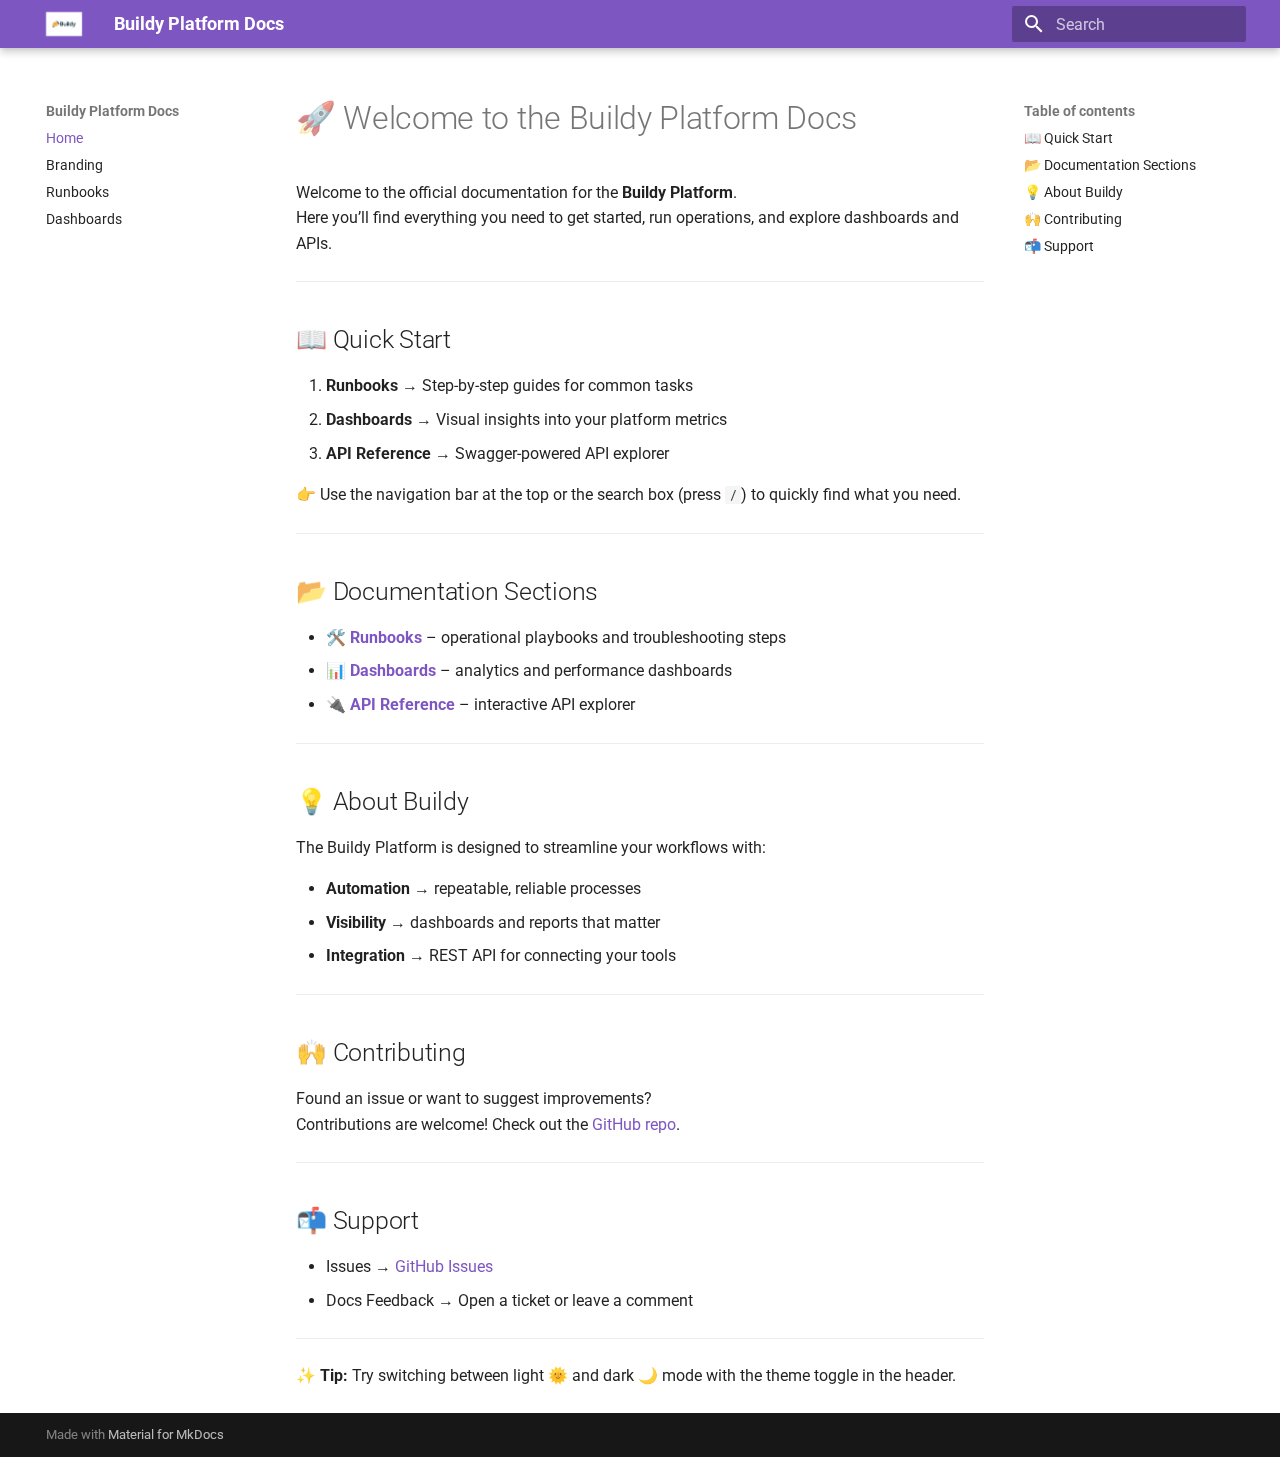
<file: index.html>
<!doctype html>
<html lang="en" class="no-js">
  <head>
    
      <meta charset="utf-8">
      <meta name="viewport" content="width=device-width,initial-scale=1">
      
        <meta name="description" content="Documentation for Buildy platform — guides, branding, runbooks, and dashboards.">
      
      
        <meta name="author" content="Buildy Team">
      
      
        <link rel="canonical" href="https://kello54.github.io/">
      
      
      
        <link rel="next" href="branding/logo/">
      
      
      <link rel="icon" href="images/logo.png">
      <meta name="generator" content="mkdocs-1.6.1, mkdocs-material-9.6.18">
    
    
      
        <title>Buildy Platform Docs</title>
      
    
    
      <link rel="stylesheet" href="assets/stylesheets/main.7e37652d.min.css">
      
        
        <link rel="stylesheet" href="assets/stylesheets/palette.06af60db.min.css">
      
      


    
    
      
    
    
      
        
        
        <link rel="preconnect" href="https://fonts.gstatic.com" crossorigin>
        <link rel="stylesheet" href="https://fonts.googleapis.com/css?family=Roboto:300,300i,400,400i,700,700i%7CRoboto+Mono:400,400i,700,700i&display=fallback">
        <style>:root{--md-text-font:"Roboto";--md-code-font:"Roboto Mono"}</style>
      
    
    
    <script>__md_scope=new URL(".",location),__md_hash=e=>[...e].reduce(((e,_)=>(e<<5)-e+_.charCodeAt(0)),0),__md_get=(e,_=localStorage,t=__md_scope)=>JSON.parse(_.getItem(t.pathname+"."+e)),__md_set=(e,_,t=localStorage,a=__md_scope)=>{try{t.setItem(a.pathname+"."+e,JSON.stringify(_))}catch(e){}}</script>
    
      

    
    
    
  </head>
  
  
    
    
    
    
    
    <body dir="ltr" data-md-color-scheme="default" data-md-color-primary="deep-purple" data-md-color-accent="amber">
  
    
    <input class="md-toggle" data-md-toggle="drawer" type="checkbox" id="__drawer" autocomplete="off">
    <input class="md-toggle" data-md-toggle="search" type="checkbox" id="__search" autocomplete="off">
    <label class="md-overlay" for="__drawer"></label>
    <div data-md-component="skip">
      
        
        <a href="#welcome-to-the-buildy-platform-docs" class="md-skip">
          Skip to content
        </a>
      
    </div>
    <div data-md-component="announce">
      
    </div>
    
    
      

  

<header class="md-header md-header--shadow" data-md-component="header">
  <nav class="md-header__inner md-grid" aria-label="Header">
    <a href="." title="Buildy Platform Docs" class="md-header__button md-logo" aria-label="Buildy Platform Docs" data-md-component="logo">
      
  <img src="images/logo.png" alt="logo">

    </a>
    <label class="md-header__button md-icon" for="__drawer">
      
      <svg xmlns="http://www.w3.org/2000/svg" viewBox="0 0 24 24"><path d="M3 6h18v2H3zm0 5h18v2H3zm0 5h18v2H3z"/></svg>
    </label>
    <div class="md-header__title" data-md-component="header-title">
      <div class="md-header__ellipsis">
        <div class="md-header__topic">
          <span class="md-ellipsis">
            Buildy Platform Docs
          </span>
        </div>
        <div class="md-header__topic" data-md-component="header-topic">
          <span class="md-ellipsis">
            
              Home
            
          </span>
        </div>
      </div>
    </div>
    
      
    
    
    
    
      
      
        <label class="md-header__button md-icon" for="__search">
          
          <svg xmlns="http://www.w3.org/2000/svg" viewBox="0 0 24 24"><path d="M9.5 3A6.5 6.5 0 0 1 16 9.5c0 1.61-.59 3.09-1.56 4.23l.27.27h.79l5 5-1.5 1.5-5-5v-.79l-.27-.27A6.52 6.52 0 0 1 9.5 16 6.5 6.5 0 0 1 3 9.5 6.5 6.5 0 0 1 9.5 3m0 2C7 5 5 7 5 9.5S7 14 9.5 14 14 12 14 9.5 12 5 9.5 5"/></svg>
        </label>
        <div class="md-search" data-md-component="search" role="dialog">
  <label class="md-search__overlay" for="__search"></label>
  <div class="md-search__inner" role="search">
    <form class="md-search__form" name="search">
      <input type="text" class="md-search__input" name="query" aria-label="Search" placeholder="Search" autocapitalize="off" autocorrect="off" autocomplete="off" spellcheck="false" data-md-component="search-query" required>
      <label class="md-search__icon md-icon" for="__search">
        
        <svg xmlns="http://www.w3.org/2000/svg" viewBox="0 0 24 24"><path d="M9.5 3A6.5 6.5 0 0 1 16 9.5c0 1.61-.59 3.09-1.56 4.23l.27.27h.79l5 5-1.5 1.5-5-5v-.79l-.27-.27A6.52 6.52 0 0 1 9.5 16 6.5 6.5 0 0 1 3 9.5 6.5 6.5 0 0 1 9.5 3m0 2C7 5 5 7 5 9.5S7 14 9.5 14 14 12 14 9.5 12 5 9.5 5"/></svg>
        
        <svg xmlns="http://www.w3.org/2000/svg" viewBox="0 0 24 24"><path d="M20 11v2H8l5.5 5.5-1.42 1.42L4.16 12l7.92-7.92L13.5 5.5 8 11z"/></svg>
      </label>
      <nav class="md-search__options" aria-label="Search">
        
        <button type="reset" class="md-search__icon md-icon" title="Clear" aria-label="Clear" tabindex="-1">
          
          <svg xmlns="http://www.w3.org/2000/svg" viewBox="0 0 24 24"><path d="M19 6.41 17.59 5 12 10.59 6.41 5 5 6.41 10.59 12 5 17.59 6.41 19 12 13.41 17.59 19 19 17.59 13.41 12z"/></svg>
        </button>
      </nav>
      
        <div class="md-search__suggest" data-md-component="search-suggest"></div>
      
    </form>
    <div class="md-search__output">
      <div class="md-search__scrollwrap" tabindex="0" data-md-scrollfix>
        <div class="md-search-result" data-md-component="search-result">
          <div class="md-search-result__meta">
            Initializing search
          </div>
          <ol class="md-search-result__list" role="presentation"></ol>
        </div>
      </div>
    </div>
  </div>
</div>
      
    
    
  </nav>
  
</header>
    
    <div class="md-container" data-md-component="container">
      
      
        
          
        
      
      <main class="md-main" data-md-component="main">
        <div class="md-main__inner md-grid">
          
            
              
              <div class="md-sidebar md-sidebar--primary" data-md-component="sidebar" data-md-type="navigation" >
                <div class="md-sidebar__scrollwrap">
                  <div class="md-sidebar__inner">
                    



<nav class="md-nav md-nav--primary" aria-label="Navigation" data-md-level="0">
  <label class="md-nav__title" for="__drawer">
    <a href="." title="Buildy Platform Docs" class="md-nav__button md-logo" aria-label="Buildy Platform Docs" data-md-component="logo">
      
  <img src="images/logo.png" alt="logo">

    </a>
    Buildy Platform Docs
  </label>
  
  <ul class="md-nav__list" data-md-scrollfix>
    
      
      
  
  
    
  
  
  
    <li class="md-nav__item md-nav__item--active">
      
      <input class="md-nav__toggle md-toggle" type="checkbox" id="__toc">
      
      
        
      
      
        <label class="md-nav__link md-nav__link--active" for="__toc">
          
  
  
  <span class="md-ellipsis">
    Home
    
  </span>
  

          <span class="md-nav__icon md-icon"></span>
        </label>
      
      <a href="." class="md-nav__link md-nav__link--active">
        
  
  
  <span class="md-ellipsis">
    Home
    
  </span>
  

      </a>
      
        

<nav class="md-nav md-nav--secondary" aria-label="Table of contents">
  
  
  
    
  
  
    <label class="md-nav__title" for="__toc">
      <span class="md-nav__icon md-icon"></span>
      Table of contents
    </label>
    <ul class="md-nav__list" data-md-component="toc" data-md-scrollfix>
      
        <li class="md-nav__item">
  <a href="#quick-start" class="md-nav__link">
    <span class="md-ellipsis">
      📖 Quick Start
    </span>
  </a>
  
</li>
      
        <li class="md-nav__item">
  <a href="#documentation-sections" class="md-nav__link">
    <span class="md-ellipsis">
      📂 Documentation Sections
    </span>
  </a>
  
</li>
      
        <li class="md-nav__item">
  <a href="#about-buildy" class="md-nav__link">
    <span class="md-ellipsis">
      💡 About Buildy
    </span>
  </a>
  
</li>
      
        <li class="md-nav__item">
  <a href="#contributing" class="md-nav__link">
    <span class="md-ellipsis">
      🙌 Contributing
    </span>
  </a>
  
</li>
      
        <li class="md-nav__item">
  <a href="#support" class="md-nav__link">
    <span class="md-ellipsis">
      📬 Support
    </span>
  </a>
  
</li>
      
    </ul>
  
</nav>
      
    </li>
  

    
      
      
  
  
  
  
    <li class="md-nav__item">
      <a href="branding/logo/" class="md-nav__link">
        
  
  
  <span class="md-ellipsis">
    Branding
    
  </span>
  

      </a>
    </li>
  

    
      
      
  
  
  
  
    <li class="md-nav__item">
      <a href="runbooks/" class="md-nav__link">
        
  
  
  <span class="md-ellipsis">
    Runbooks
    
  </span>
  

      </a>
    </li>
  

    
      
      
  
  
  
  
    <li class="md-nav__item">
      <a href="dashboards/" class="md-nav__link">
        
  
  
  <span class="md-ellipsis">
    Dashboards
    
  </span>
  

      </a>
    </li>
  

    
  </ul>
</nav>
                  </div>
                </div>
              </div>
            
            
              
              <div class="md-sidebar md-sidebar--secondary" data-md-component="sidebar" data-md-type="toc" >
                <div class="md-sidebar__scrollwrap">
                  <div class="md-sidebar__inner">
                    

<nav class="md-nav md-nav--secondary" aria-label="Table of contents">
  
  
  
    
  
  
    <label class="md-nav__title" for="__toc">
      <span class="md-nav__icon md-icon"></span>
      Table of contents
    </label>
    <ul class="md-nav__list" data-md-component="toc" data-md-scrollfix>
      
        <li class="md-nav__item">
  <a href="#quick-start" class="md-nav__link">
    <span class="md-ellipsis">
      📖 Quick Start
    </span>
  </a>
  
</li>
      
        <li class="md-nav__item">
  <a href="#documentation-sections" class="md-nav__link">
    <span class="md-ellipsis">
      📂 Documentation Sections
    </span>
  </a>
  
</li>
      
        <li class="md-nav__item">
  <a href="#about-buildy" class="md-nav__link">
    <span class="md-ellipsis">
      💡 About Buildy
    </span>
  </a>
  
</li>
      
        <li class="md-nav__item">
  <a href="#contributing" class="md-nav__link">
    <span class="md-ellipsis">
      🙌 Contributing
    </span>
  </a>
  
</li>
      
        <li class="md-nav__item">
  <a href="#support" class="md-nav__link">
    <span class="md-ellipsis">
      📬 Support
    </span>
  </a>
  
</li>
      
    </ul>
  
</nav>
                  </div>
                </div>
              </div>
            
          
          
            <div class="md-content" data-md-component="content">
              <article class="md-content__inner md-typeset">
                
                  



<h1 id="welcome-to-the-buildy-platform-docs">🚀 Welcome to the Buildy Platform Docs</h1>
<p>Welcome to the official documentation for the <strong>Buildy Platform</strong>.<br />
Here you’ll find everything you need to get started, run operations, and explore dashboards and APIs.</p>
<hr />
<h2 id="quick-start">📖 Quick Start</h2>
<ol>
<li><strong>Runbooks</strong> → Step-by-step guides for common tasks  </li>
<li><strong>Dashboards</strong> → Visual insights into your platform metrics  </li>
<li><strong>API Reference</strong> → Swagger-powered API explorer  </li>
</ol>
<p>👉 Use the navigation bar at the top or the search box (press <code>/</code>) to quickly find what you need.</p>
<hr />
<h2 id="documentation-sections">📂 Documentation Sections</h2>
<ul>
<li>🛠️ <a href="runbooks/"><strong>Runbooks</strong></a> – operational playbooks and troubleshooting steps  </li>
<li>📊 <a href="dashboards/"><strong>Dashboards</strong></a> – analytics and performance dashboards  </li>
<li>🔌 <a href="platform.json"><strong>API Reference</strong></a> – interactive API explorer  </li>
</ul>
<hr />
<h2 id="about-buildy">💡 About Buildy</h2>
<p>The Buildy Platform is designed to streamline your workflows with:  </p>
<ul>
<li><strong>Automation</strong> → repeatable, reliable processes  </li>
<li><strong>Visibility</strong> → dashboards and reports that matter  </li>
<li><strong>Integration</strong> → REST API for connecting your tools  </li>
</ul>
<hr />
<h2 id="contributing">🙌 Contributing</h2>
<p>Found an issue or want to suggest improvements?<br />
Contributions are welcome! Check out the <a href="https://github.com/kello54/Buildy">GitHub repo</a>.</p>
<hr />
<h2 id="support">📬 Support</h2>
<ul>
<li>Issues → <a href="https://github.com/kello54/Buildy/issues">GitHub Issues</a>  </li>
<li>Docs Feedback → Open a ticket or leave a comment  </li>
</ul>
<hr />
<p>✨ <strong>Tip:</strong> Try switching between light 🌞 and dark 🌙 mode with the theme toggle in the header.</p>












                
              </article>
            </div>
          
          
<script>var target=document.getElementById(location.hash.slice(1));target&&target.name&&(target.checked=target.name.startsWith("__tabbed_"))</script>
        </div>
        
          <button type="button" class="md-top md-icon" data-md-component="top" hidden>
  
  <svg xmlns="http://www.w3.org/2000/svg" viewBox="0 0 24 24"><path d="M13 20h-2V8l-5.5 5.5-1.42-1.42L12 4.16l7.92 7.92-1.42 1.42L13 8z"/></svg>
  Back to top
</button>
        
      </main>
      
        <footer class="md-footer">
  
  <div class="md-footer-meta md-typeset">
    <div class="md-footer-meta__inner md-grid">
      <div class="md-copyright">
  
  
    Made with
    <a href="https://squidfunk.github.io/mkdocs-material/" target="_blank" rel="noopener">
      Material for MkDocs
    </a>
  
</div>
      
    </div>
  </div>
</footer>
      
    </div>
    <div class="md-dialog" data-md-component="dialog">
      <div class="md-dialog__inner md-typeset"></div>
    </div>
    
    
    
      
      <script id="__config" type="application/json">{"base": ".", "features": ["navigation.instant", "navigation.sections", "navigation.top", "search.highlight", "search.suggest"], "search": "assets/javascripts/workers/search.973d3a69.min.js", "tags": null, "translations": {"clipboard.copied": "Copied to clipboard", "clipboard.copy": "Copy to clipboard", "search.result.more.one": "1 more on this page", "search.result.more.other": "# more on this page", "search.result.none": "No matching documents", "search.result.one": "1 matching document", "search.result.other": "# matching documents", "search.result.placeholder": "Type to start searching", "search.result.term.missing": "Missing", "select.version": "Select version"}, "version": null}</script>
    
    
      <script src="assets/javascripts/bundle.92b07e13.min.js"></script>
      
    
  </body>
</html>
</file>
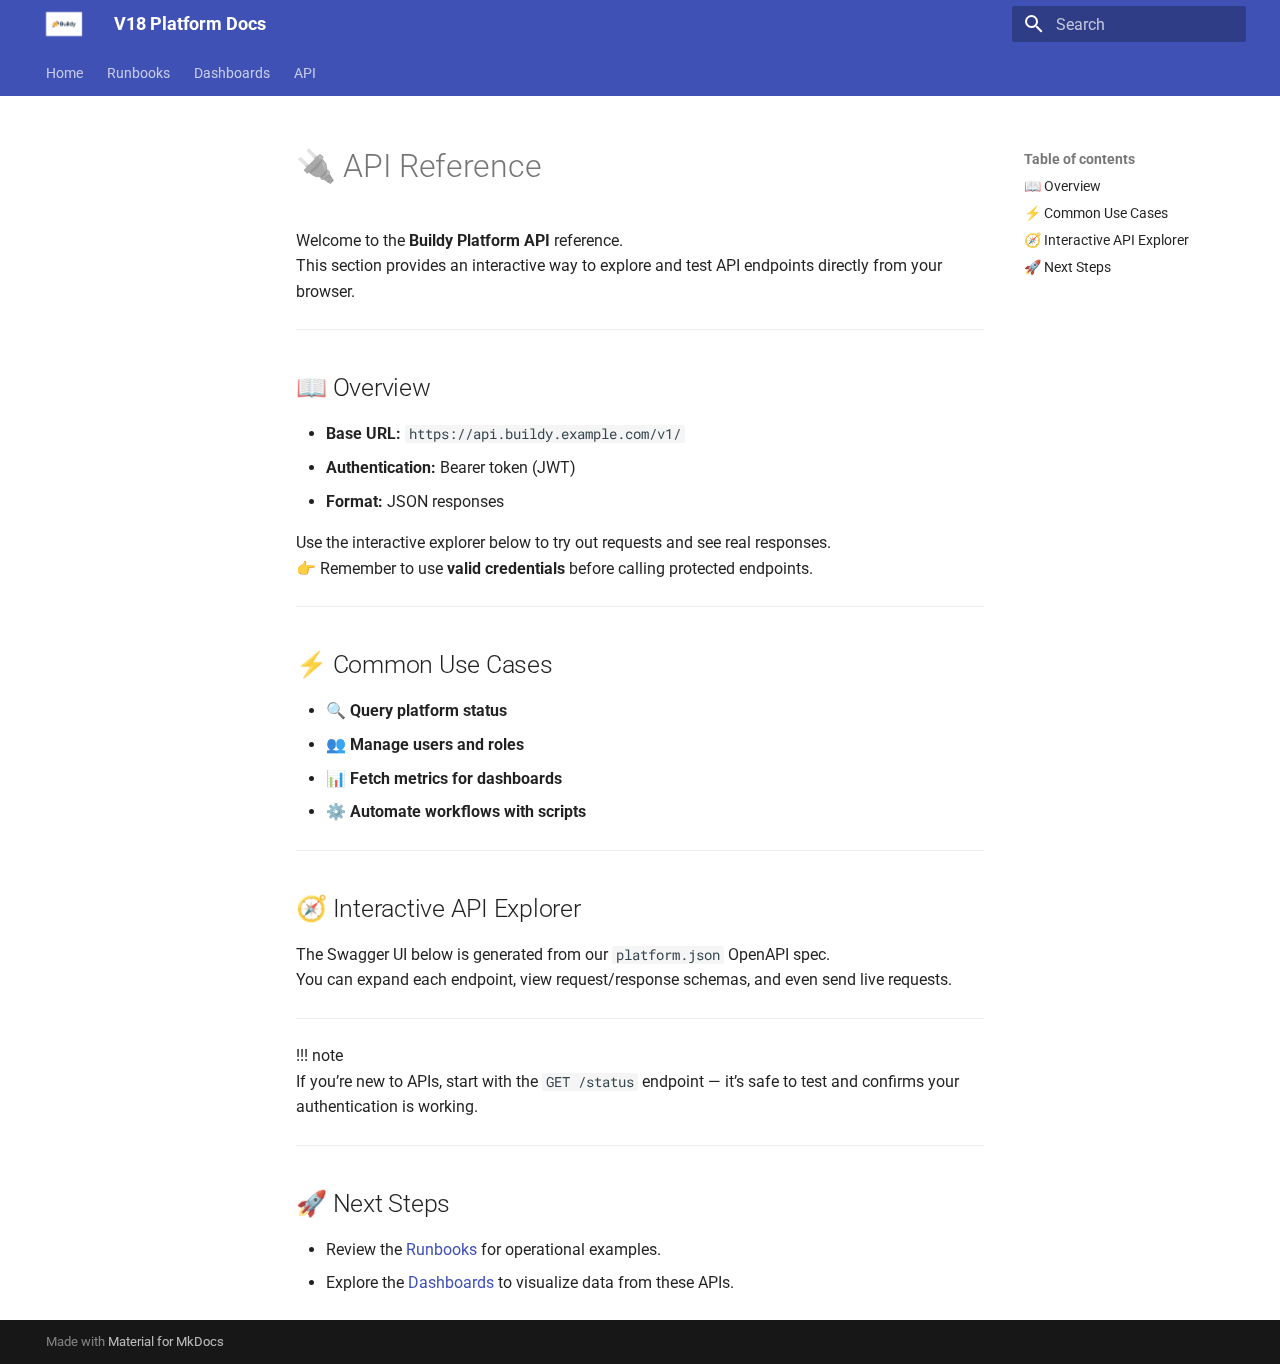
<file: api/index.html>
<!doctype html>
<html lang="en" class="no-js">
  <head>
    
      <meta charset="utf-8">
      <meta name="viewport" content="width=device-width,initial-scale=1">
      
      
      
      
      
      
      <link rel="icon" href="../images/favicon.png">
      <meta name="generator" content="mkdocs-1.6.1, mkdocs-material-9.6.18">
    
    
      
        <title>🔌 API Reference - V18 Platform Docs</title>
      
    
    
      <link rel="stylesheet" href="../assets/stylesheets/main.7e37652d.min.css">
      
      


    
    
      
    
    
      
        
        
        <link rel="preconnect" href="https://fonts.gstatic.com" crossorigin>
        <link rel="stylesheet" href="https://fonts.googleapis.com/css?family=Roboto:300,300i,400,400i,700,700i%7CRoboto+Mono:400,400i,700,700i&display=fallback">
        <style>:root{--md-text-font:"Roboto";--md-code-font:"Roboto Mono"}</style>
      
    
    
    <script>__md_scope=new URL("..",location),__md_hash=e=>[...e].reduce(((e,_)=>(e<<5)-e+_.charCodeAt(0)),0),__md_get=(e,_=localStorage,t=__md_scope)=>JSON.parse(_.getItem(t.pathname+"."+e)),__md_set=(e,_,t=localStorage,a=__md_scope)=>{try{t.setItem(a.pathname+"."+e,JSON.stringify(_))}catch(e){}}</script>
    
      

    
    
    
  </head>
  
  
    <body dir="ltr">
  
    
    <input class="md-toggle" data-md-toggle="drawer" type="checkbox" id="__drawer" autocomplete="off">
    <input class="md-toggle" data-md-toggle="search" type="checkbox" id="__search" autocomplete="off">
    <label class="md-overlay" for="__drawer"></label>
    <div data-md-component="skip">
      
        
        <a href="#api-reference" class="md-skip">
          Skip to content
        </a>
      
    </div>
    <div data-md-component="announce">
      
    </div>
    
    
      

<header class="md-header" data-md-component="header">
  <nav class="md-header__inner md-grid" aria-label="Header">
    <a href=".." title="V18 Platform Docs" class="md-header__button md-logo" aria-label="V18 Platform Docs" data-md-component="logo">
      
  <img src="../images/logo.png" alt="logo">

    </a>
    <label class="md-header__button md-icon" for="__drawer">
      
      <svg xmlns="http://www.w3.org/2000/svg" viewBox="0 0 24 24"><path d="M3 6h18v2H3zm0 5h18v2H3zm0 5h18v2H3z"/></svg>
    </label>
    <div class="md-header__title" data-md-component="header-title">
      <div class="md-header__ellipsis">
        <div class="md-header__topic">
          <span class="md-ellipsis">
            V18 Platform Docs
          </span>
        </div>
        <div class="md-header__topic" data-md-component="header-topic">
          <span class="md-ellipsis">
            
              🔌 API Reference
            
          </span>
        </div>
      </div>
    </div>
    
    
      <script>var palette=__md_get("__palette");if(palette&&palette.color){if("(prefers-color-scheme)"===palette.color.media){var media=matchMedia("(prefers-color-scheme: light)"),input=document.querySelector(media.matches?"[data-md-color-media='(prefers-color-scheme: light)']":"[data-md-color-media='(prefers-color-scheme: dark)']");palette.color.media=input.getAttribute("data-md-color-media"),palette.color.scheme=input.getAttribute("data-md-color-scheme"),palette.color.primary=input.getAttribute("data-md-color-primary"),palette.color.accent=input.getAttribute("data-md-color-accent")}for(var[key,value]of Object.entries(palette.color))document.body.setAttribute("data-md-color-"+key,value)}</script>
    
    
    
      
      
        <label class="md-header__button md-icon" for="__search">
          
          <svg xmlns="http://www.w3.org/2000/svg" viewBox="0 0 24 24"><path d="M9.5 3A6.5 6.5 0 0 1 16 9.5c0 1.61-.59 3.09-1.56 4.23l.27.27h.79l5 5-1.5 1.5-5-5v-.79l-.27-.27A6.52 6.52 0 0 1 9.5 16 6.5 6.5 0 0 1 3 9.5 6.5 6.5 0 0 1 9.5 3m0 2C7 5 5 7 5 9.5S7 14 9.5 14 14 12 14 9.5 12 5 9.5 5"/></svg>
        </label>
        <div class="md-search" data-md-component="search" role="dialog">
  <label class="md-search__overlay" for="__search"></label>
  <div class="md-search__inner" role="search">
    <form class="md-search__form" name="search">
      <input type="text" class="md-search__input" name="query" aria-label="Search" placeholder="Search" autocapitalize="off" autocorrect="off" autocomplete="off" spellcheck="false" data-md-component="search-query" required>
      <label class="md-search__icon md-icon" for="__search">
        
        <svg xmlns="http://www.w3.org/2000/svg" viewBox="0 0 24 24"><path d="M9.5 3A6.5 6.5 0 0 1 16 9.5c0 1.61-.59 3.09-1.56 4.23l.27.27h.79l5 5-1.5 1.5-5-5v-.79l-.27-.27A6.52 6.52 0 0 1 9.5 16 6.5 6.5 0 0 1 3 9.5 6.5 6.5 0 0 1 9.5 3m0 2C7 5 5 7 5 9.5S7 14 9.5 14 14 12 14 9.5 12 5 9.5 5"/></svg>
        
        <svg xmlns="http://www.w3.org/2000/svg" viewBox="0 0 24 24"><path d="M20 11v2H8l5.5 5.5-1.42 1.42L4.16 12l7.92-7.92L13.5 5.5 8 11z"/></svg>
      </label>
      <nav class="md-search__options" aria-label="Search">
        
        <button type="reset" class="md-search__icon md-icon" title="Clear" aria-label="Clear" tabindex="-1">
          
          <svg xmlns="http://www.w3.org/2000/svg" viewBox="0 0 24 24"><path d="M19 6.41 17.59 5 12 10.59 6.41 5 5 6.41 10.59 12 5 17.59 6.41 19 12 13.41 17.59 19 19 17.59 13.41 12z"/></svg>
        </button>
      </nav>
      
        <div class="md-search__suggest" data-md-component="search-suggest"></div>
      
    </form>
    <div class="md-search__output">
      <div class="md-search__scrollwrap" tabindex="0" data-md-scrollfix>
        <div class="md-search-result" data-md-component="search-result">
          <div class="md-search-result__meta">
            Initializing search
          </div>
          <ol class="md-search-result__list" role="presentation"></ol>
        </div>
      </div>
    </div>
  </div>
</div>
      
    
    
  </nav>
  
</header>
    
    <div class="md-container" data-md-component="container">
      
      
        
          
            
<nav class="md-tabs" aria-label="Tabs" data-md-component="tabs">
  <div class="md-grid">
    <ul class="md-tabs__list">
      
        
  
  
  
  
    <li class="md-tabs__item">
      <a href=".." class="md-tabs__link">
        
  
  
    
  
  Home

      </a>
    </li>
  

      
        
  
  
  
  
    <li class="md-tabs__item">
      <a href="../runbooks/index.md" class="md-tabs__link">
        
  
  
    
  
  Runbooks

      </a>
    </li>
  

      
        
  
  
  
  
    <li class="md-tabs__item">
      <a href="../dashboards/index.md" class="md-tabs__link">
        
  
  
    
  
  Dashboards

      </a>
    </li>
  

      
        
  
  
  
  
    <li class="md-tabs__item">
      <a href="index.md" class="md-tabs__link">
        
  
  
    
  
  API

      </a>
    </li>
  

      
    </ul>
  </div>
</nav>
          
        
      
      <main class="md-main" data-md-component="main">
        <div class="md-main__inner md-grid">
          
            
              
              <div class="md-sidebar md-sidebar--primary" data-md-component="sidebar" data-md-type="navigation" >
                <div class="md-sidebar__scrollwrap">
                  <div class="md-sidebar__inner">
                    


  


<nav class="md-nav md-nav--primary md-nav--lifted" aria-label="Navigation" data-md-level="0">
  <label class="md-nav__title" for="__drawer">
    <a href=".." title="V18 Platform Docs" class="md-nav__button md-logo" aria-label="V18 Platform Docs" data-md-component="logo">
      
  <img src="../images/logo.png" alt="logo">

    </a>
    V18 Platform Docs
  </label>
  
  <ul class="md-nav__list" data-md-scrollfix>
    
      
      
  
  
  
  
    <li class="md-nav__item">
      <a href=".." class="md-nav__link">
        
  
  
  <span class="md-ellipsis">
    Home
    
  </span>
  

      </a>
    </li>
  

    
      
      
  
  
  
  
    <li class="md-nav__item">
      <a href="../runbooks/index.md" class="md-nav__link">
        
  
  
  <span class="md-ellipsis">
    Runbooks
    
  </span>
  

      </a>
    </li>
  

    
      
      
  
  
  
  
    <li class="md-nav__item">
      <a href="../dashboards/index.md" class="md-nav__link">
        
  
  
  <span class="md-ellipsis">
    Dashboards
    
  </span>
  

      </a>
    </li>
  

    
      
      
  
  
  
  
    <li class="md-nav__item">
      <a href="index.md" class="md-nav__link">
        
  
  
  <span class="md-ellipsis">
    API
    
  </span>
  

      </a>
    </li>
  

    
  </ul>
</nav>
                  </div>
                </div>
              </div>
            
            
              
              <div class="md-sidebar md-sidebar--secondary" data-md-component="sidebar" data-md-type="toc" >
                <div class="md-sidebar__scrollwrap">
                  <div class="md-sidebar__inner">
                    

<nav class="md-nav md-nav--secondary" aria-label="Table of contents">
  
  
  
    
  
  
    <label class="md-nav__title" for="__toc">
      <span class="md-nav__icon md-icon"></span>
      Table of contents
    </label>
    <ul class="md-nav__list" data-md-component="toc" data-md-scrollfix>
      
        <li class="md-nav__item">
  <a href="#overview" class="md-nav__link">
    <span class="md-ellipsis">
      📖 Overview
    </span>
  </a>
  
</li>
      
        <li class="md-nav__item">
  <a href="#common-use-cases" class="md-nav__link">
    <span class="md-ellipsis">
      ⚡ Common Use Cases
    </span>
  </a>
  
</li>
      
        <li class="md-nav__item">
  <a href="#interactive-api-explorer" class="md-nav__link">
    <span class="md-ellipsis">
      🧭 Interactive API Explorer
    </span>
  </a>
  
</li>
      
        <li class="md-nav__item">
  <a href="#next-steps" class="md-nav__link">
    <span class="md-ellipsis">
      🚀 Next Steps
    </span>
  </a>
  
</li>
      
    </ul>
  
</nav>
                  </div>
                </div>
              </div>
            
          
          
            <div class="md-content" data-md-component="content">
              <article class="md-content__inner md-typeset">
                
                  



<h1 id="api-reference">🔌 API Reference</h1>
<p>Welcome to the <strong>Buildy Platform API</strong> reference.<br />
This section provides an interactive way to explore and test API endpoints directly from your browser.</p>
<hr />
<h2 id="overview">📖 Overview</h2>
<ul>
<li><strong>Base URL:</strong> <code>https://api.buildy.example.com/v1/</code>  </li>
<li><strong>Authentication:</strong> Bearer token (JWT)  </li>
<li><strong>Format:</strong> JSON responses  </li>
</ul>
<p>Use the interactive explorer below to try out requests and see real responses.<br />
👉 Remember to use <strong>valid credentials</strong> before calling protected endpoints.</p>
<hr />
<h2 id="common-use-cases">⚡ Common Use Cases</h2>
<ul>
<li>🔍 <strong>Query platform status</strong>  </li>
<li>👥 <strong>Manage users and roles</strong>  </li>
<li>📊 <strong>Fetch metrics for dashboards</strong>  </li>
<li>⚙️ <strong>Automate workflows with scripts</strong>  </li>
</ul>
<hr />
<h2 id="interactive-api-explorer">🧭 Interactive API Explorer</h2>
<p>The Swagger UI below is generated from our <code>platform.json</code> OpenAPI spec.<br />
You can expand each endpoint, view request/response schemas, and even send live requests.</p>
<hr />
<p>!!! note<br />
    If you’re new to APIs, start with the <code>GET /status</code> endpoint — it’s safe to test and confirms your authentication is working.</p>
<hr />
<h2 id="next-steps">🚀 Next Steps</h2>
<ul>
<li>Review the <a href="../runbooks/">Runbooks</a> for operational examples.  </li>
<li>Explore the <a href="../dashboards/">Dashboards</a> to visualize data from these APIs.  </li>
</ul>












                
              </article>
            </div>
          
          
<script>var target=document.getElementById(location.hash.slice(1));target&&target.name&&(target.checked=target.name.startsWith("__tabbed_"))</script>
        </div>
        
      </main>
      
        <footer class="md-footer">
  
  <div class="md-footer-meta md-typeset">
    <div class="md-footer-meta__inner md-grid">
      <div class="md-copyright">
  
  
    Made with
    <a href="https://squidfunk.github.io/mkdocs-material/" target="_blank" rel="noopener">
      Material for MkDocs
    </a>
  
</div>
      
    </div>
  </div>
</footer>
      
    </div>
    <div class="md-dialog" data-md-component="dialog">
      <div class="md-dialog__inner md-typeset"></div>
    </div>
    
    
    
      
      <script id="__config" type="application/json">{"base": "..", "features": ["navigation.tabs", "navigation.sections", "search.highlight", "search.suggest", "content.code.copy"], "search": "../assets/javascripts/workers/search.973d3a69.min.js", "tags": null, "translations": {"clipboard.copied": "Copied to clipboard", "clipboard.copy": "Copy to clipboard", "search.result.more.one": "1 more on this page", "search.result.more.other": "# more on this page", "search.result.none": "No matching documents", "search.result.one": "1 matching document", "search.result.other": "# matching documents", "search.result.placeholder": "Type to start searching", "search.result.term.missing": "Missing", "select.version": "Select version"}, "version": null}</script>
    
    
      <script src="../assets/javascripts/bundle.92b07e13.min.js"></script>
      
    
  </body>
</html>
</file>
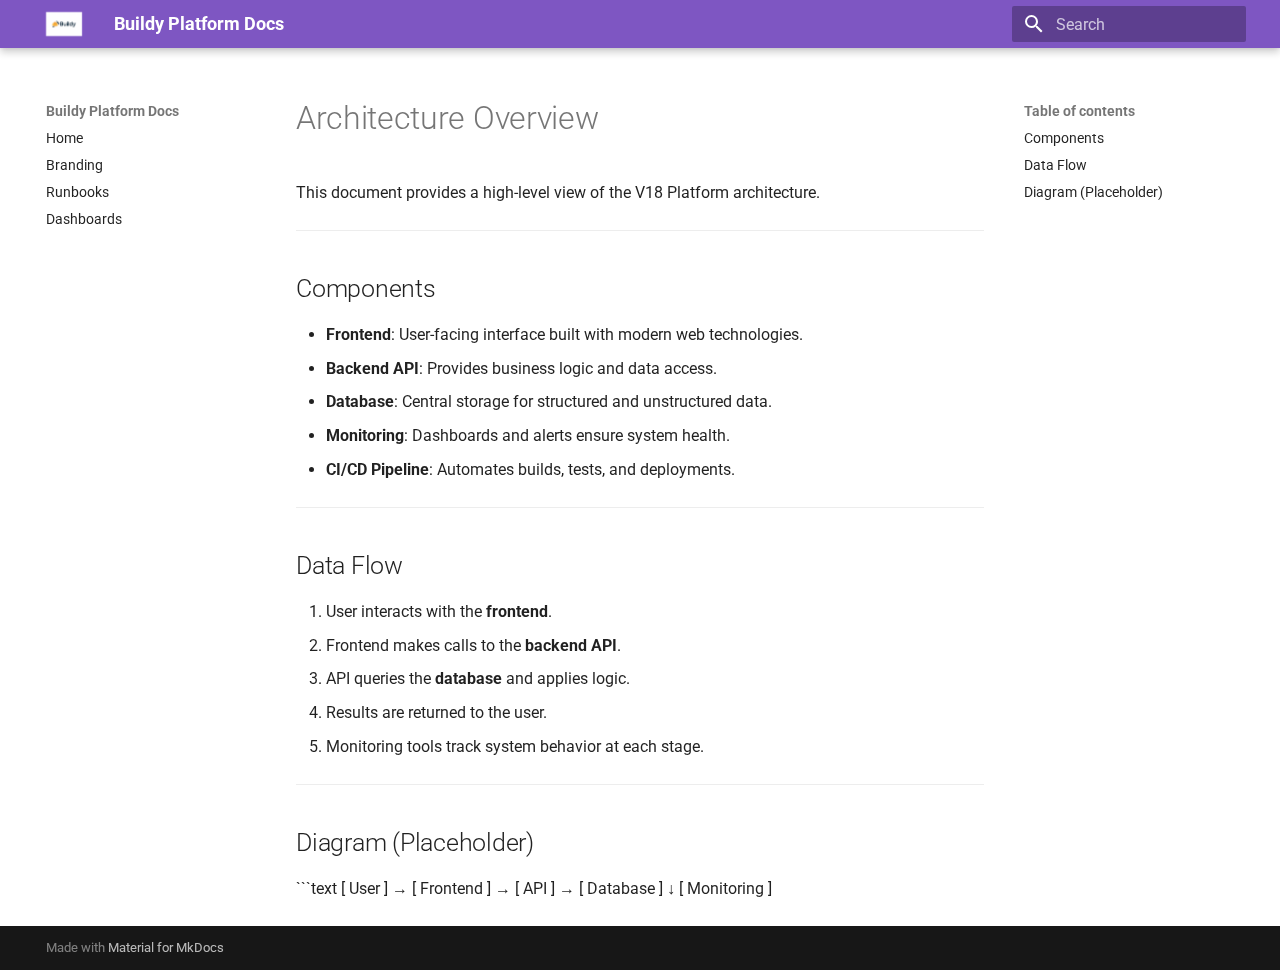
<file: architecture/index.html>
<!doctype html>
<html lang="en" class="no-js">
  <head>
    
      <meta charset="utf-8">
      <meta name="viewport" content="width=device-width,initial-scale=1">
      
        <meta name="description" content="Documentation for Buildy platform — guides, branding, runbooks, and dashboards.">
      
      
        <meta name="author" content="Buildy Team">
      
      
        <link rel="canonical" href="https://kello54.github.io/architecture/">
      
      
      
      
      <link rel="icon" href="../images/logo.png">
      <meta name="generator" content="mkdocs-1.6.1, mkdocs-material-9.6.18">
    
    
      
        <title>Architecture Overview - Buildy Platform Docs</title>
      
    
    
      <link rel="stylesheet" href="../assets/stylesheets/main.7e37652d.min.css">
      
        
        <link rel="stylesheet" href="../assets/stylesheets/palette.06af60db.min.css">
      
      


    
    
      
    
    
      
        
        
        <link rel="preconnect" href="https://fonts.gstatic.com" crossorigin>
        <link rel="stylesheet" href="https://fonts.googleapis.com/css?family=Roboto:300,300i,400,400i,700,700i%7CRoboto+Mono:400,400i,700,700i&display=fallback">
        <style>:root{--md-text-font:"Roboto";--md-code-font:"Roboto Mono"}</style>
      
    
    
    <script>__md_scope=new URL("..",location),__md_hash=e=>[...e].reduce(((e,_)=>(e<<5)-e+_.charCodeAt(0)),0),__md_get=(e,_=localStorage,t=__md_scope)=>JSON.parse(_.getItem(t.pathname+"."+e)),__md_set=(e,_,t=localStorage,a=__md_scope)=>{try{t.setItem(a.pathname+"."+e,JSON.stringify(_))}catch(e){}}</script>
    
      

    
    
    
  </head>
  
  
    
    
    
    
    
    <body dir="ltr" data-md-color-scheme="default" data-md-color-primary="deep-purple" data-md-color-accent="amber">
  
    
    <input class="md-toggle" data-md-toggle="drawer" type="checkbox" id="__drawer" autocomplete="off">
    <input class="md-toggle" data-md-toggle="search" type="checkbox" id="__search" autocomplete="off">
    <label class="md-overlay" for="__drawer"></label>
    <div data-md-component="skip">
      
        
        <a href="#architecture-overview" class="md-skip">
          Skip to content
        </a>
      
    </div>
    <div data-md-component="announce">
      
    </div>
    
    
      

  

<header class="md-header md-header--shadow" data-md-component="header">
  <nav class="md-header__inner md-grid" aria-label="Header">
    <a href=".." title="Buildy Platform Docs" class="md-header__button md-logo" aria-label="Buildy Platform Docs" data-md-component="logo">
      
  <img src="../images/logo.png" alt="logo">

    </a>
    <label class="md-header__button md-icon" for="__drawer">
      
      <svg xmlns="http://www.w3.org/2000/svg" viewBox="0 0 24 24"><path d="M3 6h18v2H3zm0 5h18v2H3zm0 5h18v2H3z"/></svg>
    </label>
    <div class="md-header__title" data-md-component="header-title">
      <div class="md-header__ellipsis">
        <div class="md-header__topic">
          <span class="md-ellipsis">
            Buildy Platform Docs
          </span>
        </div>
        <div class="md-header__topic" data-md-component="header-topic">
          <span class="md-ellipsis">
            
              Architecture Overview
            
          </span>
        </div>
      </div>
    </div>
    
      
    
    
    
    
      
      
        <label class="md-header__button md-icon" for="__search">
          
          <svg xmlns="http://www.w3.org/2000/svg" viewBox="0 0 24 24"><path d="M9.5 3A6.5 6.5 0 0 1 16 9.5c0 1.61-.59 3.09-1.56 4.23l.27.27h.79l5 5-1.5 1.5-5-5v-.79l-.27-.27A6.52 6.52 0 0 1 9.5 16 6.5 6.5 0 0 1 3 9.5 6.5 6.5 0 0 1 9.5 3m0 2C7 5 5 7 5 9.5S7 14 9.5 14 14 12 14 9.5 12 5 9.5 5"/></svg>
        </label>
        <div class="md-search" data-md-component="search" role="dialog">
  <label class="md-search__overlay" for="__search"></label>
  <div class="md-search__inner" role="search">
    <form class="md-search__form" name="search">
      <input type="text" class="md-search__input" name="query" aria-label="Search" placeholder="Search" autocapitalize="off" autocorrect="off" autocomplete="off" spellcheck="false" data-md-component="search-query" required>
      <label class="md-search__icon md-icon" for="__search">
        
        <svg xmlns="http://www.w3.org/2000/svg" viewBox="0 0 24 24"><path d="M9.5 3A6.5 6.5 0 0 1 16 9.5c0 1.61-.59 3.09-1.56 4.23l.27.27h.79l5 5-1.5 1.5-5-5v-.79l-.27-.27A6.52 6.52 0 0 1 9.5 16 6.5 6.5 0 0 1 3 9.5 6.5 6.5 0 0 1 9.5 3m0 2C7 5 5 7 5 9.5S7 14 9.5 14 14 12 14 9.5 12 5 9.5 5"/></svg>
        
        <svg xmlns="http://www.w3.org/2000/svg" viewBox="0 0 24 24"><path d="M20 11v2H8l5.5 5.5-1.42 1.42L4.16 12l7.92-7.92L13.5 5.5 8 11z"/></svg>
      </label>
      <nav class="md-search__options" aria-label="Search">
        
        <button type="reset" class="md-search__icon md-icon" title="Clear" aria-label="Clear" tabindex="-1">
          
          <svg xmlns="http://www.w3.org/2000/svg" viewBox="0 0 24 24"><path d="M19 6.41 17.59 5 12 10.59 6.41 5 5 6.41 10.59 12 5 17.59 6.41 19 12 13.41 17.59 19 19 17.59 13.41 12z"/></svg>
        </button>
      </nav>
      
        <div class="md-search__suggest" data-md-component="search-suggest"></div>
      
    </form>
    <div class="md-search__output">
      <div class="md-search__scrollwrap" tabindex="0" data-md-scrollfix>
        <div class="md-search-result" data-md-component="search-result">
          <div class="md-search-result__meta">
            Initializing search
          </div>
          <ol class="md-search-result__list" role="presentation"></ol>
        </div>
      </div>
    </div>
  </div>
</div>
      
    
    
  </nav>
  
</header>
    
    <div class="md-container" data-md-component="container">
      
      
        
          
        
      
      <main class="md-main" data-md-component="main">
        <div class="md-main__inner md-grid">
          
            
              
              <div class="md-sidebar md-sidebar--primary" data-md-component="sidebar" data-md-type="navigation" >
                <div class="md-sidebar__scrollwrap">
                  <div class="md-sidebar__inner">
                    



<nav class="md-nav md-nav--primary" aria-label="Navigation" data-md-level="0">
  <label class="md-nav__title" for="__drawer">
    <a href=".." title="Buildy Platform Docs" class="md-nav__button md-logo" aria-label="Buildy Platform Docs" data-md-component="logo">
      
  <img src="../images/logo.png" alt="logo">

    </a>
    Buildy Platform Docs
  </label>
  
  <ul class="md-nav__list" data-md-scrollfix>
    
      
      
  
  
  
  
    <li class="md-nav__item">
      <a href=".." class="md-nav__link">
        
  
  
  <span class="md-ellipsis">
    Home
    
  </span>
  

      </a>
    </li>
  

    
      
      
  
  
  
  
    <li class="md-nav__item">
      <a href="../branding/logo/" class="md-nav__link">
        
  
  
  <span class="md-ellipsis">
    Branding
    
  </span>
  

      </a>
    </li>
  

    
      
      
  
  
  
  
    <li class="md-nav__item">
      <a href="../runbooks/" class="md-nav__link">
        
  
  
  <span class="md-ellipsis">
    Runbooks
    
  </span>
  

      </a>
    </li>
  

    
      
      
  
  
  
  
    <li class="md-nav__item">
      <a href="../dashboards/" class="md-nav__link">
        
  
  
  <span class="md-ellipsis">
    Dashboards
    
  </span>
  

      </a>
    </li>
  

    
  </ul>
</nav>
                  </div>
                </div>
              </div>
            
            
              
              <div class="md-sidebar md-sidebar--secondary" data-md-component="sidebar" data-md-type="toc" >
                <div class="md-sidebar__scrollwrap">
                  <div class="md-sidebar__inner">
                    

<nav class="md-nav md-nav--secondary" aria-label="Table of contents">
  
  
  
    
  
  
    <label class="md-nav__title" for="__toc">
      <span class="md-nav__icon md-icon"></span>
      Table of contents
    </label>
    <ul class="md-nav__list" data-md-component="toc" data-md-scrollfix>
      
        <li class="md-nav__item">
  <a href="#components" class="md-nav__link">
    <span class="md-ellipsis">
      Components
    </span>
  </a>
  
</li>
      
        <li class="md-nav__item">
  <a href="#data-flow" class="md-nav__link">
    <span class="md-ellipsis">
      Data Flow
    </span>
  </a>
  
</li>
      
        <li class="md-nav__item">
  <a href="#diagram-placeholder" class="md-nav__link">
    <span class="md-ellipsis">
      Diagram (Placeholder)
    </span>
  </a>
  
</li>
      
    </ul>
  
</nav>
                  </div>
                </div>
              </div>
            
          
          
            <div class="md-content" data-md-component="content">
              <article class="md-content__inner md-typeset">
                
                  



<h1 id="architecture-overview">Architecture Overview</h1>
<p>This document provides a high-level view of the V18 Platform architecture.</p>
<hr />
<h2 id="components">Components</h2>
<ul>
<li><strong>Frontend</strong>: User-facing interface built with modern web technologies.</li>
<li><strong>Backend API</strong>: Provides business logic and data access.</li>
<li><strong>Database</strong>: Central storage for structured and unstructured data.</li>
<li><strong>Monitoring</strong>: Dashboards and alerts ensure system health.</li>
<li><strong>CI/CD Pipeline</strong>: Automates builds, tests, and deployments.</li>
</ul>
<hr />
<h2 id="data-flow">Data Flow</h2>
<ol>
<li>User interacts with the <strong>frontend</strong>.</li>
<li>Frontend makes calls to the <strong>backend API</strong>.</li>
<li>API queries the <strong>database</strong> and applies logic.</li>
<li>Results are returned to the user.</li>
<li>Monitoring tools track system behavior at each stage.</li>
</ol>
<hr />
<h2 id="diagram-placeholder">Diagram (Placeholder)</h2>
<p>```text
[ User ] → [ Frontend ] → [ API ] → [ Database ]
                   ↓
             [ Monitoring ]</p>












                
              </article>
            </div>
          
          
<script>var target=document.getElementById(location.hash.slice(1));target&&target.name&&(target.checked=target.name.startsWith("__tabbed_"))</script>
        </div>
        
          <button type="button" class="md-top md-icon" data-md-component="top" hidden>
  
  <svg xmlns="http://www.w3.org/2000/svg" viewBox="0 0 24 24"><path d="M13 20h-2V8l-5.5 5.5-1.42-1.42L12 4.16l7.92 7.92-1.42 1.42L13 8z"/></svg>
  Back to top
</button>
        
      </main>
      
        <footer class="md-footer">
  
  <div class="md-footer-meta md-typeset">
    <div class="md-footer-meta__inner md-grid">
      <div class="md-copyright">
  
  
    Made with
    <a href="https://squidfunk.github.io/mkdocs-material/" target="_blank" rel="noopener">
      Material for MkDocs
    </a>
  
</div>
      
    </div>
  </div>
</footer>
      
    </div>
    <div class="md-dialog" data-md-component="dialog">
      <div class="md-dialog__inner md-typeset"></div>
    </div>
    
    
    
      
      <script id="__config" type="application/json">{"base": "..", "features": ["navigation.instant", "navigation.sections", "navigation.top", "search.highlight", "search.suggest"], "search": "../assets/javascripts/workers/search.973d3a69.min.js", "tags": null, "translations": {"clipboard.copied": "Copied to clipboard", "clipboard.copy": "Copy to clipboard", "search.result.more.one": "1 more on this page", "search.result.more.other": "# more on this page", "search.result.none": "No matching documents", "search.result.one": "1 matching document", "search.result.other": "# matching documents", "search.result.placeholder": "Type to start searching", "search.result.term.missing": "Missing", "select.version": "Select version"}, "version": null}</script>
    
    
      <script src="../assets/javascripts/bundle.92b07e13.min.js"></script>
      
    
  </body>
</html>
</file>
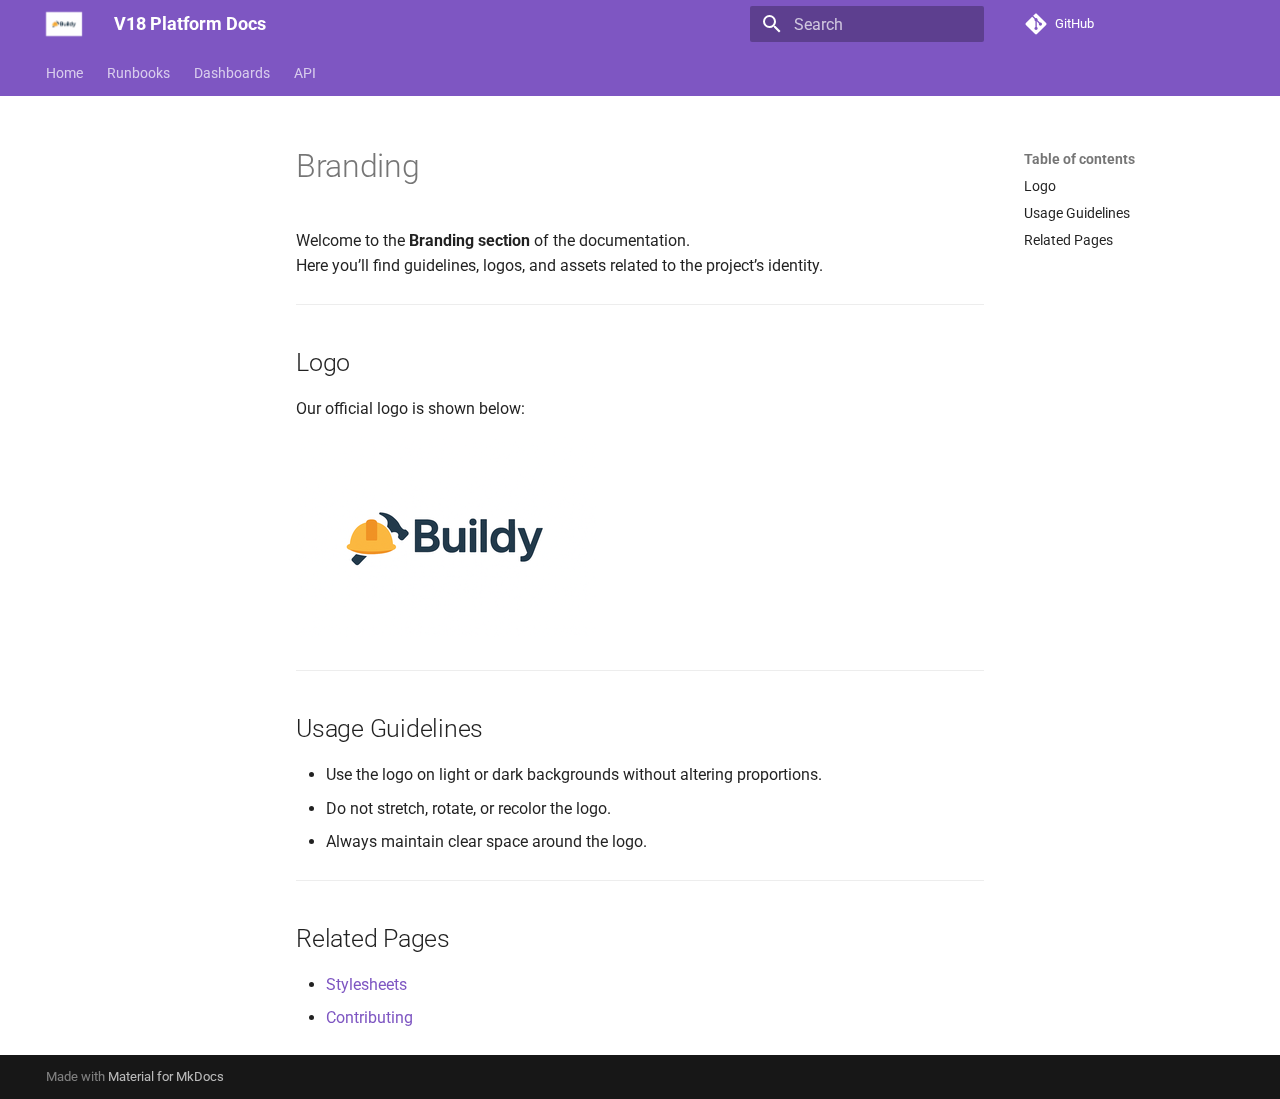
<file: branding/index.html>
<!doctype html>
<html lang="en" class="no-js">
  <head>
    
      <meta charset="utf-8">
      <meta name="viewport" content="width=device-width,initial-scale=1">
      
      
      
        <link rel="canonical" href="https://kello54.github.io/Buildy/branding/">
      
      
      
      
      <link rel="icon" href="../images/favicon.png">
      <meta name="generator" content="mkdocs-1.6.1, mkdocs-material-9.6.18">
    
    
      
        <title>Branding - V18 Platform Docs</title>
      
    
    
      <link rel="stylesheet" href="../assets/stylesheets/main.7e37652d.min.css">
      
        
        <link rel="stylesheet" href="../assets/stylesheets/palette.06af60db.min.css">
      
      


    
    
      
    
    
      
        
        
        <link rel="preconnect" href="https://fonts.gstatic.com" crossorigin>
        <link rel="stylesheet" href="https://fonts.googleapis.com/css?family=Roboto:300,300i,400,400i,700,700i%7CRoboto+Mono:400,400i,700,700i&display=fallback">
        <style>:root{--md-text-font:"Roboto";--md-code-font:"Roboto Mono"}</style>
      
    
    
    <script>__md_scope=new URL("..",location),__md_hash=e=>[...e].reduce(((e,_)=>(e<<5)-e+_.charCodeAt(0)),0),__md_get=(e,_=localStorage,t=__md_scope)=>JSON.parse(_.getItem(t.pathname+"."+e)),__md_set=(e,_,t=localStorage,a=__md_scope)=>{try{t.setItem(a.pathname+"."+e,JSON.stringify(_))}catch(e){}}</script>
    
      

    
    
    
  </head>
  
  
    
    
      
    
    
    
    
    <body dir="ltr" data-md-color-scheme="default" data-md-color-primary="deep-purple" data-md-color-accent="amber">
  
    
    <input class="md-toggle" data-md-toggle="drawer" type="checkbox" id="__drawer" autocomplete="off">
    <input class="md-toggle" data-md-toggle="search" type="checkbox" id="__search" autocomplete="off">
    <label class="md-overlay" for="__drawer"></label>
    <div data-md-component="skip">
      
        
        <a href="#branding" class="md-skip">
          Skip to content
        </a>
      
    </div>
    <div data-md-component="announce">
      
    </div>
    
    
      

<header class="md-header" data-md-component="header">
  <nav class="md-header__inner md-grid" aria-label="Header">
    <a href=".." title="V18 Platform Docs" class="md-header__button md-logo" aria-label="V18 Platform Docs" data-md-component="logo">
      
  <img src="../images/logo.png" alt="logo">

    </a>
    <label class="md-header__button md-icon" for="__drawer">
      
      <svg xmlns="http://www.w3.org/2000/svg" viewBox="0 0 24 24"><path d="M3 6h18v2H3zm0 5h18v2H3zm0 5h18v2H3z"/></svg>
    </label>
    <div class="md-header__title" data-md-component="header-title">
      <div class="md-header__ellipsis">
        <div class="md-header__topic">
          <span class="md-ellipsis">
            V18 Platform Docs
          </span>
        </div>
        <div class="md-header__topic" data-md-component="header-topic">
          <span class="md-ellipsis">
            
              Branding
            
          </span>
        </div>
      </div>
    </div>
    
      
        <form class="md-header__option" data-md-component="palette">
  
    
    
    
    <input class="md-option" data-md-color-media="" data-md-color-scheme="default" data-md-color-primary="deep-purple" data-md-color-accent="amber"  aria-hidden="true"  type="radio" name="__palette" id="__palette_0">
    
  
    
    
    
    <input class="md-option" data-md-color-media="" data-md-color-scheme="slate" data-md-color-primary="deep-purple" data-md-color-accent="amber"  aria-hidden="true"  type="radio" name="__palette" id="__palette_1">
    
  
</form>
      
    
    
      <script>var palette=__md_get("__palette");if(palette&&palette.color){if("(prefers-color-scheme)"===palette.color.media){var media=matchMedia("(prefers-color-scheme: light)"),input=document.querySelector(media.matches?"[data-md-color-media='(prefers-color-scheme: light)']":"[data-md-color-media='(prefers-color-scheme: dark)']");palette.color.media=input.getAttribute("data-md-color-media"),palette.color.scheme=input.getAttribute("data-md-color-scheme"),palette.color.primary=input.getAttribute("data-md-color-primary"),palette.color.accent=input.getAttribute("data-md-color-accent")}for(var[key,value]of Object.entries(palette.color))document.body.setAttribute("data-md-color-"+key,value)}</script>
    
    
    
      
      
        <label class="md-header__button md-icon" for="__search">
          
          <svg xmlns="http://www.w3.org/2000/svg" viewBox="0 0 24 24"><path d="M9.5 3A6.5 6.5 0 0 1 16 9.5c0 1.61-.59 3.09-1.56 4.23l.27.27h.79l5 5-1.5 1.5-5-5v-.79l-.27-.27A6.52 6.52 0 0 1 9.5 16 6.5 6.5 0 0 1 3 9.5 6.5 6.5 0 0 1 9.5 3m0 2C7 5 5 7 5 9.5S7 14 9.5 14 14 12 14 9.5 12 5 9.5 5"/></svg>
        </label>
        <div class="md-search" data-md-component="search" role="dialog">
  <label class="md-search__overlay" for="__search"></label>
  <div class="md-search__inner" role="search">
    <form class="md-search__form" name="search">
      <input type="text" class="md-search__input" name="query" aria-label="Search" placeholder="Search" autocapitalize="off" autocorrect="off" autocomplete="off" spellcheck="false" data-md-component="search-query" required>
      <label class="md-search__icon md-icon" for="__search">
        
        <svg xmlns="http://www.w3.org/2000/svg" viewBox="0 0 24 24"><path d="M9.5 3A6.5 6.5 0 0 1 16 9.5c0 1.61-.59 3.09-1.56 4.23l.27.27h.79l5 5-1.5 1.5-5-5v-.79l-.27-.27A6.52 6.52 0 0 1 9.5 16 6.5 6.5 0 0 1 3 9.5 6.5 6.5 0 0 1 9.5 3m0 2C7 5 5 7 5 9.5S7 14 9.5 14 14 12 14 9.5 12 5 9.5 5"/></svg>
        
        <svg xmlns="http://www.w3.org/2000/svg" viewBox="0 0 24 24"><path d="M20 11v2H8l5.5 5.5-1.42 1.42L4.16 12l7.92-7.92L13.5 5.5 8 11z"/></svg>
      </label>
      <nav class="md-search__options" aria-label="Search">
        
        <button type="reset" class="md-search__icon md-icon" title="Clear" aria-label="Clear" tabindex="-1">
          
          <svg xmlns="http://www.w3.org/2000/svg" viewBox="0 0 24 24"><path d="M19 6.41 17.59 5 12 10.59 6.41 5 5 6.41 10.59 12 5 17.59 6.41 19 12 13.41 17.59 19 19 17.59 13.41 12z"/></svg>
        </button>
      </nav>
      
        <div class="md-search__suggest" data-md-component="search-suggest"></div>
      
    </form>
    <div class="md-search__output">
      <div class="md-search__scrollwrap" tabindex="0" data-md-scrollfix>
        <div class="md-search-result" data-md-component="search-result">
          <div class="md-search-result__meta">
            Initializing search
          </div>
          <ol class="md-search-result__list" role="presentation"></ol>
        </div>
      </div>
    </div>
  </div>
</div>
      
    
    
      <div class="md-header__source">
        <a href="https://github.com/kello54/Buildy" title="Go to repository" class="md-source" data-md-component="source">
  <div class="md-source__icon md-icon">
    
    <svg xmlns="http://www.w3.org/2000/svg" viewBox="0 0 448 512"><!--! Font Awesome Free 7.0.0 by @fontawesome - https://fontawesome.com License - https://fontawesome.com/license/free (Icons: CC BY 4.0, Fonts: SIL OFL 1.1, Code: MIT License) Copyright 2025 Fonticons, Inc.--><path fill="currentColor" d="M439.6 236.1 244 40.5c-5.4-5.5-12.8-8.5-20.4-8.5s-15 3-20.4 8.4L162.5 81l51.5 51.5c27.1-9.1 52.7 16.8 43.4 43.7l49.7 49.7c34.2-11.8 61.2 31 35.5 56.7-26.5 26.5-70.2-2.9-56-37.3L240.3 199v121.9c25.3 12.5 22.3 41.8 9.1 55-6.4 6.4-15.2 10.1-24.3 10.1s-17.8-3.6-24.3-10.1c-17.6-17.6-11.1-46.9 11.2-56v-123c-20.8-8.5-24.6-30.7-18.6-45L142.6 101 8.5 235.1C3 240.6 0 247.9 0 255.5s3 15 8.5 20.4l195.6 195.7c5.4 5.4 12.7 8.4 20.4 8.4s15-3 20.4-8.4l194.7-194.7c5.4-5.4 8.4-12.8 8.4-20.4s-3-15-8.4-20.4"/></svg>
  </div>
  <div class="md-source__repository">
    GitHub
  </div>
</a>
      </div>
    
  </nav>
  
</header>
    
    <div class="md-container" data-md-component="container">
      
      
        
          
            
<nav class="md-tabs" aria-label="Tabs" data-md-component="tabs">
  <div class="md-grid">
    <ul class="md-tabs__list">
      
        
  
  
  
  
    <li class="md-tabs__item">
      <a href=".." class="md-tabs__link">
        
  
  
    
  
  Home

      </a>
    </li>
  

      
        
  
  
  
  
    <li class="md-tabs__item">
      <a href="../runbooks/" class="md-tabs__link">
        
  
  
    
  
  Runbooks

      </a>
    </li>
  

      
        
  
  
  
  
    <li class="md-tabs__item">
      <a href="../dashboards/" class="md-tabs__link">
        
  
  
    
  
  Dashboards

      </a>
    </li>
  

      
        
  
  
  
  
    <li class="md-tabs__item">
      <a href="../platform.json" class="md-tabs__link">
        
  
  
    
  
  API

      </a>
    </li>
  

      
    </ul>
  </div>
</nav>
          
        
      
      <main class="md-main" data-md-component="main">
        <div class="md-main__inner md-grid">
          
            
              
              <div class="md-sidebar md-sidebar--primary" data-md-component="sidebar" data-md-type="navigation" >
                <div class="md-sidebar__scrollwrap">
                  <div class="md-sidebar__inner">
                    


  


<nav class="md-nav md-nav--primary md-nav--lifted" aria-label="Navigation" data-md-level="0">
  <label class="md-nav__title" for="__drawer">
    <a href=".." title="V18 Platform Docs" class="md-nav__button md-logo" aria-label="V18 Platform Docs" data-md-component="logo">
      
  <img src="../images/logo.png" alt="logo">

    </a>
    V18 Platform Docs
  </label>
  
    <div class="md-nav__source">
      <a href="https://github.com/kello54/Buildy" title="Go to repository" class="md-source" data-md-component="source">
  <div class="md-source__icon md-icon">
    
    <svg xmlns="http://www.w3.org/2000/svg" viewBox="0 0 448 512"><!--! Font Awesome Free 7.0.0 by @fontawesome - https://fontawesome.com License - https://fontawesome.com/license/free (Icons: CC BY 4.0, Fonts: SIL OFL 1.1, Code: MIT License) Copyright 2025 Fonticons, Inc.--><path fill="currentColor" d="M439.6 236.1 244 40.5c-5.4-5.5-12.8-8.5-20.4-8.5s-15 3-20.4 8.4L162.5 81l51.5 51.5c27.1-9.1 52.7 16.8 43.4 43.7l49.7 49.7c34.2-11.8 61.2 31 35.5 56.7-26.5 26.5-70.2-2.9-56-37.3L240.3 199v121.9c25.3 12.5 22.3 41.8 9.1 55-6.4 6.4-15.2 10.1-24.3 10.1s-17.8-3.6-24.3-10.1c-17.6-17.6-11.1-46.9 11.2-56v-123c-20.8-8.5-24.6-30.7-18.6-45L142.6 101 8.5 235.1C3 240.6 0 247.9 0 255.5s3 15 8.5 20.4l195.6 195.7c5.4 5.4 12.7 8.4 20.4 8.4s15-3 20.4-8.4l194.7-194.7c5.4-5.4 8.4-12.8 8.4-20.4s-3-15-8.4-20.4"/></svg>
  </div>
  <div class="md-source__repository">
    GitHub
  </div>
</a>
    </div>
  
  <ul class="md-nav__list" data-md-scrollfix>
    
      
      
  
  
  
  
    <li class="md-nav__item">
      <a href=".." class="md-nav__link">
        
  
  
  <span class="md-ellipsis">
    Home
    
  </span>
  

      </a>
    </li>
  

    
      
      
  
  
  
  
    <li class="md-nav__item">
      <a href="../runbooks/" class="md-nav__link">
        
  
  
  <span class="md-ellipsis">
    Runbooks
    
  </span>
  

      </a>
    </li>
  

    
      
      
  
  
  
  
    <li class="md-nav__item">
      <a href="../dashboards/" class="md-nav__link">
        
  
  
  <span class="md-ellipsis">
    Dashboards
    
  </span>
  

      </a>
    </li>
  

    
      
      
  
  
  
  
    <li class="md-nav__item">
      <a href="../platform.json" class="md-nav__link">
        
  
  
  <span class="md-ellipsis">
    API
    
  </span>
  

      </a>
    </li>
  

    
  </ul>
</nav>
                  </div>
                </div>
              </div>
            
            
              
              <div class="md-sidebar md-sidebar--secondary" data-md-component="sidebar" data-md-type="toc" >
                <div class="md-sidebar__scrollwrap">
                  <div class="md-sidebar__inner">
                    

<nav class="md-nav md-nav--secondary" aria-label="Table of contents">
  
  
  
    
  
  
    <label class="md-nav__title" for="__toc">
      <span class="md-nav__icon md-icon"></span>
      Table of contents
    </label>
    <ul class="md-nav__list" data-md-component="toc" data-md-scrollfix>
      
        <li class="md-nav__item">
  <a href="#logo" class="md-nav__link">
    <span class="md-ellipsis">
      Logo
    </span>
  </a>
  
</li>
      
        <li class="md-nav__item">
  <a href="#usage-guidelines" class="md-nav__link">
    <span class="md-ellipsis">
      Usage Guidelines
    </span>
  </a>
  
</li>
      
        <li class="md-nav__item">
  <a href="#related-pages" class="md-nav__link">
    <span class="md-ellipsis">
      Related Pages
    </span>
  </a>
  
</li>
      
    </ul>
  
</nav>
                  </div>
                </div>
              </div>
            
          
          
            <div class="md-content" data-md-component="content">
              <article class="md-content__inner md-typeset">
                
                  


  
  


<h1 id="branding">Branding</h1>
<p>Welcome to the <strong>Branding section</strong> of the documentation.<br />
Here you’ll find guidelines, logos, and assets related to the project’s identity.</p>
<hr />
<h2 id="logo">Logo</h2>
<p>Our official logo is shown below:</p>
<p><img alt="Project Logo" src="../images/logo.png" /></p>
<hr />
<h2 id="usage-guidelines">Usage Guidelines</h2>
<ul>
<li>Use the logo on light or dark backgrounds without altering proportions.  </li>
<li>Do not stretch, rotate, or recolor the logo.  </li>
<li>Always maintain clear space around the logo.</li>
</ul>
<hr />
<h2 id="related-pages">Related Pages</h2>
<ul>
<li><a href="../stylesheets/">Stylesheets</a>  </li>
<li><a href="../contributing/">Contributing</a>  </li>
</ul>












                
              </article>
            </div>
          
          
<script>var target=document.getElementById(location.hash.slice(1));target&&target.name&&(target.checked=target.name.startsWith("__tabbed_"))</script>
        </div>
        
      </main>
      
        <footer class="md-footer">
  
  <div class="md-footer-meta md-typeset">
    <div class="md-footer-meta__inner md-grid">
      <div class="md-copyright">
  
  
    Made with
    <a href="https://squidfunk.github.io/mkdocs-material/" target="_blank" rel="noopener">
      Material for MkDocs
    </a>
  
</div>
      
    </div>
  </div>
</footer>
      
    </div>
    <div class="md-dialog" data-md-component="dialog">
      <div class="md-dialog__inner md-typeset"></div>
    </div>
    
    
    
      
      <script id="__config" type="application/json">{"base": "..", "features": ["navigation.tabs", "navigation.sections", "search.suggest", "search.highlight", "content.code.copy"], "search": "../assets/javascripts/workers/search.973d3a69.min.js", "tags": null, "translations": {"clipboard.copied": "Copied to clipboard", "clipboard.copy": "Copy to clipboard", "search.result.more.one": "1 more on this page", "search.result.more.other": "# more on this page", "search.result.none": "No matching documents", "search.result.one": "1 matching document", "search.result.other": "# matching documents", "search.result.placeholder": "Type to start searching", "search.result.term.missing": "Missing", "select.version": "Select version"}, "version": null}</script>
    
    
      <script src="../assets/javascripts/bundle.92b07e13.min.js"></script>
      
    
  </body>
</html>
</file>
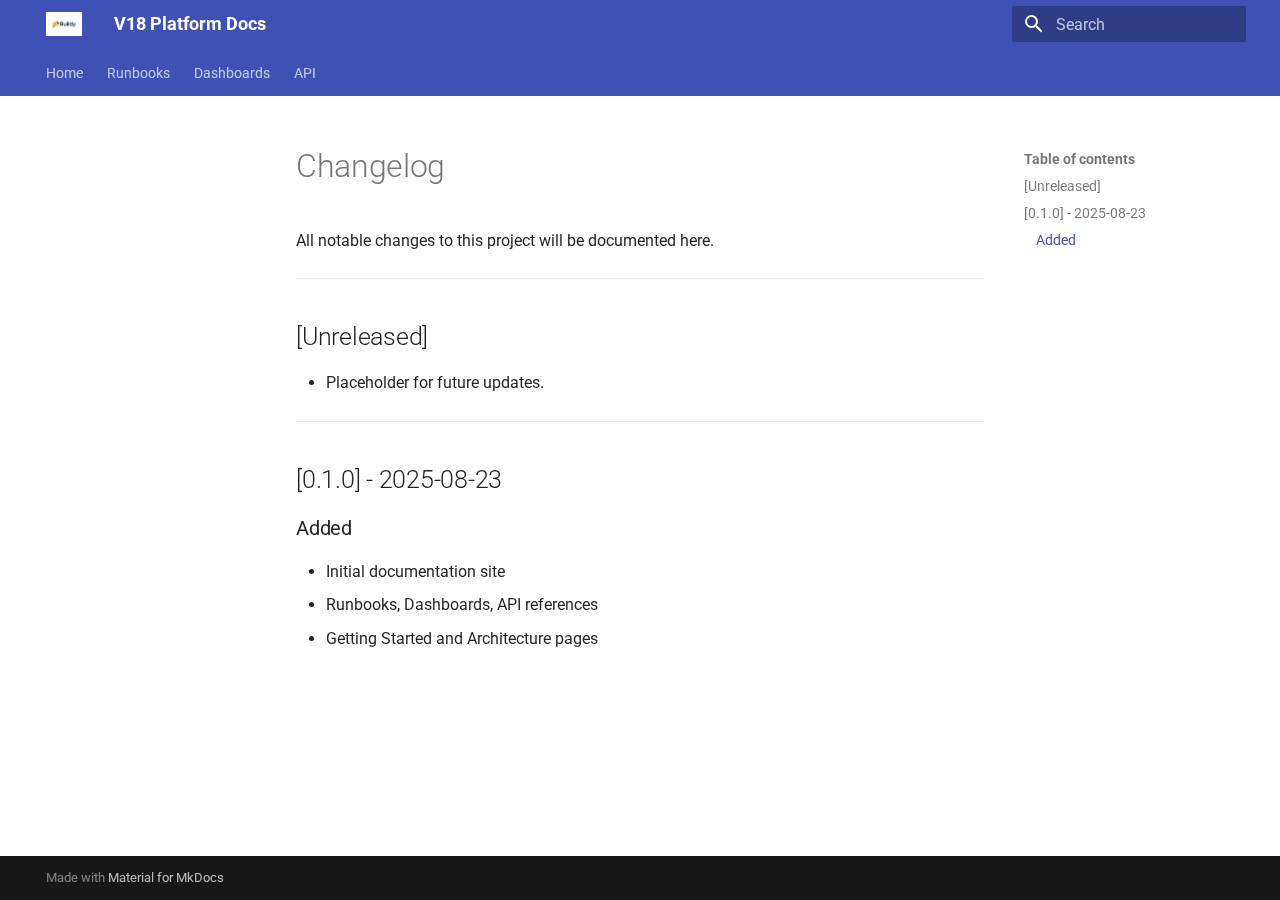
<file: changelog/index.html>
<!doctype html>
<html lang="en" class="no-js">
  <head>
    
      <meta charset="utf-8">
      <meta name="viewport" content="width=device-width,initial-scale=1">
      
      
      
      
      
      
      <link rel="icon" href="../images/favicon.png">
      <meta name="generator" content="mkdocs-1.6.1, mkdocs-material-9.6.18">
    
    
      
        <title>Changelog - V18 Platform Docs</title>
      
    
    
      <link rel="stylesheet" href="../assets/stylesheets/main.7e37652d.min.css">
      
      


    
    
      
    
    
      
        
        
        <link rel="preconnect" href="https://fonts.gstatic.com" crossorigin>
        <link rel="stylesheet" href="https://fonts.googleapis.com/css?family=Roboto:300,300i,400,400i,700,700i%7CRoboto+Mono:400,400i,700,700i&display=fallback">
        <style>:root{--md-text-font:"Roboto";--md-code-font:"Roboto Mono"}</style>
      
    
    
    <script>__md_scope=new URL("..",location),__md_hash=e=>[...e].reduce(((e,_)=>(e<<5)-e+_.charCodeAt(0)),0),__md_get=(e,_=localStorage,t=__md_scope)=>JSON.parse(_.getItem(t.pathname+"."+e)),__md_set=(e,_,t=localStorage,a=__md_scope)=>{try{t.setItem(a.pathname+"."+e,JSON.stringify(_))}catch(e){}}</script>
    
      

    
    
    
  </head>
  
  
    <body dir="ltr">
  
    
    <input class="md-toggle" data-md-toggle="drawer" type="checkbox" id="__drawer" autocomplete="off">
    <input class="md-toggle" data-md-toggle="search" type="checkbox" id="__search" autocomplete="off">
    <label class="md-overlay" for="__drawer"></label>
    <div data-md-component="skip">
      
        
        <a href="#changelog" class="md-skip">
          Skip to content
        </a>
      
    </div>
    <div data-md-component="announce">
      
    </div>
    
    
      

<header class="md-header" data-md-component="header">
  <nav class="md-header__inner md-grid" aria-label="Header">
    <a href=".." title="V18 Platform Docs" class="md-header__button md-logo" aria-label="V18 Platform Docs" data-md-component="logo">
      
  <img src="../images/logo.png" alt="logo">

    </a>
    <label class="md-header__button md-icon" for="__drawer">
      
      <svg xmlns="http://www.w3.org/2000/svg" viewBox="0 0 24 24"><path d="M3 6h18v2H3zm0 5h18v2H3zm0 5h18v2H3z"/></svg>
    </label>
    <div class="md-header__title" data-md-component="header-title">
      <div class="md-header__ellipsis">
        <div class="md-header__topic">
          <span class="md-ellipsis">
            V18 Platform Docs
          </span>
        </div>
        <div class="md-header__topic" data-md-component="header-topic">
          <span class="md-ellipsis">
            
              Changelog
            
          </span>
        </div>
      </div>
    </div>
    
    
      <script>var palette=__md_get("__palette");if(palette&&palette.color){if("(prefers-color-scheme)"===palette.color.media){var media=matchMedia("(prefers-color-scheme: light)"),input=document.querySelector(media.matches?"[data-md-color-media='(prefers-color-scheme: light)']":"[data-md-color-media='(prefers-color-scheme: dark)']");palette.color.media=input.getAttribute("data-md-color-media"),palette.color.scheme=input.getAttribute("data-md-color-scheme"),palette.color.primary=input.getAttribute("data-md-color-primary"),palette.color.accent=input.getAttribute("data-md-color-accent")}for(var[key,value]of Object.entries(palette.color))document.body.setAttribute("data-md-color-"+key,value)}</script>
    
    
    
      
      
        <label class="md-header__button md-icon" for="__search">
          
          <svg xmlns="http://www.w3.org/2000/svg" viewBox="0 0 24 24"><path d="M9.5 3A6.5 6.5 0 0 1 16 9.5c0 1.61-.59 3.09-1.56 4.23l.27.27h.79l5 5-1.5 1.5-5-5v-.79l-.27-.27A6.52 6.52 0 0 1 9.5 16 6.5 6.5 0 0 1 3 9.5 6.5 6.5 0 0 1 9.5 3m0 2C7 5 5 7 5 9.5S7 14 9.5 14 14 12 14 9.5 12 5 9.5 5"/></svg>
        </label>
        <div class="md-search" data-md-component="search" role="dialog">
  <label class="md-search__overlay" for="__search"></label>
  <div class="md-search__inner" role="search">
    <form class="md-search__form" name="search">
      <input type="text" class="md-search__input" name="query" aria-label="Search" placeholder="Search" autocapitalize="off" autocorrect="off" autocomplete="off" spellcheck="false" data-md-component="search-query" required>
      <label class="md-search__icon md-icon" for="__search">
        
        <svg xmlns="http://www.w3.org/2000/svg" viewBox="0 0 24 24"><path d="M9.5 3A6.5 6.5 0 0 1 16 9.5c0 1.61-.59 3.09-1.56 4.23l.27.27h.79l5 5-1.5 1.5-5-5v-.79l-.27-.27A6.52 6.52 0 0 1 9.5 16 6.5 6.5 0 0 1 3 9.5 6.5 6.5 0 0 1 9.5 3m0 2C7 5 5 7 5 9.5S7 14 9.5 14 14 12 14 9.5 12 5 9.5 5"/></svg>
        
        <svg xmlns="http://www.w3.org/2000/svg" viewBox="0 0 24 24"><path d="M20 11v2H8l5.5 5.5-1.42 1.42L4.16 12l7.92-7.92L13.5 5.5 8 11z"/></svg>
      </label>
      <nav class="md-search__options" aria-label="Search">
        
        <button type="reset" class="md-search__icon md-icon" title="Clear" aria-label="Clear" tabindex="-1">
          
          <svg xmlns="http://www.w3.org/2000/svg" viewBox="0 0 24 24"><path d="M19 6.41 17.59 5 12 10.59 6.41 5 5 6.41 10.59 12 5 17.59 6.41 19 12 13.41 17.59 19 19 17.59 13.41 12z"/></svg>
        </button>
      </nav>
      
        <div class="md-search__suggest" data-md-component="search-suggest"></div>
      
    </form>
    <div class="md-search__output">
      <div class="md-search__scrollwrap" tabindex="0" data-md-scrollfix>
        <div class="md-search-result" data-md-component="search-result">
          <div class="md-search-result__meta">
            Initializing search
          </div>
          <ol class="md-search-result__list" role="presentation"></ol>
        </div>
      </div>
    </div>
  </div>
</div>
      
    
    
  </nav>
  
</header>
    
    <div class="md-container" data-md-component="container">
      
      
        
          
            
<nav class="md-tabs" aria-label="Tabs" data-md-component="tabs">
  <div class="md-grid">
    <ul class="md-tabs__list">
      
        
  
  
  
  
    <li class="md-tabs__item">
      <a href=".." class="md-tabs__link">
        
  
  
    
  
  Home

      </a>
    </li>
  

      
        
  
  
  
  
    <li class="md-tabs__item">
      <a href="../runbooks/index.md" class="md-tabs__link">
        
  
  
    
  
  Runbooks

      </a>
    </li>
  

      
        
  
  
  
  
    <li class="md-tabs__item">
      <a href="../dashboards/index.md" class="md-tabs__link">
        
  
  
    
  
  Dashboards

      </a>
    </li>
  

      
        
  
  
  
  
    <li class="md-tabs__item">
      <a href="../api/index.md" class="md-tabs__link">
        
  
  
    
  
  API

      </a>
    </li>
  

      
    </ul>
  </div>
</nav>
          
        
      
      <main class="md-main" data-md-component="main">
        <div class="md-main__inner md-grid">
          
            
              
              <div class="md-sidebar md-sidebar--primary" data-md-component="sidebar" data-md-type="navigation" >
                <div class="md-sidebar__scrollwrap">
                  <div class="md-sidebar__inner">
                    


  


<nav class="md-nav md-nav--primary md-nav--lifted" aria-label="Navigation" data-md-level="0">
  <label class="md-nav__title" for="__drawer">
    <a href=".." title="V18 Platform Docs" class="md-nav__button md-logo" aria-label="V18 Platform Docs" data-md-component="logo">
      
  <img src="../images/logo.png" alt="logo">

    </a>
    V18 Platform Docs
  </label>
  
  <ul class="md-nav__list" data-md-scrollfix>
    
      
      
  
  
  
  
    <li class="md-nav__item">
      <a href=".." class="md-nav__link">
        
  
  
  <span class="md-ellipsis">
    Home
    
  </span>
  

      </a>
    </li>
  

    
      
      
  
  
  
  
    <li class="md-nav__item">
      <a href="../runbooks/index.md" class="md-nav__link">
        
  
  
  <span class="md-ellipsis">
    Runbooks
    
  </span>
  

      </a>
    </li>
  

    
      
      
  
  
  
  
    <li class="md-nav__item">
      <a href="../dashboards/index.md" class="md-nav__link">
        
  
  
  <span class="md-ellipsis">
    Dashboards
    
  </span>
  

      </a>
    </li>
  

    
      
      
  
  
  
  
    <li class="md-nav__item">
      <a href="../api/index.md" class="md-nav__link">
        
  
  
  <span class="md-ellipsis">
    API
    
  </span>
  

      </a>
    </li>
  

    
  </ul>
</nav>
                  </div>
                </div>
              </div>
            
            
              
              <div class="md-sidebar md-sidebar--secondary" data-md-component="sidebar" data-md-type="toc" >
                <div class="md-sidebar__scrollwrap">
                  <div class="md-sidebar__inner">
                    

<nav class="md-nav md-nav--secondary" aria-label="Table of contents">
  
  
  
    
  
  
    <label class="md-nav__title" for="__toc">
      <span class="md-nav__icon md-icon"></span>
      Table of contents
    </label>
    <ul class="md-nav__list" data-md-component="toc" data-md-scrollfix>
      
        <li class="md-nav__item">
  <a href="#unreleased" class="md-nav__link">
    <span class="md-ellipsis">
      [Unreleased]
    </span>
  </a>
  
</li>
      
        <li class="md-nav__item">
  <a href="#010-2025-08-23" class="md-nav__link">
    <span class="md-ellipsis">
      [0.1.0] - 2025-08-23
    </span>
  </a>
  
    <nav class="md-nav" aria-label="[0.1.0] - 2025-08-23">
      <ul class="md-nav__list">
        
          <li class="md-nav__item">
  <a href="#added" class="md-nav__link">
    <span class="md-ellipsis">
      Added
    </span>
  </a>
  
</li>
        
      </ul>
    </nav>
  
</li>
      
    </ul>
  
</nav>
                  </div>
                </div>
              </div>
            
          
          
            <div class="md-content" data-md-component="content">
              <article class="md-content__inner md-typeset">
                
                  



<h1 id="changelog">Changelog</h1>
<p>All notable changes to this project will be documented here.</p>
<hr />
<h2 id="unreleased">[Unreleased]</h2>
<ul>
<li>Placeholder for future updates.</li>
</ul>
<hr />
<h2 id="010-2025-08-23">[0.1.0] - 2025-08-23</h2>
<h3 id="added">Added</h3>
<ul>
<li>Initial documentation site</li>
<li>Runbooks, Dashboards, API references</li>
<li>Getting Started and Architecture pages</li>
</ul>












                
              </article>
            </div>
          
          
<script>var target=document.getElementById(location.hash.slice(1));target&&target.name&&(target.checked=target.name.startsWith("__tabbed_"))</script>
        </div>
        
      </main>
      
        <footer class="md-footer">
  
  <div class="md-footer-meta md-typeset">
    <div class="md-footer-meta__inner md-grid">
      <div class="md-copyright">
  
  
    Made with
    <a href="https://squidfunk.github.io/mkdocs-material/" target="_blank" rel="noopener">
      Material for MkDocs
    </a>
  
</div>
      
    </div>
  </div>
</footer>
      
    </div>
    <div class="md-dialog" data-md-component="dialog">
      <div class="md-dialog__inner md-typeset"></div>
    </div>
    
    
    
      
      <script id="__config" type="application/json">{"base": "..", "features": ["navigation.tabs", "navigation.sections", "search.highlight", "search.suggest", "content.code.copy"], "search": "../assets/javascripts/workers/search.973d3a69.min.js", "tags": null, "translations": {"clipboard.copied": "Copied to clipboard", "clipboard.copy": "Copy to clipboard", "search.result.more.one": "1 more on this page", "search.result.more.other": "# more on this page", "search.result.none": "No matching documents", "search.result.one": "1 matching document", "search.result.other": "# matching documents", "search.result.placeholder": "Type to start searching", "search.result.term.missing": "Missing", "select.version": "Select version"}, "version": null}</script>
    
    
      <script src="../assets/javascripts/bundle.92b07e13.min.js"></script>
      
    
  </body>
</html>
</file>
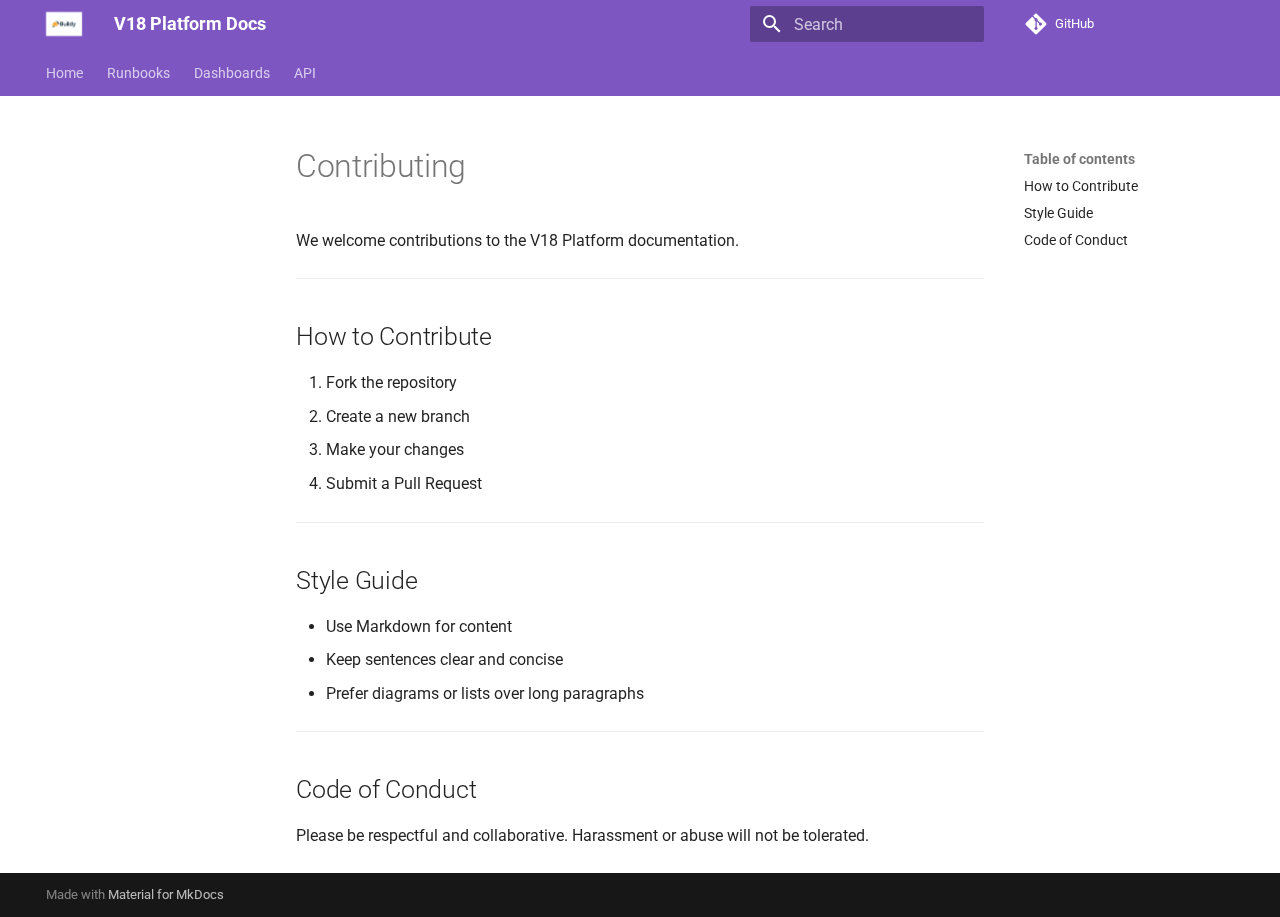
<file: contributing/index.html>
<!doctype html>
<html lang="en" class="no-js">
  <head>
    
      <meta charset="utf-8">
      <meta name="viewport" content="width=device-width,initial-scale=1">
      
      
      
        <link rel="canonical" href="https://kello54.github.io/Buildy/contributing/">
      
      
      
      
      <link rel="icon" href="../images/favicon.png">
      <meta name="generator" content="mkdocs-1.6.1, mkdocs-material-9.6.18">
    
    
      
        <title>Contributing - V18 Platform Docs</title>
      
    
    
      <link rel="stylesheet" href="../assets/stylesheets/main.7e37652d.min.css">
      
        
        <link rel="stylesheet" href="../assets/stylesheets/palette.06af60db.min.css">
      
      


    
    
      
    
    
      
        
        
        <link rel="preconnect" href="https://fonts.gstatic.com" crossorigin>
        <link rel="stylesheet" href="https://fonts.googleapis.com/css?family=Roboto:300,300i,400,400i,700,700i%7CRoboto+Mono:400,400i,700,700i&display=fallback">
        <style>:root{--md-text-font:"Roboto";--md-code-font:"Roboto Mono"}</style>
      
    
    
    <script>__md_scope=new URL("..",location),__md_hash=e=>[...e].reduce(((e,_)=>(e<<5)-e+_.charCodeAt(0)),0),__md_get=(e,_=localStorage,t=__md_scope)=>JSON.parse(_.getItem(t.pathname+"."+e)),__md_set=(e,_,t=localStorage,a=__md_scope)=>{try{t.setItem(a.pathname+"."+e,JSON.stringify(_))}catch(e){}}</script>
    
      

    
    
    
  </head>
  
  
    
    
      
    
    
    
    
    <body dir="ltr" data-md-color-scheme="default" data-md-color-primary="deep-purple" data-md-color-accent="amber">
  
    
    <input class="md-toggle" data-md-toggle="drawer" type="checkbox" id="__drawer" autocomplete="off">
    <input class="md-toggle" data-md-toggle="search" type="checkbox" id="__search" autocomplete="off">
    <label class="md-overlay" for="__drawer"></label>
    <div data-md-component="skip">
      
        
        <a href="#contributing" class="md-skip">
          Skip to content
        </a>
      
    </div>
    <div data-md-component="announce">
      
    </div>
    
    
      

<header class="md-header" data-md-component="header">
  <nav class="md-header__inner md-grid" aria-label="Header">
    <a href=".." title="V18 Platform Docs" class="md-header__button md-logo" aria-label="V18 Platform Docs" data-md-component="logo">
      
  <img src="../images/logo.png" alt="logo">

    </a>
    <label class="md-header__button md-icon" for="__drawer">
      
      <svg xmlns="http://www.w3.org/2000/svg" viewBox="0 0 24 24"><path d="M3 6h18v2H3zm0 5h18v2H3zm0 5h18v2H3z"/></svg>
    </label>
    <div class="md-header__title" data-md-component="header-title">
      <div class="md-header__ellipsis">
        <div class="md-header__topic">
          <span class="md-ellipsis">
            V18 Platform Docs
          </span>
        </div>
        <div class="md-header__topic" data-md-component="header-topic">
          <span class="md-ellipsis">
            
              Contributing
            
          </span>
        </div>
      </div>
    </div>
    
      
        <form class="md-header__option" data-md-component="palette">
  
    
    
    
    <input class="md-option" data-md-color-media="" data-md-color-scheme="default" data-md-color-primary="deep-purple" data-md-color-accent="amber"  aria-hidden="true"  type="radio" name="__palette" id="__palette_0">
    
  
    
    
    
    <input class="md-option" data-md-color-media="" data-md-color-scheme="slate" data-md-color-primary="deep-purple" data-md-color-accent="amber"  aria-hidden="true"  type="radio" name="__palette" id="__palette_1">
    
  
</form>
      
    
    
      <script>var palette=__md_get("__palette");if(palette&&palette.color){if("(prefers-color-scheme)"===palette.color.media){var media=matchMedia("(prefers-color-scheme: light)"),input=document.querySelector(media.matches?"[data-md-color-media='(prefers-color-scheme: light)']":"[data-md-color-media='(prefers-color-scheme: dark)']");palette.color.media=input.getAttribute("data-md-color-media"),palette.color.scheme=input.getAttribute("data-md-color-scheme"),palette.color.primary=input.getAttribute("data-md-color-primary"),palette.color.accent=input.getAttribute("data-md-color-accent")}for(var[key,value]of Object.entries(palette.color))document.body.setAttribute("data-md-color-"+key,value)}</script>
    
    
    
      
      
        <label class="md-header__button md-icon" for="__search">
          
          <svg xmlns="http://www.w3.org/2000/svg" viewBox="0 0 24 24"><path d="M9.5 3A6.5 6.5 0 0 1 16 9.5c0 1.61-.59 3.09-1.56 4.23l.27.27h.79l5 5-1.5 1.5-5-5v-.79l-.27-.27A6.52 6.52 0 0 1 9.5 16 6.5 6.5 0 0 1 3 9.5 6.5 6.5 0 0 1 9.5 3m0 2C7 5 5 7 5 9.5S7 14 9.5 14 14 12 14 9.5 12 5 9.5 5"/></svg>
        </label>
        <div class="md-search" data-md-component="search" role="dialog">
  <label class="md-search__overlay" for="__search"></label>
  <div class="md-search__inner" role="search">
    <form class="md-search__form" name="search">
      <input type="text" class="md-search__input" name="query" aria-label="Search" placeholder="Search" autocapitalize="off" autocorrect="off" autocomplete="off" spellcheck="false" data-md-component="search-query" required>
      <label class="md-search__icon md-icon" for="__search">
        
        <svg xmlns="http://www.w3.org/2000/svg" viewBox="0 0 24 24"><path d="M9.5 3A6.5 6.5 0 0 1 16 9.5c0 1.61-.59 3.09-1.56 4.23l.27.27h.79l5 5-1.5 1.5-5-5v-.79l-.27-.27A6.52 6.52 0 0 1 9.5 16 6.5 6.5 0 0 1 3 9.5 6.5 6.5 0 0 1 9.5 3m0 2C7 5 5 7 5 9.5S7 14 9.5 14 14 12 14 9.5 12 5 9.5 5"/></svg>
        
        <svg xmlns="http://www.w3.org/2000/svg" viewBox="0 0 24 24"><path d="M20 11v2H8l5.5 5.5-1.42 1.42L4.16 12l7.92-7.92L13.5 5.5 8 11z"/></svg>
      </label>
      <nav class="md-search__options" aria-label="Search">
        
        <button type="reset" class="md-search__icon md-icon" title="Clear" aria-label="Clear" tabindex="-1">
          
          <svg xmlns="http://www.w3.org/2000/svg" viewBox="0 0 24 24"><path d="M19 6.41 17.59 5 12 10.59 6.41 5 5 6.41 10.59 12 5 17.59 6.41 19 12 13.41 17.59 19 19 17.59 13.41 12z"/></svg>
        </button>
      </nav>
      
        <div class="md-search__suggest" data-md-component="search-suggest"></div>
      
    </form>
    <div class="md-search__output">
      <div class="md-search__scrollwrap" tabindex="0" data-md-scrollfix>
        <div class="md-search-result" data-md-component="search-result">
          <div class="md-search-result__meta">
            Initializing search
          </div>
          <ol class="md-search-result__list" role="presentation"></ol>
        </div>
      </div>
    </div>
  </div>
</div>
      
    
    
      <div class="md-header__source">
        <a href="https://github.com/kello54/Buildy" title="Go to repository" class="md-source" data-md-component="source">
  <div class="md-source__icon md-icon">
    
    <svg xmlns="http://www.w3.org/2000/svg" viewBox="0 0 448 512"><!--! Font Awesome Free 7.0.0 by @fontawesome - https://fontawesome.com License - https://fontawesome.com/license/free (Icons: CC BY 4.0, Fonts: SIL OFL 1.1, Code: MIT License) Copyright 2025 Fonticons, Inc.--><path fill="currentColor" d="M439.6 236.1 244 40.5c-5.4-5.5-12.8-8.5-20.4-8.5s-15 3-20.4 8.4L162.5 81l51.5 51.5c27.1-9.1 52.7 16.8 43.4 43.7l49.7 49.7c34.2-11.8 61.2 31 35.5 56.7-26.5 26.5-70.2-2.9-56-37.3L240.3 199v121.9c25.3 12.5 22.3 41.8 9.1 55-6.4 6.4-15.2 10.1-24.3 10.1s-17.8-3.6-24.3-10.1c-17.6-17.6-11.1-46.9 11.2-56v-123c-20.8-8.5-24.6-30.7-18.6-45L142.6 101 8.5 235.1C3 240.6 0 247.9 0 255.5s3 15 8.5 20.4l195.6 195.7c5.4 5.4 12.7 8.4 20.4 8.4s15-3 20.4-8.4l194.7-194.7c5.4-5.4 8.4-12.8 8.4-20.4s-3-15-8.4-20.4"/></svg>
  </div>
  <div class="md-source__repository">
    GitHub
  </div>
</a>
      </div>
    
  </nav>
  
</header>
    
    <div class="md-container" data-md-component="container">
      
      
        
          
            
<nav class="md-tabs" aria-label="Tabs" data-md-component="tabs">
  <div class="md-grid">
    <ul class="md-tabs__list">
      
        
  
  
  
  
    <li class="md-tabs__item">
      <a href=".." class="md-tabs__link">
        
  
  
    
  
  Home

      </a>
    </li>
  

      
        
  
  
  
  
    <li class="md-tabs__item">
      <a href="../runbooks/" class="md-tabs__link">
        
  
  
    
  
  Runbooks

      </a>
    </li>
  

      
        
  
  
  
  
    <li class="md-tabs__item">
      <a href="../dashboards/" class="md-tabs__link">
        
  
  
    
  
  Dashboards

      </a>
    </li>
  

      
        
  
  
  
  
    <li class="md-tabs__item">
      <a href="../platform.json" class="md-tabs__link">
        
  
  
    
  
  API

      </a>
    </li>
  

      
    </ul>
  </div>
</nav>
          
        
      
      <main class="md-main" data-md-component="main">
        <div class="md-main__inner md-grid">
          
            
              
              <div class="md-sidebar md-sidebar--primary" data-md-component="sidebar" data-md-type="navigation" >
                <div class="md-sidebar__scrollwrap">
                  <div class="md-sidebar__inner">
                    


  


<nav class="md-nav md-nav--primary md-nav--lifted" aria-label="Navigation" data-md-level="0">
  <label class="md-nav__title" for="__drawer">
    <a href=".." title="V18 Platform Docs" class="md-nav__button md-logo" aria-label="V18 Platform Docs" data-md-component="logo">
      
  <img src="../images/logo.png" alt="logo">

    </a>
    V18 Platform Docs
  </label>
  
    <div class="md-nav__source">
      <a href="https://github.com/kello54/Buildy" title="Go to repository" class="md-source" data-md-component="source">
  <div class="md-source__icon md-icon">
    
    <svg xmlns="http://www.w3.org/2000/svg" viewBox="0 0 448 512"><!--! Font Awesome Free 7.0.0 by @fontawesome - https://fontawesome.com License - https://fontawesome.com/license/free (Icons: CC BY 4.0, Fonts: SIL OFL 1.1, Code: MIT License) Copyright 2025 Fonticons, Inc.--><path fill="currentColor" d="M439.6 236.1 244 40.5c-5.4-5.5-12.8-8.5-20.4-8.5s-15 3-20.4 8.4L162.5 81l51.5 51.5c27.1-9.1 52.7 16.8 43.4 43.7l49.7 49.7c34.2-11.8 61.2 31 35.5 56.7-26.5 26.5-70.2-2.9-56-37.3L240.3 199v121.9c25.3 12.5 22.3 41.8 9.1 55-6.4 6.4-15.2 10.1-24.3 10.1s-17.8-3.6-24.3-10.1c-17.6-17.6-11.1-46.9 11.2-56v-123c-20.8-8.5-24.6-30.7-18.6-45L142.6 101 8.5 235.1C3 240.6 0 247.9 0 255.5s3 15 8.5 20.4l195.6 195.7c5.4 5.4 12.7 8.4 20.4 8.4s15-3 20.4-8.4l194.7-194.7c5.4-5.4 8.4-12.8 8.4-20.4s-3-15-8.4-20.4"/></svg>
  </div>
  <div class="md-source__repository">
    GitHub
  </div>
</a>
    </div>
  
  <ul class="md-nav__list" data-md-scrollfix>
    
      
      
  
  
  
  
    <li class="md-nav__item">
      <a href=".." class="md-nav__link">
        
  
  
  <span class="md-ellipsis">
    Home
    
  </span>
  

      </a>
    </li>
  

    
      
      
  
  
  
  
    <li class="md-nav__item">
      <a href="../runbooks/" class="md-nav__link">
        
  
  
  <span class="md-ellipsis">
    Runbooks
    
  </span>
  

      </a>
    </li>
  

    
      
      
  
  
  
  
    <li class="md-nav__item">
      <a href="../dashboards/" class="md-nav__link">
        
  
  
  <span class="md-ellipsis">
    Dashboards
    
  </span>
  

      </a>
    </li>
  

    
      
      
  
  
  
  
    <li class="md-nav__item">
      <a href="../platform.json" class="md-nav__link">
        
  
  
  <span class="md-ellipsis">
    API
    
  </span>
  

      </a>
    </li>
  

    
  </ul>
</nav>
                  </div>
                </div>
              </div>
            
            
              
              <div class="md-sidebar md-sidebar--secondary" data-md-component="sidebar" data-md-type="toc" >
                <div class="md-sidebar__scrollwrap">
                  <div class="md-sidebar__inner">
                    

<nav class="md-nav md-nav--secondary" aria-label="Table of contents">
  
  
  
    
  
  
    <label class="md-nav__title" for="__toc">
      <span class="md-nav__icon md-icon"></span>
      Table of contents
    </label>
    <ul class="md-nav__list" data-md-component="toc" data-md-scrollfix>
      
        <li class="md-nav__item">
  <a href="#how-to-contribute" class="md-nav__link">
    <span class="md-ellipsis">
      How to Contribute
    </span>
  </a>
  
</li>
      
        <li class="md-nav__item">
  <a href="#style-guide" class="md-nav__link">
    <span class="md-ellipsis">
      Style Guide
    </span>
  </a>
  
</li>
      
        <li class="md-nav__item">
  <a href="#code-of-conduct" class="md-nav__link">
    <span class="md-ellipsis">
      Code of Conduct
    </span>
  </a>
  
</li>
      
    </ul>
  
</nav>
                  </div>
                </div>
              </div>
            
          
          
            <div class="md-content" data-md-component="content">
              <article class="md-content__inner md-typeset">
                
                  


  
  


<h1 id="contributing">Contributing</h1>
<p>We welcome contributions to the V18 Platform documentation.</p>
<hr />
<h2 id="how-to-contribute">How to Contribute</h2>
<ol>
<li>Fork the repository</li>
<li>Create a new branch</li>
<li>Make your changes</li>
<li>Submit a Pull Request</li>
</ol>
<hr />
<h2 id="style-guide">Style Guide</h2>
<ul>
<li>Use Markdown for content</li>
<li>Keep sentences clear and concise</li>
<li>Prefer diagrams or lists over long paragraphs</li>
</ul>
<hr />
<h2 id="code-of-conduct">Code of Conduct</h2>
<p>Please be respectful and collaborative. Harassment or abuse will not be tolerated.</p>












                
              </article>
            </div>
          
          
<script>var target=document.getElementById(location.hash.slice(1));target&&target.name&&(target.checked=target.name.startsWith("__tabbed_"))</script>
        </div>
        
      </main>
      
        <footer class="md-footer">
  
  <div class="md-footer-meta md-typeset">
    <div class="md-footer-meta__inner md-grid">
      <div class="md-copyright">
  
  
    Made with
    <a href="https://squidfunk.github.io/mkdocs-material/" target="_blank" rel="noopener">
      Material for MkDocs
    </a>
  
</div>
      
    </div>
  </div>
</footer>
      
    </div>
    <div class="md-dialog" data-md-component="dialog">
      <div class="md-dialog__inner md-typeset"></div>
    </div>
    
    
    
      
      <script id="__config" type="application/json">{"base": "..", "features": ["navigation.tabs", "navigation.sections", "search.suggest", "search.highlight", "content.code.copy"], "search": "../assets/javascripts/workers/search.973d3a69.min.js", "tags": null, "translations": {"clipboard.copied": "Copied to clipboard", "clipboard.copy": "Copy to clipboard", "search.result.more.one": "1 more on this page", "search.result.more.other": "# more on this page", "search.result.none": "No matching documents", "search.result.one": "1 matching document", "search.result.other": "# matching documents", "search.result.placeholder": "Type to start searching", "search.result.term.missing": "Missing", "select.version": "Select version"}, "version": null}</script>
    
    
      <script src="../assets/javascripts/bundle.92b07e13.min.js"></script>
      
    
  </body>
</html>
</file>
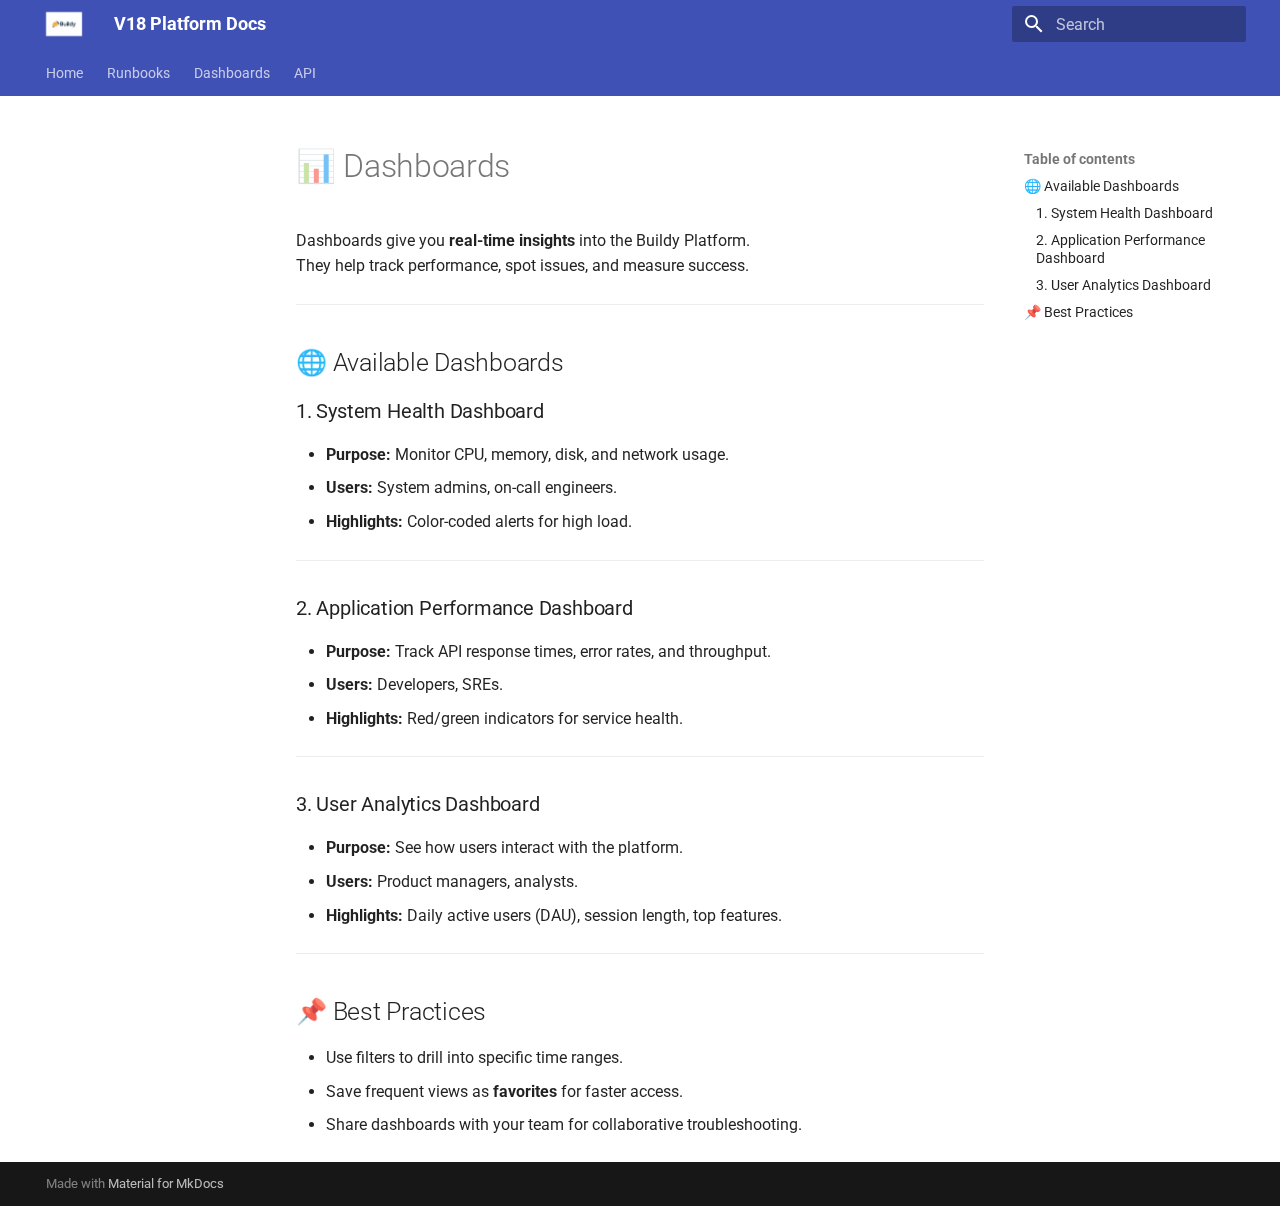
<file: dashboards/index.html>
<!doctype html>
<html lang="en" class="no-js">
  <head>
    
      <meta charset="utf-8">
      <meta name="viewport" content="width=device-width,initial-scale=1">
      
      
      
      
      
      
      <link rel="icon" href="../images/favicon.png">
      <meta name="generator" content="mkdocs-1.6.1, mkdocs-material-9.6.18">
    
    
      
        <title>📊 Dashboards - V18 Platform Docs</title>
      
    
    
      <link rel="stylesheet" href="../assets/stylesheets/main.7e37652d.min.css">
      
      


    
    
      
    
    
      
        
        
        <link rel="preconnect" href="https://fonts.gstatic.com" crossorigin>
        <link rel="stylesheet" href="https://fonts.googleapis.com/css?family=Roboto:300,300i,400,400i,700,700i%7CRoboto+Mono:400,400i,700,700i&display=fallback">
        <style>:root{--md-text-font:"Roboto";--md-code-font:"Roboto Mono"}</style>
      
    
    
    <script>__md_scope=new URL("..",location),__md_hash=e=>[...e].reduce(((e,_)=>(e<<5)-e+_.charCodeAt(0)),0),__md_get=(e,_=localStorage,t=__md_scope)=>JSON.parse(_.getItem(t.pathname+"."+e)),__md_set=(e,_,t=localStorage,a=__md_scope)=>{try{t.setItem(a.pathname+"."+e,JSON.stringify(_))}catch(e){}}</script>
    
      

    
    
    
  </head>
  
  
    <body dir="ltr">
  
    
    <input class="md-toggle" data-md-toggle="drawer" type="checkbox" id="__drawer" autocomplete="off">
    <input class="md-toggle" data-md-toggle="search" type="checkbox" id="__search" autocomplete="off">
    <label class="md-overlay" for="__drawer"></label>
    <div data-md-component="skip">
      
        
        <a href="#dashboards" class="md-skip">
          Skip to content
        </a>
      
    </div>
    <div data-md-component="announce">
      
    </div>
    
    
      

<header class="md-header" data-md-component="header">
  <nav class="md-header__inner md-grid" aria-label="Header">
    <a href=".." title="V18 Platform Docs" class="md-header__button md-logo" aria-label="V18 Platform Docs" data-md-component="logo">
      
  <img src="../images/logo.png" alt="logo">

    </a>
    <label class="md-header__button md-icon" for="__drawer">
      
      <svg xmlns="http://www.w3.org/2000/svg" viewBox="0 0 24 24"><path d="M3 6h18v2H3zm0 5h18v2H3zm0 5h18v2H3z"/></svg>
    </label>
    <div class="md-header__title" data-md-component="header-title">
      <div class="md-header__ellipsis">
        <div class="md-header__topic">
          <span class="md-ellipsis">
            V18 Platform Docs
          </span>
        </div>
        <div class="md-header__topic" data-md-component="header-topic">
          <span class="md-ellipsis">
            
              📊 Dashboards
            
          </span>
        </div>
      </div>
    </div>
    
    
      <script>var palette=__md_get("__palette");if(palette&&palette.color){if("(prefers-color-scheme)"===palette.color.media){var media=matchMedia("(prefers-color-scheme: light)"),input=document.querySelector(media.matches?"[data-md-color-media='(prefers-color-scheme: light)']":"[data-md-color-media='(prefers-color-scheme: dark)']");palette.color.media=input.getAttribute("data-md-color-media"),palette.color.scheme=input.getAttribute("data-md-color-scheme"),palette.color.primary=input.getAttribute("data-md-color-primary"),palette.color.accent=input.getAttribute("data-md-color-accent")}for(var[key,value]of Object.entries(palette.color))document.body.setAttribute("data-md-color-"+key,value)}</script>
    
    
    
      
      
        <label class="md-header__button md-icon" for="__search">
          
          <svg xmlns="http://www.w3.org/2000/svg" viewBox="0 0 24 24"><path d="M9.5 3A6.5 6.5 0 0 1 16 9.5c0 1.61-.59 3.09-1.56 4.23l.27.27h.79l5 5-1.5 1.5-5-5v-.79l-.27-.27A6.52 6.52 0 0 1 9.5 16 6.5 6.5 0 0 1 3 9.5 6.5 6.5 0 0 1 9.5 3m0 2C7 5 5 7 5 9.5S7 14 9.5 14 14 12 14 9.5 12 5 9.5 5"/></svg>
        </label>
        <div class="md-search" data-md-component="search" role="dialog">
  <label class="md-search__overlay" for="__search"></label>
  <div class="md-search__inner" role="search">
    <form class="md-search__form" name="search">
      <input type="text" class="md-search__input" name="query" aria-label="Search" placeholder="Search" autocapitalize="off" autocorrect="off" autocomplete="off" spellcheck="false" data-md-component="search-query" required>
      <label class="md-search__icon md-icon" for="__search">
        
        <svg xmlns="http://www.w3.org/2000/svg" viewBox="0 0 24 24"><path d="M9.5 3A6.5 6.5 0 0 1 16 9.5c0 1.61-.59 3.09-1.56 4.23l.27.27h.79l5 5-1.5 1.5-5-5v-.79l-.27-.27A6.52 6.52 0 0 1 9.5 16 6.5 6.5 0 0 1 3 9.5 6.5 6.5 0 0 1 9.5 3m0 2C7 5 5 7 5 9.5S7 14 9.5 14 14 12 14 9.5 12 5 9.5 5"/></svg>
        
        <svg xmlns="http://www.w3.org/2000/svg" viewBox="0 0 24 24"><path d="M20 11v2H8l5.5 5.5-1.42 1.42L4.16 12l7.92-7.92L13.5 5.5 8 11z"/></svg>
      </label>
      <nav class="md-search__options" aria-label="Search">
        
        <button type="reset" class="md-search__icon md-icon" title="Clear" aria-label="Clear" tabindex="-1">
          
          <svg xmlns="http://www.w3.org/2000/svg" viewBox="0 0 24 24"><path d="M19 6.41 17.59 5 12 10.59 6.41 5 5 6.41 10.59 12 5 17.59 6.41 19 12 13.41 17.59 19 19 17.59 13.41 12z"/></svg>
        </button>
      </nav>
      
        <div class="md-search__suggest" data-md-component="search-suggest"></div>
      
    </form>
    <div class="md-search__output">
      <div class="md-search__scrollwrap" tabindex="0" data-md-scrollfix>
        <div class="md-search-result" data-md-component="search-result">
          <div class="md-search-result__meta">
            Initializing search
          </div>
          <ol class="md-search-result__list" role="presentation"></ol>
        </div>
      </div>
    </div>
  </div>
</div>
      
    
    
  </nav>
  
</header>
    
    <div class="md-container" data-md-component="container">
      
      
        
          
            
<nav class="md-tabs" aria-label="Tabs" data-md-component="tabs">
  <div class="md-grid">
    <ul class="md-tabs__list">
      
        
  
  
  
  
    <li class="md-tabs__item">
      <a href=".." class="md-tabs__link">
        
  
  
    
  
  Home

      </a>
    </li>
  

      
        
  
  
  
  
    
    
      <li class="md-tabs__item">
        <a href="../runbooks/index.md" class="md-tabs__link">
          
  
  
  Runbooks

        </a>
      </li>
    
  

      
        
  
  
  
  
    
    
      <li class="md-tabs__item">
        <a href="index.md" class="md-tabs__link">
          
  
  
  Dashboards

        </a>
      </li>
    
  

      
        
  
  
  
  
    
    
      <li class="md-tabs__item">
        <a href="../api/platform.md" class="md-tabs__link">
          
  
  
  API

        </a>
      </li>
    
  

      
    </ul>
  </div>
</nav>
          
        
      
      <main class="md-main" data-md-component="main">
        <div class="md-main__inner md-grid">
          
            
              
              <div class="md-sidebar md-sidebar--primary" data-md-component="sidebar" data-md-type="navigation" >
                <div class="md-sidebar__scrollwrap">
                  <div class="md-sidebar__inner">
                    


  


<nav class="md-nav md-nav--primary md-nav--lifted" aria-label="Navigation" data-md-level="0">
  <label class="md-nav__title" for="__drawer">
    <a href=".." title="V18 Platform Docs" class="md-nav__button md-logo" aria-label="V18 Platform Docs" data-md-component="logo">
      
  <img src="../images/logo.png" alt="logo">

    </a>
    V18 Platform Docs
  </label>
  
  <ul class="md-nav__list" data-md-scrollfix>
    
      
      
  
  
  
  
    <li class="md-nav__item">
      <a href=".." class="md-nav__link">
        
  
  
  <span class="md-ellipsis">
    Home
    
  </span>
  

      </a>
    </li>
  

    
      
      
  
  
  
  
    
    
    
    
      
      
        
      
    
    
    <li class="md-nav__item md-nav__item--nested">
      
        
        
        <input class="md-nav__toggle md-toggle " type="checkbox" id="__nav_2" >
        
          
          <label class="md-nav__link" for="__nav_2" id="__nav_2_label" tabindex="0">
            
  
  
  <span class="md-ellipsis">
    Runbooks
    
  </span>
  

            <span class="md-nav__icon md-icon"></span>
          </label>
        
        <nav class="md-nav" data-md-level="1" aria-labelledby="__nav_2_label" aria-expanded="false">
          <label class="md-nav__title" for="__nav_2">
            <span class="md-nav__icon md-icon"></span>
            Runbooks
          </label>
          <ul class="md-nav__list" data-md-scrollfix>
            
              
                
  
  
  
  
    <li class="md-nav__item">
      <a href="../runbooks/index.md" class="md-nav__link">
        
  
  
  <span class="md-ellipsis">
    Overview
    
  </span>
  

      </a>
    </li>
  

              
            
          </ul>
        </nav>
      
    </li>
  

    
      
      
  
  
  
  
    
    
    
    
      
      
        
      
    
    
    <li class="md-nav__item md-nav__item--nested">
      
        
        
        <input class="md-nav__toggle md-toggle " type="checkbox" id="__nav_3" >
        
          
          <label class="md-nav__link" for="__nav_3" id="__nav_3_label" tabindex="0">
            
  
  
  <span class="md-ellipsis">
    Dashboards
    
  </span>
  

            <span class="md-nav__icon md-icon"></span>
          </label>
        
        <nav class="md-nav" data-md-level="1" aria-labelledby="__nav_3_label" aria-expanded="false">
          <label class="md-nav__title" for="__nav_3">
            <span class="md-nav__icon md-icon"></span>
            Dashboards
          </label>
          <ul class="md-nav__list" data-md-scrollfix>
            
              
                
  
  
  
  
    <li class="md-nav__item">
      <a href="index.md" class="md-nav__link">
        
  
  
  <span class="md-ellipsis">
    Overview
    
  </span>
  

      </a>
    </li>
  

              
            
          </ul>
        </nav>
      
    </li>
  

    
      
      
  
  
  
  
    
    
    
    
      
      
        
      
    
    
    <li class="md-nav__item md-nav__item--nested">
      
        
        
        <input class="md-nav__toggle md-toggle " type="checkbox" id="__nav_4" >
        
          
          <label class="md-nav__link" for="__nav_4" id="__nav_4_label" tabindex="0">
            
  
  
  <span class="md-ellipsis">
    API
    
  </span>
  

            <span class="md-nav__icon md-icon"></span>
          </label>
        
        <nav class="md-nav" data-md-level="1" aria-labelledby="__nav_4_label" aria-expanded="false">
          <label class="md-nav__title" for="__nav_4">
            <span class="md-nav__icon md-icon"></span>
            API
          </label>
          <ul class="md-nav__list" data-md-scrollfix>
            
              
                
  
  
  
  
    <li class="md-nav__item">
      <a href="../api/platform.md" class="md-nav__link">
        
  
  
  <span class="md-ellipsis">
    Platform
    
  </span>
  

      </a>
    </li>
  

              
            
              
                
  
  
  
  
    <li class="md-nav__item">
      <a href="../api/swagger.md" class="md-nav__link">
        
  
  
  <span class="md-ellipsis">
    Swagger
    
  </span>
  

      </a>
    </li>
  

              
            
              
                
  
  
  
  
    <li class="md-nav__item">
      <a href="../api/workers.md" class="md-nav__link">
        
  
  
  <span class="md-ellipsis">
    Workers
    
  </span>
  

      </a>
    </li>
  

              
            
              
                
  
  
  
  
    <li class="md-nav__item">
      <a href="../api/quotasvc.md" class="md-nav__link">
        
  
  
  <span class="md-ellipsis">
    Quotas
    
  </span>
  

      </a>
    </li>
  

              
            
          </ul>
        </nav>
      
    </li>
  

    
  </ul>
</nav>
                  </div>
                </div>
              </div>
            
            
              
              <div class="md-sidebar md-sidebar--secondary" data-md-component="sidebar" data-md-type="toc" >
                <div class="md-sidebar__scrollwrap">
                  <div class="md-sidebar__inner">
                    

<nav class="md-nav md-nav--secondary" aria-label="Table of contents">
  
  
  
    
  
  
    <label class="md-nav__title" for="__toc">
      <span class="md-nav__icon md-icon"></span>
      Table of contents
    </label>
    <ul class="md-nav__list" data-md-component="toc" data-md-scrollfix>
      
        <li class="md-nav__item">
  <a href="#available-dashboards" class="md-nav__link">
    <span class="md-ellipsis">
      🌐 Available Dashboards
    </span>
  </a>
  
    <nav class="md-nav" aria-label="🌐 Available Dashboards">
      <ul class="md-nav__list">
        
          <li class="md-nav__item">
  <a href="#1-system-health-dashboard" class="md-nav__link">
    <span class="md-ellipsis">
      1. System Health Dashboard
    </span>
  </a>
  
</li>
        
          <li class="md-nav__item">
  <a href="#2-application-performance-dashboard" class="md-nav__link">
    <span class="md-ellipsis">
      2. Application Performance Dashboard
    </span>
  </a>
  
</li>
        
          <li class="md-nav__item">
  <a href="#3-user-analytics-dashboard" class="md-nav__link">
    <span class="md-ellipsis">
      3. User Analytics Dashboard
    </span>
  </a>
  
</li>
        
      </ul>
    </nav>
  
</li>
      
        <li class="md-nav__item">
  <a href="#best-practices" class="md-nav__link">
    <span class="md-ellipsis">
      📌 Best Practices
    </span>
  </a>
  
</li>
      
    </ul>
  
</nav>
                  </div>
                </div>
              </div>
            
          
          
            <div class="md-content" data-md-component="content">
              <article class="md-content__inner md-typeset">
                
                  



<h1 id="dashboards">📊 Dashboards</h1>
<p>Dashboards give you <strong>real-time insights</strong> into the Buildy Platform.<br />
They help track performance, spot issues, and measure success.</p>
<hr />
<h2 id="available-dashboards">🌐 Available Dashboards</h2>
<h3 id="1-system-health-dashboard">1. System Health Dashboard</h3>
<ul>
<li><strong>Purpose:</strong> Monitor CPU, memory, disk, and network usage.  </li>
<li><strong>Users:</strong> System admins, on-call engineers.  </li>
<li><strong>Highlights:</strong> Color-coded alerts for high load.  </li>
</ul>
<hr />
<h3 id="2-application-performance-dashboard">2. Application Performance Dashboard</h3>
<ul>
<li><strong>Purpose:</strong> Track API response times, error rates, and throughput.  </li>
<li><strong>Users:</strong> Developers, SREs.  </li>
<li><strong>Highlights:</strong> Red/green indicators for service health.  </li>
</ul>
<hr />
<h3 id="3-user-analytics-dashboard">3. User Analytics Dashboard</h3>
<ul>
<li><strong>Purpose:</strong> See how users interact with the platform.  </li>
<li><strong>Users:</strong> Product managers, analysts.  </li>
<li><strong>Highlights:</strong> Daily active users (DAU), session length, top features.  </li>
</ul>
<hr />
<h2 id="best-practices">📌 Best Practices</h2>
<ul>
<li>Use filters to drill into specific time ranges.  </li>
<li>Save frequent views as <strong>favorites</strong> for faster access.  </li>
<li>Share dashboards with your team for collaborative troubleshooting.  </li>
</ul>












                
              </article>
            </div>
          
          
<script>var target=document.getElementById(location.hash.slice(1));target&&target.name&&(target.checked=target.name.startsWith("__tabbed_"))</script>
        </div>
        
      </main>
      
        <footer class="md-footer">
  
  <div class="md-footer-meta md-typeset">
    <div class="md-footer-meta__inner md-grid">
      <div class="md-copyright">
  
  
    Made with
    <a href="https://squidfunk.github.io/mkdocs-material/" target="_blank" rel="noopener">
      Material for MkDocs
    </a>
  
</div>
      
    </div>
  </div>
</footer>
      
    </div>
    <div class="md-dialog" data-md-component="dialog">
      <div class="md-dialog__inner md-typeset"></div>
    </div>
    
    
    
      
      <script id="__config" type="application/json">{"base": "..", "features": ["navigation.tabs", "navigation.sections", "search.highlight", "search.suggest", "content.code.copy"], "search": "../assets/javascripts/workers/search.973d3a69.min.js", "tags": null, "translations": {"clipboard.copied": "Copied to clipboard", "clipboard.copy": "Copy to clipboard", "search.result.more.one": "1 more on this page", "search.result.more.other": "# more on this page", "search.result.none": "No matching documents", "search.result.one": "1 matching document", "search.result.other": "# matching documents", "search.result.placeholder": "Type to start searching", "search.result.term.missing": "Missing", "select.version": "Select version"}, "version": null}</script>
    
    
      <script src="../assets/javascripts/bundle.92b07e13.min.js"></script>
      
    
  </body>
</html>
</file>
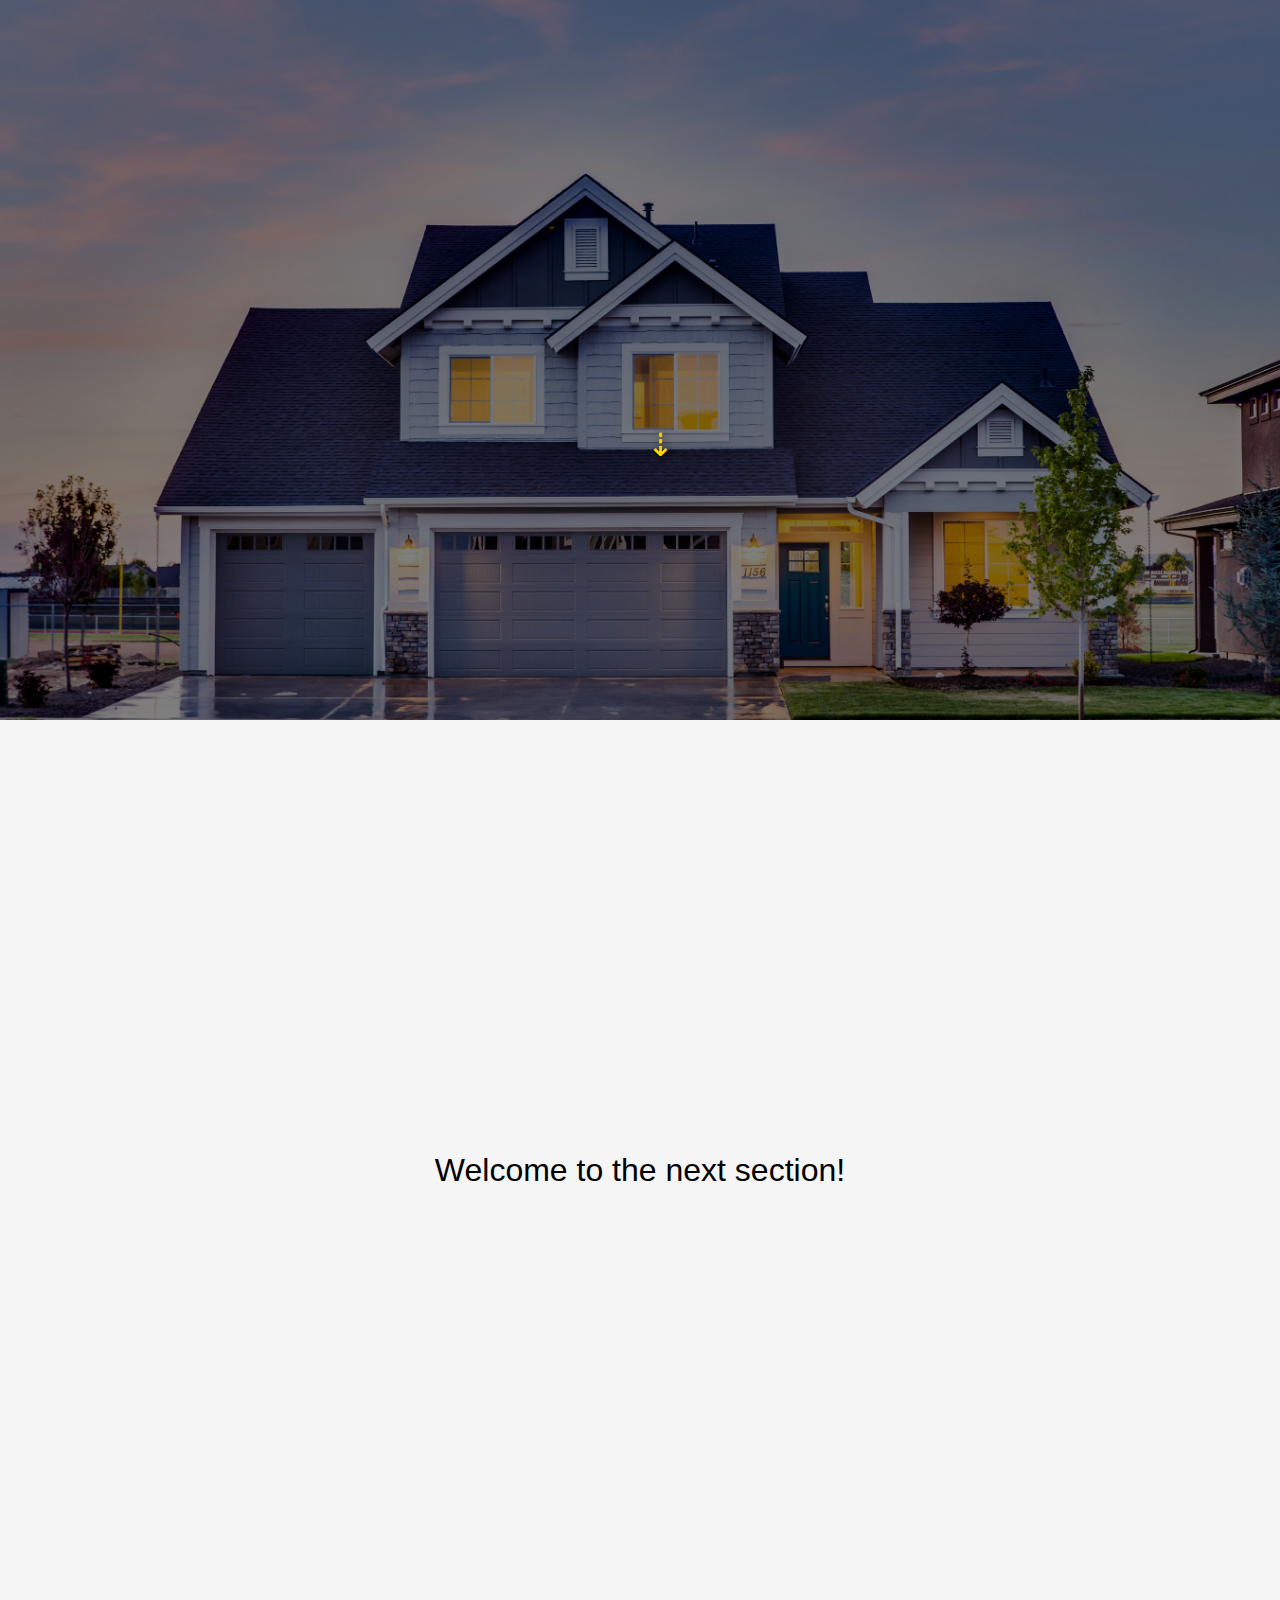
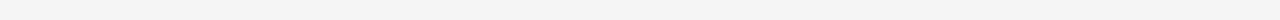
<file: docs/index.html>
<!DOCTYPE html>
<html lang="en">
<head>
  <meta charset="UTF-8">
  <meta name="viewport" content="width=device-width, initial-scale=1.0">
  <title>Build Your Dream Home</title>
  <style>
    /* ===== Global Styles ===== */
    body, html {
      margin: 0;
      padding: 0;
      font-family: Arial, sans-serif;
      scroll-behavior: smooth; /* For smooth scrolling */
    }

    /* ===== Hero Section ===== */
    .hero {
      position: relative;
      width: 100%;
      height: 80vh;
      background-image: url('images/house.jpg'); /* Your image */
      background-size: cover;
      background-position: center;
      background-repeat: no-repeat;
      display: flex;
      align-items: center;
      justify-content: center;
      overflow: hidden;
    }

    /* ===== Overlay for readability ===== */
    .hero-overlay {
      position: absolute;
      top: 0;
      left: 0;
      width: 100%;
      height: 100%;
      background-color: rgba(0, 0, 0, 0.5);
      display: flex;
      align-items: center;
      justify-content: center;
      text-align: center;
      padding: 0 20px;
      flex-direction: column;
    }

    /* ===== Slogan ===== */
    .hero-slogan {
      color: #ffd700;
      font-size: 3rem;
      font-weight: bold;
      text-shadow: 2px 2px 8px rgba(0,0,0,0.7);
      transition: transform 0.3s ease, text-shadow 0.3s ease, opacity 1.5s ease;
      cursor: default;
      opacity: 0;
      animation: fadeIn 2s forwards;
    }

    /* ===== Scroll Indicator ===== */
    .scroll-down {
      margin-top: 50px;
      font-size: 2rem;
      color: #ffd700;
      animation: bounce 2s infinite;
      text-shadow: 2px 2px 8px rgba(0,0,0,0.7);
      cursor: pointer;
    }

    /* ===== Hover Animation ===== */
    .hero-slogan:hover {
      transform: scale(1.1);
      text-shadow: 4px 4px 12px rgba(0,0,0,0.8);
    }

    /* ===== Fade-in Animation ===== */
    @keyframes fadeIn {
      to {
        opacity: 1;
      }
    }

    /* ===== Bounce Animation for Scroll Arrow ===== */
    @keyframes bounce {
      0%, 20%, 50%, 80%, 100% {
        transform: translateY(0);
      }
      40% {
        transform: translateY(10px);
      }
      60% {
        transform: translateY(5px);
      }
    }

    /* ===== Responsive ===== */
    @media (max-width: 768px) {
      .hero-slogan {
        font-size: 2rem;
      }
      .scroll-down {
        font-size: 1.5rem;
      }
    }

    @media (max-width: 480px) {
      .hero-slogan {
        font-size: 1.5rem;
      }
      .scroll-down {
        font-size: 1.2rem;
      }
    }

    /* ===== Next Section Placeholder ===== */
    #next-section {
      height: 100vh;
      background-color: #f5f5f5;
      display: flex;
      align-items: center;
      justify-content: center;
      font-size: 2rem;
    }

  </style>
</head>
<body>

  <!-- ===== Hero Section ===== -->
  <section class="hero">
    <div class="hero-overlay">
      <h1 class="hero-slogan">Build Your Dream Home Today</h1>
      <div class="scroll-down" onclick="scrollToNext()">&#x21E3;</div> <!-- Down arrow -->
    </div>
  </section>

  <!-- ===== Next Section Placeholder ===== -->
  <section id="next-section">
    Welcome to the next section!
  </section>

  <script>
    // Scroll down function
    function scrollToNext() {
      document.getElementById('next-section').scrollIntoView({ behavior: 'smooth' });
    }
  </script>

</body>
</html>
</file>
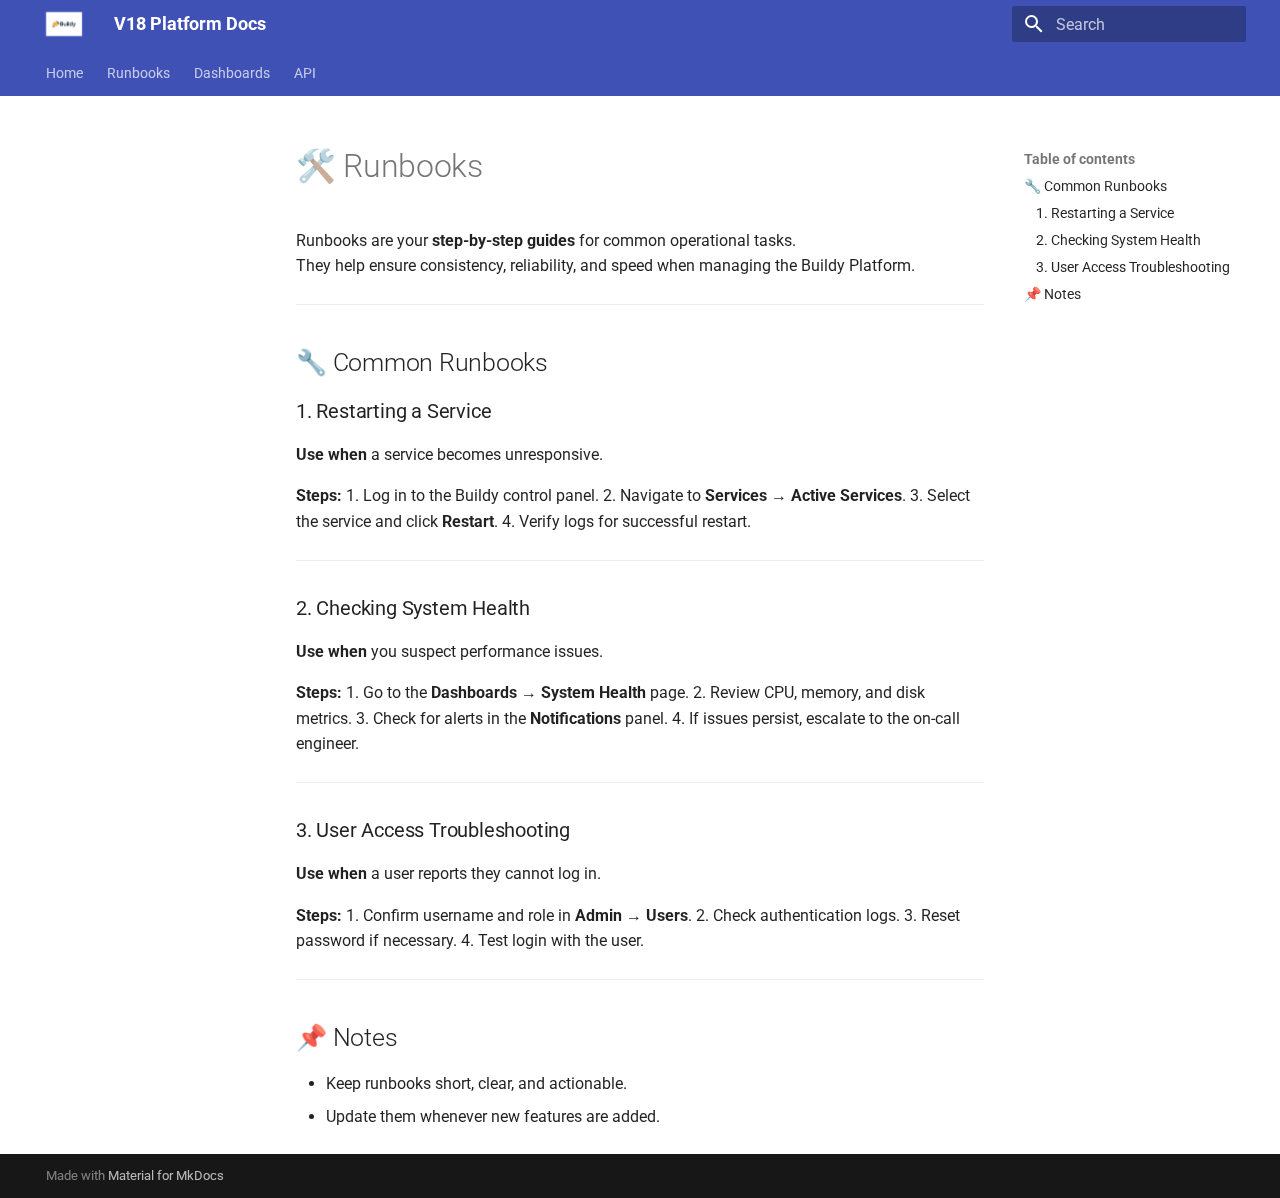
<file: runbooks/index.html>
<!doctype html>
<html lang="en" class="no-js">
  <head>
    
      <meta charset="utf-8">
      <meta name="viewport" content="width=device-width,initial-scale=1">
      
      
      
      
      
      
      <link rel="icon" href="../images/favicon.png">
      <meta name="generator" content="mkdocs-1.6.1, mkdocs-material-9.6.18">
    
    
      
        <title>🛠️ Runbooks - V18 Platform Docs</title>
      
    
    
      <link rel="stylesheet" href="../assets/stylesheets/main.7e37652d.min.css">
      
      


    
    
      
    
    
      
        
        
        <link rel="preconnect" href="https://fonts.gstatic.com" crossorigin>
        <link rel="stylesheet" href="https://fonts.googleapis.com/css?family=Roboto:300,300i,400,400i,700,700i%7CRoboto+Mono:400,400i,700,700i&display=fallback">
        <style>:root{--md-text-font:"Roboto";--md-code-font:"Roboto Mono"}</style>
      
    
    
    <script>__md_scope=new URL("..",location),__md_hash=e=>[...e].reduce(((e,_)=>(e<<5)-e+_.charCodeAt(0)),0),__md_get=(e,_=localStorage,t=__md_scope)=>JSON.parse(_.getItem(t.pathname+"."+e)),__md_set=(e,_,t=localStorage,a=__md_scope)=>{try{t.setItem(a.pathname+"."+e,JSON.stringify(_))}catch(e){}}</script>
    
      

    
    
    
  </head>
  
  
    <body dir="ltr">
  
    
    <input class="md-toggle" data-md-toggle="drawer" type="checkbox" id="__drawer" autocomplete="off">
    <input class="md-toggle" data-md-toggle="search" type="checkbox" id="__search" autocomplete="off">
    <label class="md-overlay" for="__drawer"></label>
    <div data-md-component="skip">
      
        
        <a href="#runbooks" class="md-skip">
          Skip to content
        </a>
      
    </div>
    <div data-md-component="announce">
      
    </div>
    
    
      

<header class="md-header" data-md-component="header">
  <nav class="md-header__inner md-grid" aria-label="Header">
    <a href=".." title="V18 Platform Docs" class="md-header__button md-logo" aria-label="V18 Platform Docs" data-md-component="logo">
      
  <img src="../images/logo.png" alt="logo">

    </a>
    <label class="md-header__button md-icon" for="__drawer">
      
      <svg xmlns="http://www.w3.org/2000/svg" viewBox="0 0 24 24"><path d="M3 6h18v2H3zm0 5h18v2H3zm0 5h18v2H3z"/></svg>
    </label>
    <div class="md-header__title" data-md-component="header-title">
      <div class="md-header__ellipsis">
        <div class="md-header__topic">
          <span class="md-ellipsis">
            V18 Platform Docs
          </span>
        </div>
        <div class="md-header__topic" data-md-component="header-topic">
          <span class="md-ellipsis">
            
              🛠️ Runbooks
            
          </span>
        </div>
      </div>
    </div>
    
    
      <script>var palette=__md_get("__palette");if(palette&&palette.color){if("(prefers-color-scheme)"===palette.color.media){var media=matchMedia("(prefers-color-scheme: light)"),input=document.querySelector(media.matches?"[data-md-color-media='(prefers-color-scheme: light)']":"[data-md-color-media='(prefers-color-scheme: dark)']");palette.color.media=input.getAttribute("data-md-color-media"),palette.color.scheme=input.getAttribute("data-md-color-scheme"),palette.color.primary=input.getAttribute("data-md-color-primary"),palette.color.accent=input.getAttribute("data-md-color-accent")}for(var[key,value]of Object.entries(palette.color))document.body.setAttribute("data-md-color-"+key,value)}</script>
    
    
    
      
      
        <label class="md-header__button md-icon" for="__search">
          
          <svg xmlns="http://www.w3.org/2000/svg" viewBox="0 0 24 24"><path d="M9.5 3A6.5 6.5 0 0 1 16 9.5c0 1.61-.59 3.09-1.56 4.23l.27.27h.79l5 5-1.5 1.5-5-5v-.79l-.27-.27A6.52 6.52 0 0 1 9.5 16 6.5 6.5 0 0 1 3 9.5 6.5 6.5 0 0 1 9.5 3m0 2C7 5 5 7 5 9.5S7 14 9.5 14 14 12 14 9.5 12 5 9.5 5"/></svg>
        </label>
        <div class="md-search" data-md-component="search" role="dialog">
  <label class="md-search__overlay" for="__search"></label>
  <div class="md-search__inner" role="search">
    <form class="md-search__form" name="search">
      <input type="text" class="md-search__input" name="query" aria-label="Search" placeholder="Search" autocapitalize="off" autocorrect="off" autocomplete="off" spellcheck="false" data-md-component="search-query" required>
      <label class="md-search__icon md-icon" for="__search">
        
        <svg xmlns="http://www.w3.org/2000/svg" viewBox="0 0 24 24"><path d="M9.5 3A6.5 6.5 0 0 1 16 9.5c0 1.61-.59 3.09-1.56 4.23l.27.27h.79l5 5-1.5 1.5-5-5v-.79l-.27-.27A6.52 6.52 0 0 1 9.5 16 6.5 6.5 0 0 1 3 9.5 6.5 6.5 0 0 1 9.5 3m0 2C7 5 5 7 5 9.5S7 14 9.5 14 14 12 14 9.5 12 5 9.5 5"/></svg>
        
        <svg xmlns="http://www.w3.org/2000/svg" viewBox="0 0 24 24"><path d="M20 11v2H8l5.5 5.5-1.42 1.42L4.16 12l7.92-7.92L13.5 5.5 8 11z"/></svg>
      </label>
      <nav class="md-search__options" aria-label="Search">
        
        <button type="reset" class="md-search__icon md-icon" title="Clear" aria-label="Clear" tabindex="-1">
          
          <svg xmlns="http://www.w3.org/2000/svg" viewBox="0 0 24 24"><path d="M19 6.41 17.59 5 12 10.59 6.41 5 5 6.41 10.59 12 5 17.59 6.41 19 12 13.41 17.59 19 19 17.59 13.41 12z"/></svg>
        </button>
      </nav>
      
        <div class="md-search__suggest" data-md-component="search-suggest"></div>
      
    </form>
    <div class="md-search__output">
      <div class="md-search__scrollwrap" tabindex="0" data-md-scrollfix>
        <div class="md-search-result" data-md-component="search-result">
          <div class="md-search-result__meta">
            Initializing search
          </div>
          <ol class="md-search-result__list" role="presentation"></ol>
        </div>
      </div>
    </div>
  </div>
</div>
      
    
    
  </nav>
  
</header>
    
    <div class="md-container" data-md-component="container">
      
      
        
          
            
<nav class="md-tabs" aria-label="Tabs" data-md-component="tabs">
  <div class="md-grid">
    <ul class="md-tabs__list">
      
        
  
  
  
  
    <li class="md-tabs__item">
      <a href=".." class="md-tabs__link">
        
  
  
    
  
  Home

      </a>
    </li>
  

      
        
  
  
  
  
    <li class="md-tabs__item">
      <a href="index.md" class="md-tabs__link">
        
  
  
    
  
  Runbooks

      </a>
    </li>
  

      
        
  
  
  
  
    <li class="md-tabs__item">
      <a href="../dashboards/index.md" class="md-tabs__link">
        
  
  
    
  
  Dashboards

      </a>
    </li>
  

      
        
  
  
  
  
    <li class="md-tabs__item">
      <a href="../api/index.md" class="md-tabs__link">
        
  
  
    
  
  API

      </a>
    </li>
  

      
    </ul>
  </div>
</nav>
          
        
      
      <main class="md-main" data-md-component="main">
        <div class="md-main__inner md-grid">
          
            
              
              <div class="md-sidebar md-sidebar--primary" data-md-component="sidebar" data-md-type="navigation" >
                <div class="md-sidebar__scrollwrap">
                  <div class="md-sidebar__inner">
                    


  


<nav class="md-nav md-nav--primary md-nav--lifted" aria-label="Navigation" data-md-level="0">
  <label class="md-nav__title" for="__drawer">
    <a href=".." title="V18 Platform Docs" class="md-nav__button md-logo" aria-label="V18 Platform Docs" data-md-component="logo">
      
  <img src="../images/logo.png" alt="logo">

    </a>
    V18 Platform Docs
  </label>
  
  <ul class="md-nav__list" data-md-scrollfix>
    
      
      
  
  
  
  
    <li class="md-nav__item">
      <a href=".." class="md-nav__link">
        
  
  
  <span class="md-ellipsis">
    Home
    
  </span>
  

      </a>
    </li>
  

    
      
      
  
  
  
  
    <li class="md-nav__item">
      <a href="index.md" class="md-nav__link">
        
  
  
  <span class="md-ellipsis">
    Runbooks
    
  </span>
  

      </a>
    </li>
  

    
      
      
  
  
  
  
    <li class="md-nav__item">
      <a href="../dashboards/index.md" class="md-nav__link">
        
  
  
  <span class="md-ellipsis">
    Dashboards
    
  </span>
  

      </a>
    </li>
  

    
      
      
  
  
  
  
    <li class="md-nav__item">
      <a href="../api/index.md" class="md-nav__link">
        
  
  
  <span class="md-ellipsis">
    API
    
  </span>
  

      </a>
    </li>
  

    
  </ul>
</nav>
                  </div>
                </div>
              </div>
            
            
              
              <div class="md-sidebar md-sidebar--secondary" data-md-component="sidebar" data-md-type="toc" >
                <div class="md-sidebar__scrollwrap">
                  <div class="md-sidebar__inner">
                    

<nav class="md-nav md-nav--secondary" aria-label="Table of contents">
  
  
  
    
  
  
    <label class="md-nav__title" for="__toc">
      <span class="md-nav__icon md-icon"></span>
      Table of contents
    </label>
    <ul class="md-nav__list" data-md-component="toc" data-md-scrollfix>
      
        <li class="md-nav__item">
  <a href="#common-runbooks" class="md-nav__link">
    <span class="md-ellipsis">
      🔧 Common Runbooks
    </span>
  </a>
  
    <nav class="md-nav" aria-label="🔧 Common Runbooks">
      <ul class="md-nav__list">
        
          <li class="md-nav__item">
  <a href="#1-restarting-a-service" class="md-nav__link">
    <span class="md-ellipsis">
      1. Restarting a Service
    </span>
  </a>
  
</li>
        
          <li class="md-nav__item">
  <a href="#2-checking-system-health" class="md-nav__link">
    <span class="md-ellipsis">
      2. Checking System Health
    </span>
  </a>
  
</li>
        
          <li class="md-nav__item">
  <a href="#3-user-access-troubleshooting" class="md-nav__link">
    <span class="md-ellipsis">
      3. User Access Troubleshooting
    </span>
  </a>
  
</li>
        
      </ul>
    </nav>
  
</li>
      
        <li class="md-nav__item">
  <a href="#notes" class="md-nav__link">
    <span class="md-ellipsis">
      📌 Notes
    </span>
  </a>
  
</li>
      
    </ul>
  
</nav>
                  </div>
                </div>
              </div>
            
          
          
            <div class="md-content" data-md-component="content">
              <article class="md-content__inner md-typeset">
                
                  



<h1 id="runbooks">🛠️ Runbooks</h1>
<p>Runbooks are your <strong>step-by-step guides</strong> for common operational tasks.<br />
They help ensure consistency, reliability, and speed when managing the Buildy Platform.</p>
<hr />
<h2 id="common-runbooks">🔧 Common Runbooks</h2>
<h3 id="1-restarting-a-service">1. Restarting a Service</h3>
<p><strong>Use when</strong> a service becomes unresponsive.  </p>
<p><strong>Steps:</strong>
1. Log in to the Buildy control panel.
2. Navigate to <strong>Services → Active Services</strong>.
3. Select the service and click <strong>Restart</strong>.
4. Verify logs for successful restart.</p>
<hr />
<h3 id="2-checking-system-health">2. Checking System Health</h3>
<p><strong>Use when</strong> you suspect performance issues.  </p>
<p><strong>Steps:</strong>
1. Go to the <strong>Dashboards → System Health</strong> page.
2. Review CPU, memory, and disk metrics.
3. Check for alerts in the <strong>Notifications</strong> panel.
4. If issues persist, escalate to the on-call engineer.</p>
<hr />
<h3 id="3-user-access-troubleshooting">3. User Access Troubleshooting</h3>
<p><strong>Use when</strong> a user reports they cannot log in.  </p>
<p><strong>Steps:</strong>
1. Confirm username and role in <strong>Admin → Users</strong>.
2. Check authentication logs.
3. Reset password if necessary.
4. Test login with the user.</p>
<hr />
<h2 id="notes">📌 Notes</h2>
<ul>
<li>Keep runbooks short, clear, and actionable.  </li>
<li>Update them whenever new features are added.  </li>
</ul>












                
              </article>
            </div>
          
          
<script>var target=document.getElementById(location.hash.slice(1));target&&target.name&&(target.checked=target.name.startsWith("__tabbed_"))</script>
        </div>
        
      </main>
      
        <footer class="md-footer">
  
  <div class="md-footer-meta md-typeset">
    <div class="md-footer-meta__inner md-grid">
      <div class="md-copyright">
  
  
    Made with
    <a href="https://squidfunk.github.io/mkdocs-material/" target="_blank" rel="noopener">
      Material for MkDocs
    </a>
  
</div>
      
    </div>
  </div>
</footer>
      
    </div>
    <div class="md-dialog" data-md-component="dialog">
      <div class="md-dialog__inner md-typeset"></div>
    </div>
    
    
    
      
      <script id="__config" type="application/json">{"base": "..", "features": ["navigation.tabs", "navigation.sections", "search.highlight", "search.suggest", "content.code.copy"], "search": "../assets/javascripts/workers/search.973d3a69.min.js", "tags": null, "translations": {"clipboard.copied": "Copied to clipboard", "clipboard.copy": "Copy to clipboard", "search.result.more.one": "1 more on this page", "search.result.more.other": "# more on this page", "search.result.none": "No matching documents", "search.result.one": "1 matching document", "search.result.other": "# matching documents", "search.result.placeholder": "Type to start searching", "search.result.term.missing": "Missing", "select.version": "Select version"}, "version": null}</script>
    
    
      <script src="../assets/javascripts/bundle.92b07e13.min.js"></script>
      
    
  </body>
</html>
</file>
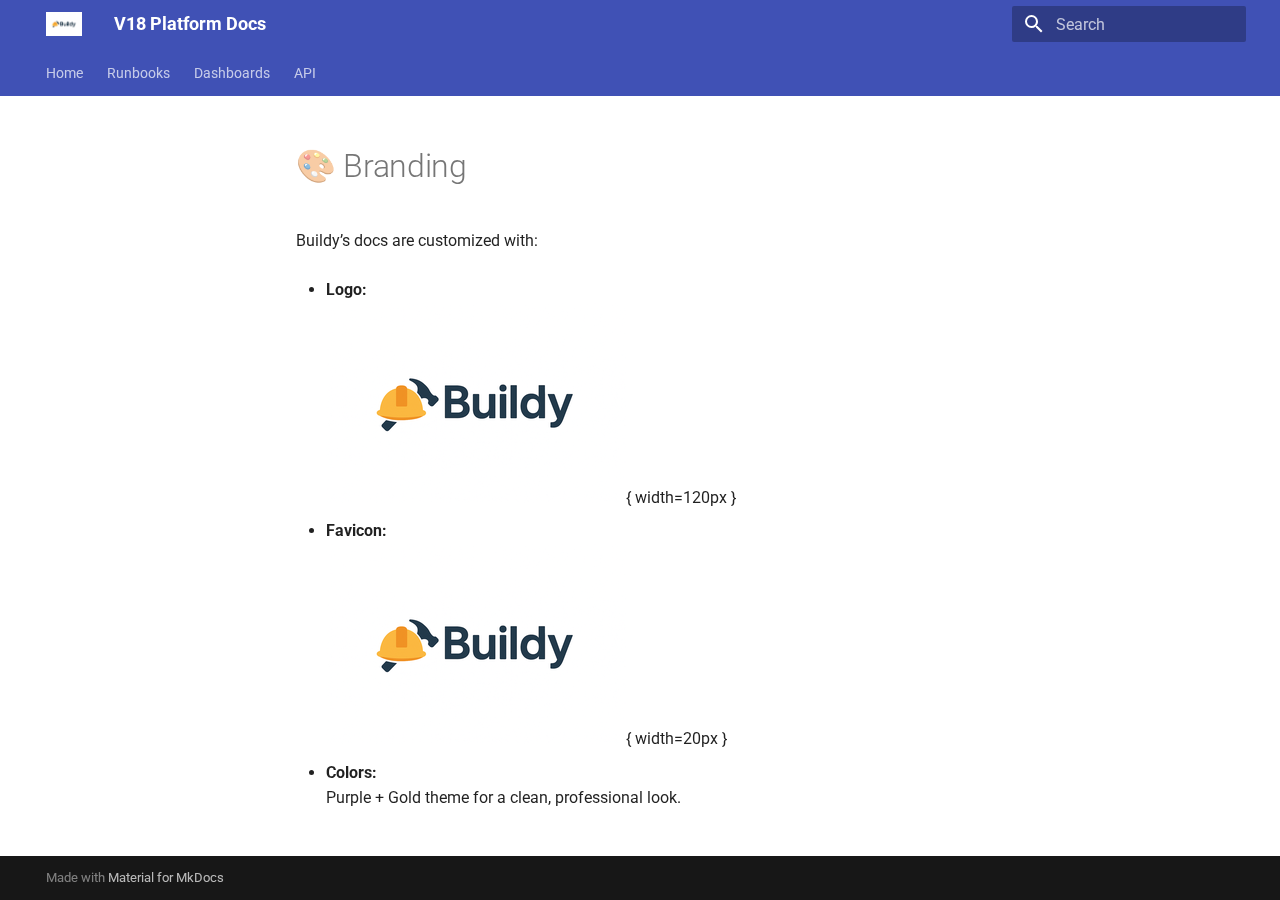
<file: branding/logo/index.html>
<!doctype html>
<html lang="en" class="no-js">
  <head>
    
      <meta charset="utf-8">
      <meta name="viewport" content="width=device-width,initial-scale=1">
      
      
      
      
      
      
      <link rel="icon" href="../../images/favicon.png">
      <meta name="generator" content="mkdocs-1.6.1, mkdocs-material-9.6.18">
    
    
      
        <title>🎨 Branding - V18 Platform Docs</title>
      
    
    
      <link rel="stylesheet" href="../../assets/stylesheets/main.7e37652d.min.css">
      
      


    
    
      
    
    
      
        
        
        <link rel="preconnect" href="https://fonts.gstatic.com" crossorigin>
        <link rel="stylesheet" href="https://fonts.googleapis.com/css?family=Roboto:300,300i,400,400i,700,700i%7CRoboto+Mono:400,400i,700,700i&display=fallback">
        <style>:root{--md-text-font:"Roboto";--md-code-font:"Roboto Mono"}</style>
      
    
    
    <script>__md_scope=new URL("../..",location),__md_hash=e=>[...e].reduce(((e,_)=>(e<<5)-e+_.charCodeAt(0)),0),__md_get=(e,_=localStorage,t=__md_scope)=>JSON.parse(_.getItem(t.pathname+"."+e)),__md_set=(e,_,t=localStorage,a=__md_scope)=>{try{t.setItem(a.pathname+"."+e,JSON.stringify(_))}catch(e){}}</script>
    
      

    
    
    
  </head>
  
  
    <body dir="ltr">
  
    
    <input class="md-toggle" data-md-toggle="drawer" type="checkbox" id="__drawer" autocomplete="off">
    <input class="md-toggle" data-md-toggle="search" type="checkbox" id="__search" autocomplete="off">
    <label class="md-overlay" for="__drawer"></label>
    <div data-md-component="skip">
      
        
        <a href="#branding" class="md-skip">
          Skip to content
        </a>
      
    </div>
    <div data-md-component="announce">
      
    </div>
    
    
      

<header class="md-header" data-md-component="header">
  <nav class="md-header__inner md-grid" aria-label="Header">
    <a href="../.." title="V18 Platform Docs" class="md-header__button md-logo" aria-label="V18 Platform Docs" data-md-component="logo">
      
  <img src="../../images/logo.png" alt="logo">

    </a>
    <label class="md-header__button md-icon" for="__drawer">
      
      <svg xmlns="http://www.w3.org/2000/svg" viewBox="0 0 24 24"><path d="M3 6h18v2H3zm0 5h18v2H3zm0 5h18v2H3z"/></svg>
    </label>
    <div class="md-header__title" data-md-component="header-title">
      <div class="md-header__ellipsis">
        <div class="md-header__topic">
          <span class="md-ellipsis">
            V18 Platform Docs
          </span>
        </div>
        <div class="md-header__topic" data-md-component="header-topic">
          <span class="md-ellipsis">
            
              🎨 Branding
            
          </span>
        </div>
      </div>
    </div>
    
    
      <script>var palette=__md_get("__palette");if(palette&&palette.color){if("(prefers-color-scheme)"===palette.color.media){var media=matchMedia("(prefers-color-scheme: light)"),input=document.querySelector(media.matches?"[data-md-color-media='(prefers-color-scheme: light)']":"[data-md-color-media='(prefers-color-scheme: dark)']");palette.color.media=input.getAttribute("data-md-color-media"),palette.color.scheme=input.getAttribute("data-md-color-scheme"),palette.color.primary=input.getAttribute("data-md-color-primary"),palette.color.accent=input.getAttribute("data-md-color-accent")}for(var[key,value]of Object.entries(palette.color))document.body.setAttribute("data-md-color-"+key,value)}</script>
    
    
    
      
      
        <label class="md-header__button md-icon" for="__search">
          
          <svg xmlns="http://www.w3.org/2000/svg" viewBox="0 0 24 24"><path d="M9.5 3A6.5 6.5 0 0 1 16 9.5c0 1.61-.59 3.09-1.56 4.23l.27.27h.79l5 5-1.5 1.5-5-5v-.79l-.27-.27A6.52 6.52 0 0 1 9.5 16 6.5 6.5 0 0 1 3 9.5 6.5 6.5 0 0 1 9.5 3m0 2C7 5 5 7 5 9.5S7 14 9.5 14 14 12 14 9.5 12 5 9.5 5"/></svg>
        </label>
        <div class="md-search" data-md-component="search" role="dialog">
  <label class="md-search__overlay" for="__search"></label>
  <div class="md-search__inner" role="search">
    <form class="md-search__form" name="search">
      <input type="text" class="md-search__input" name="query" aria-label="Search" placeholder="Search" autocapitalize="off" autocorrect="off" autocomplete="off" spellcheck="false" data-md-component="search-query" required>
      <label class="md-search__icon md-icon" for="__search">
        
        <svg xmlns="http://www.w3.org/2000/svg" viewBox="0 0 24 24"><path d="M9.5 3A6.5 6.5 0 0 1 16 9.5c0 1.61-.59 3.09-1.56 4.23l.27.27h.79l5 5-1.5 1.5-5-5v-.79l-.27-.27A6.52 6.52 0 0 1 9.5 16 6.5 6.5 0 0 1 3 9.5 6.5 6.5 0 0 1 9.5 3m0 2C7 5 5 7 5 9.5S7 14 9.5 14 14 12 14 9.5 12 5 9.5 5"/></svg>
        
        <svg xmlns="http://www.w3.org/2000/svg" viewBox="0 0 24 24"><path d="M20 11v2H8l5.5 5.5-1.42 1.42L4.16 12l7.92-7.92L13.5 5.5 8 11z"/></svg>
      </label>
      <nav class="md-search__options" aria-label="Search">
        
        <button type="reset" class="md-search__icon md-icon" title="Clear" aria-label="Clear" tabindex="-1">
          
          <svg xmlns="http://www.w3.org/2000/svg" viewBox="0 0 24 24"><path d="M19 6.41 17.59 5 12 10.59 6.41 5 5 6.41 10.59 12 5 17.59 6.41 19 12 13.41 17.59 19 19 17.59 13.41 12z"/></svg>
        </button>
      </nav>
      
        <div class="md-search__suggest" data-md-component="search-suggest"></div>
      
    </form>
    <div class="md-search__output">
      <div class="md-search__scrollwrap" tabindex="0" data-md-scrollfix>
        <div class="md-search-result" data-md-component="search-result">
          <div class="md-search-result__meta">
            Initializing search
          </div>
          <ol class="md-search-result__list" role="presentation"></ol>
        </div>
      </div>
    </div>
  </div>
</div>
      
    
    
  </nav>
  
</header>
    
    <div class="md-container" data-md-component="container">
      
      
        
          
            
<nav class="md-tabs" aria-label="Tabs" data-md-component="tabs">
  <div class="md-grid">
    <ul class="md-tabs__list">
      
        
  
  
  
  
    <li class="md-tabs__item">
      <a href="../.." class="md-tabs__link">
        
  
  
    
  
  Home

      </a>
    </li>
  

      
        
  
  
  
  
    
    
      <li class="md-tabs__item">
        <a href="../../runbooks/index.md" class="md-tabs__link">
          
  
  
  Runbooks

        </a>
      </li>
    
  

      
        
  
  
  
  
    
    
      <li class="md-tabs__item">
        <a href="../../dashboards/index.md" class="md-tabs__link">
          
  
  
  Dashboards

        </a>
      </li>
    
  

      
        
  
  
  
  
    
    
      <li class="md-tabs__item">
        <a href="../../api/platform.md" class="md-tabs__link">
          
  
  
  API

        </a>
      </li>
    
  

      
    </ul>
  </div>
</nav>
          
        
      
      <main class="md-main" data-md-component="main">
        <div class="md-main__inner md-grid">
          
            
              
              <div class="md-sidebar md-sidebar--primary" data-md-component="sidebar" data-md-type="navigation" >
                <div class="md-sidebar__scrollwrap">
                  <div class="md-sidebar__inner">
                    


  


<nav class="md-nav md-nav--primary md-nav--lifted" aria-label="Navigation" data-md-level="0">
  <label class="md-nav__title" for="__drawer">
    <a href="../.." title="V18 Platform Docs" class="md-nav__button md-logo" aria-label="V18 Platform Docs" data-md-component="logo">
      
  <img src="../../images/logo.png" alt="logo">

    </a>
    V18 Platform Docs
  </label>
  
  <ul class="md-nav__list" data-md-scrollfix>
    
      
      
  
  
  
  
    <li class="md-nav__item">
      <a href="../.." class="md-nav__link">
        
  
  
  <span class="md-ellipsis">
    Home
    
  </span>
  

      </a>
    </li>
  

    
      
      
  
  
  
  
    
    
    
    
      
      
        
      
    
    
    <li class="md-nav__item md-nav__item--nested">
      
        
        
        <input class="md-nav__toggle md-toggle " type="checkbox" id="__nav_2" >
        
          
          <label class="md-nav__link" for="__nav_2" id="__nav_2_label" tabindex="0">
            
  
  
  <span class="md-ellipsis">
    Runbooks
    
  </span>
  

            <span class="md-nav__icon md-icon"></span>
          </label>
        
        <nav class="md-nav" data-md-level="1" aria-labelledby="__nav_2_label" aria-expanded="false">
          <label class="md-nav__title" for="__nav_2">
            <span class="md-nav__icon md-icon"></span>
            Runbooks
          </label>
          <ul class="md-nav__list" data-md-scrollfix>
            
              
                
  
  
  
  
    <li class="md-nav__item">
      <a href="../../runbooks/index.md" class="md-nav__link">
        
  
  
  <span class="md-ellipsis">
    Overview
    
  </span>
  

      </a>
    </li>
  

              
            
          </ul>
        </nav>
      
    </li>
  

    
      
      
  
  
  
  
    
    
    
    
      
      
        
      
    
    
    <li class="md-nav__item md-nav__item--nested">
      
        
        
        <input class="md-nav__toggle md-toggle " type="checkbox" id="__nav_3" >
        
          
          <label class="md-nav__link" for="__nav_3" id="__nav_3_label" tabindex="0">
            
  
  
  <span class="md-ellipsis">
    Dashboards
    
  </span>
  

            <span class="md-nav__icon md-icon"></span>
          </label>
        
        <nav class="md-nav" data-md-level="1" aria-labelledby="__nav_3_label" aria-expanded="false">
          <label class="md-nav__title" for="__nav_3">
            <span class="md-nav__icon md-icon"></span>
            Dashboards
          </label>
          <ul class="md-nav__list" data-md-scrollfix>
            
              
                
  
  
  
  
    <li class="md-nav__item">
      <a href="../../dashboards/index.md" class="md-nav__link">
        
  
  
  <span class="md-ellipsis">
    Overview
    
  </span>
  

      </a>
    </li>
  

              
            
          </ul>
        </nav>
      
    </li>
  

    
      
      
  
  
  
  
    
    
    
    
      
      
        
      
    
    
    <li class="md-nav__item md-nav__item--nested">
      
        
        
        <input class="md-nav__toggle md-toggle " type="checkbox" id="__nav_4" >
        
          
          <label class="md-nav__link" for="__nav_4" id="__nav_4_label" tabindex="0">
            
  
  
  <span class="md-ellipsis">
    API
    
  </span>
  

            <span class="md-nav__icon md-icon"></span>
          </label>
        
        <nav class="md-nav" data-md-level="1" aria-labelledby="__nav_4_label" aria-expanded="false">
          <label class="md-nav__title" for="__nav_4">
            <span class="md-nav__icon md-icon"></span>
            API
          </label>
          <ul class="md-nav__list" data-md-scrollfix>
            
              
                
  
  
  
  
    <li class="md-nav__item">
      <a href="../../api/platform.md" class="md-nav__link">
        
  
  
  <span class="md-ellipsis">
    Platform
    
  </span>
  

      </a>
    </li>
  

              
            
              
                
  
  
  
  
    <li class="md-nav__item">
      <a href="../../api/swagger.md" class="md-nav__link">
        
  
  
  <span class="md-ellipsis">
    Swagger
    
  </span>
  

      </a>
    </li>
  

              
            
              
                
  
  
  
  
    <li class="md-nav__item">
      <a href="../../api/workers.md" class="md-nav__link">
        
  
  
  <span class="md-ellipsis">
    Workers
    
  </span>
  

      </a>
    </li>
  

              
            
              
                
  
  
  
  
    <li class="md-nav__item">
      <a href="../../api/quotasvc.md" class="md-nav__link">
        
  
  
  <span class="md-ellipsis">
    Quotas
    
  </span>
  

      </a>
    </li>
  

              
            
          </ul>
        </nav>
      
    </li>
  

    
  </ul>
</nav>
                  </div>
                </div>
              </div>
            
            
              
              <div class="md-sidebar md-sidebar--secondary" data-md-component="sidebar" data-md-type="toc" >
                <div class="md-sidebar__scrollwrap">
                  <div class="md-sidebar__inner">
                    

<nav class="md-nav md-nav--secondary" aria-label="Table of contents">
  
  
  
    
  
  
</nav>
                  </div>
                </div>
              </div>
            
          
          
            <div class="md-content" data-md-component="content">
              <article class="md-content__inner md-typeset">
                
                  



<h1 id="branding">🎨 Branding</h1>
<p>Buildy’s docs are customized with:</p>
<ul>
<li>
<p><strong>Logo:</strong><br />
<img alt="Buildy Logo" src="../../images/logo.png" />{ width=120px }</p>
</li>
<li>
<p><strong>Favicon:</strong><br />
<img alt="Favicon" src="../../images/logo.png" />{ width=20px }</p>
</li>
<li>
<p><strong>Colors:</strong><br />
  Purple + Gold theme for a clean, professional look.</p>
</li>
</ul>












                
              </article>
            </div>
          
          
<script>var target=document.getElementById(location.hash.slice(1));target&&target.name&&(target.checked=target.name.startsWith("__tabbed_"))</script>
        </div>
        
      </main>
      
        <footer class="md-footer">
  
  <div class="md-footer-meta md-typeset">
    <div class="md-footer-meta__inner md-grid">
      <div class="md-copyright">
  
  
    Made with
    <a href="https://squidfunk.github.io/mkdocs-material/" target="_blank" rel="noopener">
      Material for MkDocs
    </a>
  
</div>
      
    </div>
  </div>
</footer>
      
    </div>
    <div class="md-dialog" data-md-component="dialog">
      <div class="md-dialog__inner md-typeset"></div>
    </div>
    
    
    
      
      <script id="__config" type="application/json">{"base": "../..", "features": ["navigation.tabs", "navigation.sections", "search.highlight", "search.suggest", "content.code.copy"], "search": "../../assets/javascripts/workers/search.973d3a69.min.js", "tags": null, "translations": {"clipboard.copied": "Copied to clipboard", "clipboard.copy": "Copy to clipboard", "search.result.more.one": "1 more on this page", "search.result.more.other": "# more on this page", "search.result.none": "No matching documents", "search.result.one": "1 matching document", "search.result.other": "# matching documents", "search.result.placeholder": "Type to start searching", "search.result.term.missing": "Missing", "select.version": "Select version"}, "version": null}</script>
    
    
      <script src="../../assets/javascripts/bundle.92b07e13.min.js"></script>
      
    
  </body>
</html>
</file>
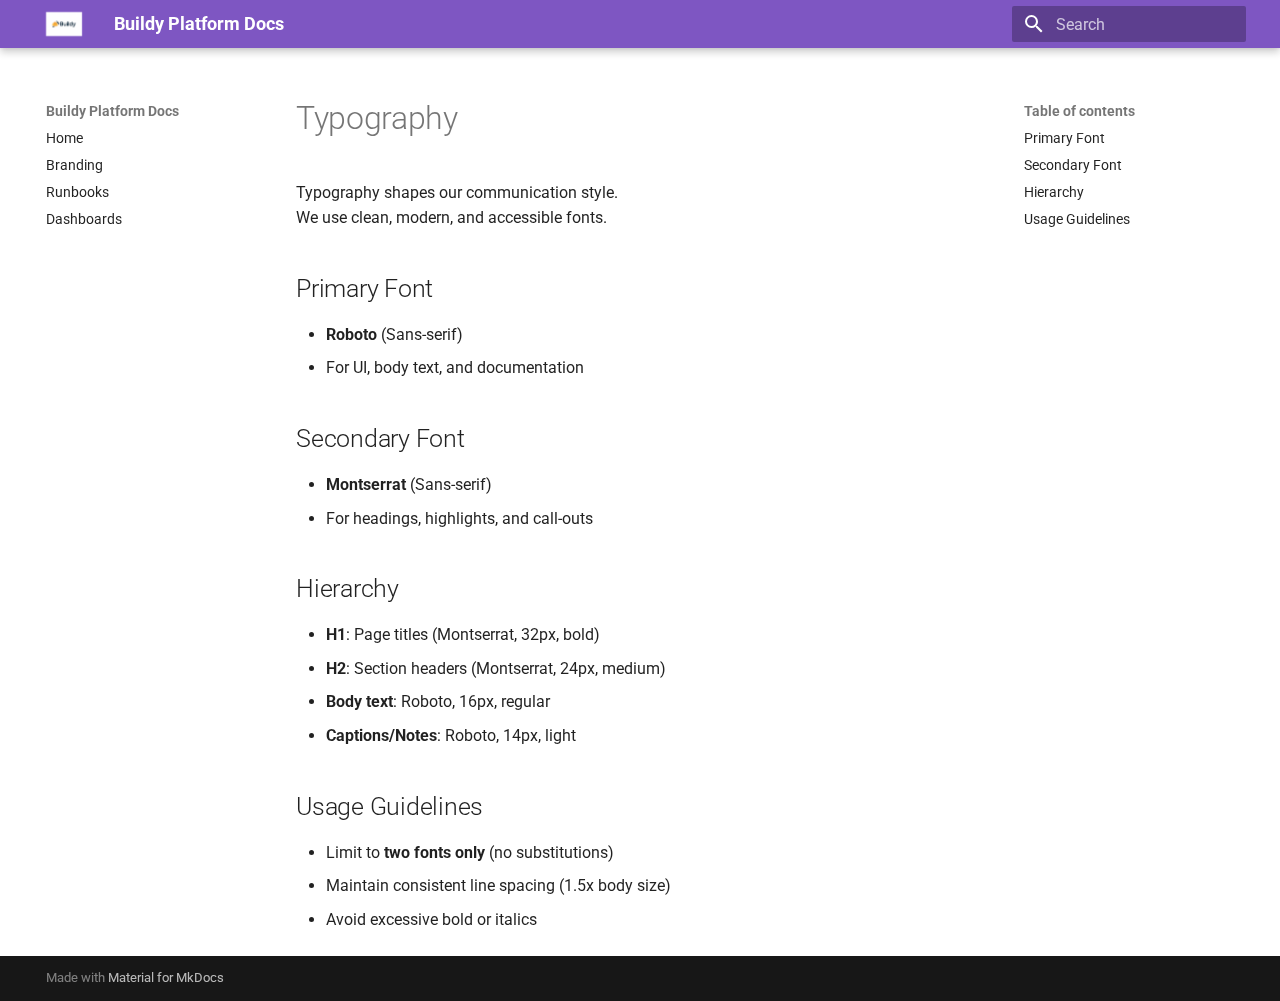
<file: branding/typography/index.html>
<!doctype html>
<html lang="en" class="no-js">
  <head>
    
      <meta charset="utf-8">
      <meta name="viewport" content="width=device-width,initial-scale=1">
      
        <meta name="description" content="Documentation for Buildy platform — guides, branding, runbooks, and dashboards.">
      
      
        <meta name="author" content="Buildy Team">
      
      
        <link rel="canonical" href="https://kello54.github.io/branding/typography/">
      
      
      
      
      <link rel="icon" href="../../images/logo.png">
      <meta name="generator" content="mkdocs-1.6.1, mkdocs-material-9.6.18">
    
    
      
        <title>Typography - Buildy Platform Docs</title>
      
    
    
      <link rel="stylesheet" href="../../assets/stylesheets/main.7e37652d.min.css">
      
        
        <link rel="stylesheet" href="../../assets/stylesheets/palette.06af60db.min.css">
      
      


    
    
      
    
    
      
        
        
        <link rel="preconnect" href="https://fonts.gstatic.com" crossorigin>
        <link rel="stylesheet" href="https://fonts.googleapis.com/css?family=Roboto:300,300i,400,400i,700,700i%7CRoboto+Mono:400,400i,700,700i&display=fallback">
        <style>:root{--md-text-font:"Roboto";--md-code-font:"Roboto Mono"}</style>
      
    
    
    <script>__md_scope=new URL("../..",location),__md_hash=e=>[...e].reduce(((e,_)=>(e<<5)-e+_.charCodeAt(0)),0),__md_get=(e,_=localStorage,t=__md_scope)=>JSON.parse(_.getItem(t.pathname+"."+e)),__md_set=(e,_,t=localStorage,a=__md_scope)=>{try{t.setItem(a.pathname+"."+e,JSON.stringify(_))}catch(e){}}</script>
    
      

    
    
    
  </head>
  
  
    
    
    
    
    
    <body dir="ltr" data-md-color-scheme="default" data-md-color-primary="deep-purple" data-md-color-accent="amber">
  
    
    <input class="md-toggle" data-md-toggle="drawer" type="checkbox" id="__drawer" autocomplete="off">
    <input class="md-toggle" data-md-toggle="search" type="checkbox" id="__search" autocomplete="off">
    <label class="md-overlay" for="__drawer"></label>
    <div data-md-component="skip">
      
        
        <a href="#typography" class="md-skip">
          Skip to content
        </a>
      
    </div>
    <div data-md-component="announce">
      
    </div>
    
    
      

  

<header class="md-header md-header--shadow" data-md-component="header">
  <nav class="md-header__inner md-grid" aria-label="Header">
    <a href="../.." title="Buildy Platform Docs" class="md-header__button md-logo" aria-label="Buildy Platform Docs" data-md-component="logo">
      
  <img src="../../images/logo.png" alt="logo">

    </a>
    <label class="md-header__button md-icon" for="__drawer">
      
      <svg xmlns="http://www.w3.org/2000/svg" viewBox="0 0 24 24"><path d="M3 6h18v2H3zm0 5h18v2H3zm0 5h18v2H3z"/></svg>
    </label>
    <div class="md-header__title" data-md-component="header-title">
      <div class="md-header__ellipsis">
        <div class="md-header__topic">
          <span class="md-ellipsis">
            Buildy Platform Docs
          </span>
        </div>
        <div class="md-header__topic" data-md-component="header-topic">
          <span class="md-ellipsis">
            
              Typography
            
          </span>
        </div>
      </div>
    </div>
    
      
    
    
    
    
      
      
        <label class="md-header__button md-icon" for="__search">
          
          <svg xmlns="http://www.w3.org/2000/svg" viewBox="0 0 24 24"><path d="M9.5 3A6.5 6.5 0 0 1 16 9.5c0 1.61-.59 3.09-1.56 4.23l.27.27h.79l5 5-1.5 1.5-5-5v-.79l-.27-.27A6.52 6.52 0 0 1 9.5 16 6.5 6.5 0 0 1 3 9.5 6.5 6.5 0 0 1 9.5 3m0 2C7 5 5 7 5 9.5S7 14 9.5 14 14 12 14 9.5 12 5 9.5 5"/></svg>
        </label>
        <div class="md-search" data-md-component="search" role="dialog">
  <label class="md-search__overlay" for="__search"></label>
  <div class="md-search__inner" role="search">
    <form class="md-search__form" name="search">
      <input type="text" class="md-search__input" name="query" aria-label="Search" placeholder="Search" autocapitalize="off" autocorrect="off" autocomplete="off" spellcheck="false" data-md-component="search-query" required>
      <label class="md-search__icon md-icon" for="__search">
        
        <svg xmlns="http://www.w3.org/2000/svg" viewBox="0 0 24 24"><path d="M9.5 3A6.5 6.5 0 0 1 16 9.5c0 1.61-.59 3.09-1.56 4.23l.27.27h.79l5 5-1.5 1.5-5-5v-.79l-.27-.27A6.52 6.52 0 0 1 9.5 16 6.5 6.5 0 0 1 3 9.5 6.5 6.5 0 0 1 9.5 3m0 2C7 5 5 7 5 9.5S7 14 9.5 14 14 12 14 9.5 12 5 9.5 5"/></svg>
        
        <svg xmlns="http://www.w3.org/2000/svg" viewBox="0 0 24 24"><path d="M20 11v2H8l5.5 5.5-1.42 1.42L4.16 12l7.92-7.92L13.5 5.5 8 11z"/></svg>
      </label>
      <nav class="md-search__options" aria-label="Search">
        
        <button type="reset" class="md-search__icon md-icon" title="Clear" aria-label="Clear" tabindex="-1">
          
          <svg xmlns="http://www.w3.org/2000/svg" viewBox="0 0 24 24"><path d="M19 6.41 17.59 5 12 10.59 6.41 5 5 6.41 10.59 12 5 17.59 6.41 19 12 13.41 17.59 19 19 17.59 13.41 12z"/></svg>
        </button>
      </nav>
      
        <div class="md-search__suggest" data-md-component="search-suggest"></div>
      
    </form>
    <div class="md-search__output">
      <div class="md-search__scrollwrap" tabindex="0" data-md-scrollfix>
        <div class="md-search-result" data-md-component="search-result">
          <div class="md-search-result__meta">
            Initializing search
          </div>
          <ol class="md-search-result__list" role="presentation"></ol>
        </div>
      </div>
    </div>
  </div>
</div>
      
    
    
  </nav>
  
</header>
    
    <div class="md-container" data-md-component="container">
      
      
        
          
        
      
      <main class="md-main" data-md-component="main">
        <div class="md-main__inner md-grid">
          
            
              
              <div class="md-sidebar md-sidebar--primary" data-md-component="sidebar" data-md-type="navigation" >
                <div class="md-sidebar__scrollwrap">
                  <div class="md-sidebar__inner">
                    



<nav class="md-nav md-nav--primary" aria-label="Navigation" data-md-level="0">
  <label class="md-nav__title" for="__drawer">
    <a href="../.." title="Buildy Platform Docs" class="md-nav__button md-logo" aria-label="Buildy Platform Docs" data-md-component="logo">
      
  <img src="../../images/logo.png" alt="logo">

    </a>
    Buildy Platform Docs
  </label>
  
  <ul class="md-nav__list" data-md-scrollfix>
    
      
      
  
  
  
  
    <li class="md-nav__item">
      <a href="../.." class="md-nav__link">
        
  
  
  <span class="md-ellipsis">
    Home
    
  </span>
  

      </a>
    </li>
  

    
      
      
  
  
  
  
    <li class="md-nav__item">
      <a href="../logo/" class="md-nav__link">
        
  
  
  <span class="md-ellipsis">
    Branding
    
  </span>
  

      </a>
    </li>
  

    
      
      
  
  
  
  
    <li class="md-nav__item">
      <a href="../../runbooks/" class="md-nav__link">
        
  
  
  <span class="md-ellipsis">
    Runbooks
    
  </span>
  

      </a>
    </li>
  

    
      
      
  
  
  
  
    <li class="md-nav__item">
      <a href="../../dashboards/" class="md-nav__link">
        
  
  
  <span class="md-ellipsis">
    Dashboards
    
  </span>
  

      </a>
    </li>
  

    
  </ul>
</nav>
                  </div>
                </div>
              </div>
            
            
              
              <div class="md-sidebar md-sidebar--secondary" data-md-component="sidebar" data-md-type="toc" >
                <div class="md-sidebar__scrollwrap">
                  <div class="md-sidebar__inner">
                    

<nav class="md-nav md-nav--secondary" aria-label="Table of contents">
  
  
  
    
  
  
    <label class="md-nav__title" for="__toc">
      <span class="md-nav__icon md-icon"></span>
      Table of contents
    </label>
    <ul class="md-nav__list" data-md-component="toc" data-md-scrollfix>
      
        <li class="md-nav__item">
  <a href="#primary-font" class="md-nav__link">
    <span class="md-ellipsis">
      Primary Font
    </span>
  </a>
  
</li>
      
        <li class="md-nav__item">
  <a href="#secondary-font" class="md-nav__link">
    <span class="md-ellipsis">
      Secondary Font
    </span>
  </a>
  
</li>
      
        <li class="md-nav__item">
  <a href="#hierarchy" class="md-nav__link">
    <span class="md-ellipsis">
      Hierarchy
    </span>
  </a>
  
</li>
      
        <li class="md-nav__item">
  <a href="#usage-guidelines" class="md-nav__link">
    <span class="md-ellipsis">
      Usage Guidelines
    </span>
  </a>
  
</li>
      
    </ul>
  
</nav>
                  </div>
                </div>
              </div>
            
          
          
            <div class="md-content" data-md-component="content">
              <article class="md-content__inner md-typeset">
                
                  



<h1 id="typography">Typography</h1>
<p>Typography shapes our communication style.<br />
We use clean, modern, and accessible fonts.</p>
<h2 id="primary-font">Primary Font</h2>
<ul>
<li><strong>Roboto</strong> (Sans-serif)  </li>
<li>For UI, body text, and documentation</li>
</ul>
<h2 id="secondary-font">Secondary Font</h2>
<ul>
<li><strong>Montserrat</strong> (Sans-serif)  </li>
<li>For headings, highlights, and call-outs</li>
</ul>
<h2 id="hierarchy">Hierarchy</h2>
<ul>
<li><strong>H1</strong>: Page titles (Montserrat, 32px, bold)  </li>
<li><strong>H2</strong>: Section headers (Montserrat, 24px, medium)  </li>
<li><strong>Body text</strong>: Roboto, 16px, regular  </li>
<li><strong>Captions/Notes</strong>: Roboto, 14px, light  </li>
</ul>
<h2 id="usage-guidelines">Usage Guidelines</h2>
<ul>
<li>Limit to <strong>two fonts only</strong> (no substitutions)  </li>
<li>Maintain consistent line spacing (1.5x body size)  </li>
<li>Avoid excessive bold or italics  </li>
</ul>












                
              </article>
            </div>
          
          
<script>var target=document.getElementById(location.hash.slice(1));target&&target.name&&(target.checked=target.name.startsWith("__tabbed_"))</script>
        </div>
        
          <button type="button" class="md-top md-icon" data-md-component="top" hidden>
  
  <svg xmlns="http://www.w3.org/2000/svg" viewBox="0 0 24 24"><path d="M13 20h-2V8l-5.5 5.5-1.42-1.42L12 4.16l7.92 7.92-1.42 1.42L13 8z"/></svg>
  Back to top
</button>
        
      </main>
      
        <footer class="md-footer">
  
  <div class="md-footer-meta md-typeset">
    <div class="md-footer-meta__inner md-grid">
      <div class="md-copyright">
  
  
    Made with
    <a href="https://squidfunk.github.io/mkdocs-material/" target="_blank" rel="noopener">
      Material for MkDocs
    </a>
  
</div>
      
    </div>
  </div>
</footer>
      
    </div>
    <div class="md-dialog" data-md-component="dialog">
      <div class="md-dialog__inner md-typeset"></div>
    </div>
    
    
    
      
      <script id="__config" type="application/json">{"base": "../..", "features": ["navigation.instant", "navigation.sections", "navigation.top", "search.highlight", "search.suggest"], "search": "../../assets/javascripts/workers/search.973d3a69.min.js", "tags": null, "translations": {"clipboard.copied": "Copied to clipboard", "clipboard.copy": "Copy to clipboard", "search.result.more.one": "1 more on this page", "search.result.more.other": "# more on this page", "search.result.none": "No matching documents", "search.result.one": "1 matching document", "search.result.other": "# matching documents", "search.result.placeholder": "Type to start searching", "search.result.term.missing": "Missing", "select.version": "Select version"}, "version": null}</script>
    
    
      <script src="../../assets/javascripts/bundle.92b07e13.min.js"></script>
      
    
  </body>
</html>
</file>
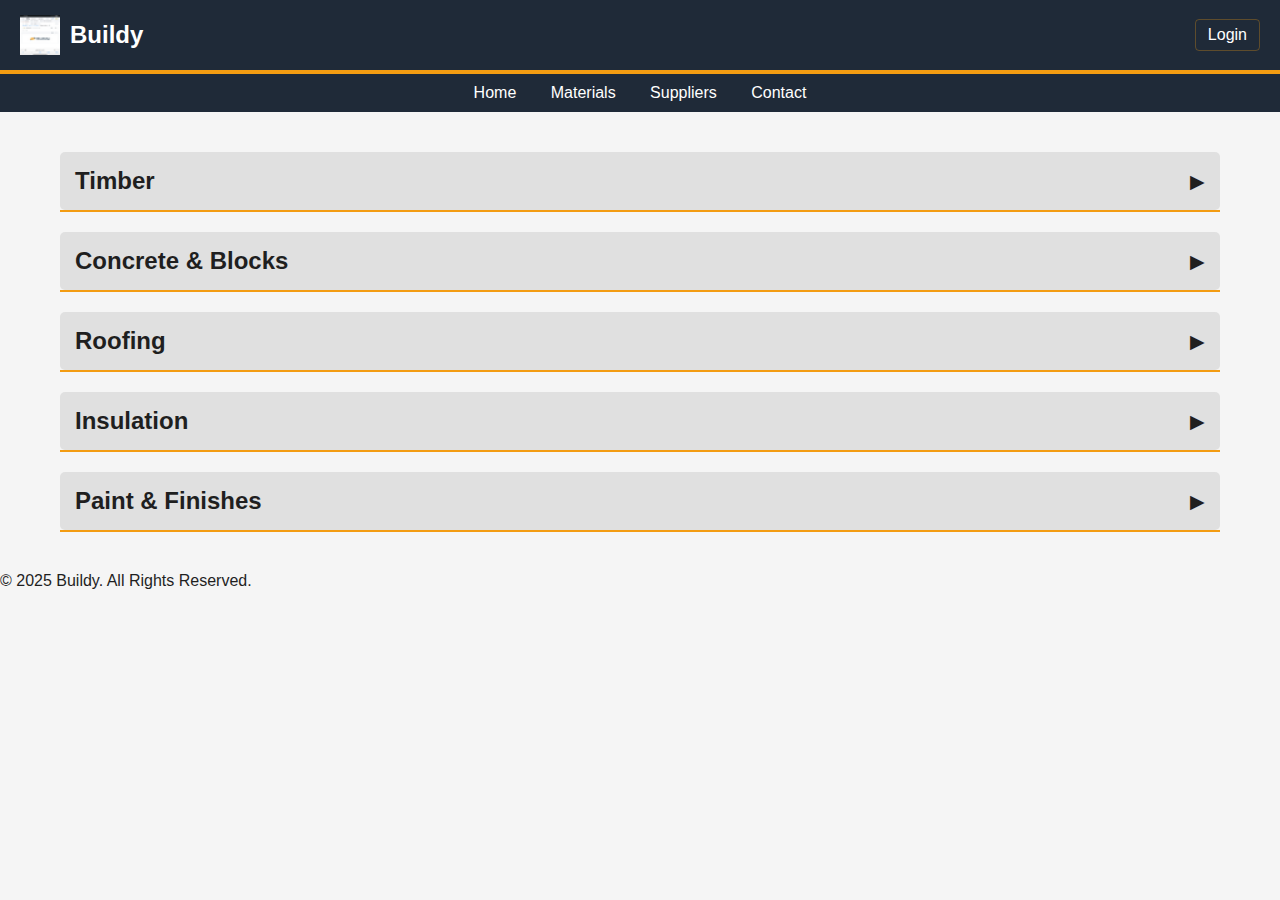
<file: docs/comparison.html>
<!DOCTYPE html>
<html lang="en">
<head>
<meta charset="UTF-8">
<meta name="viewport" content="width=device-width, initial-scale=1.0">
<title>Buildy - Material Comparison</title>
<link rel="icon" href="images/favicon.png" type="image/png">
<style>
* {margin:0; padding:0; box-sizing:border-box; font-family:Arial,sans-serif;}
body {background:#f5f5f5; color:#1f1f1f; min-height:100vh;}
header, footer, nav {width:100%;}
header {display:flex; justify-content:space-between; align-items:center; padding:15px 20px; background:#1f2a38; border-bottom:4px solid #F39C12;}
header .logo {display:flex; align-items:center; font-size:24px; font-weight:bold; color:#fff;}
header .logo img{height:40px; margin-right:10px;}
header .login {color:#fff; font-size:16px; padding:6px 12px; border:1px solid rgba(243,156,18,0.3); border-radius:4px; cursor:pointer;}
header .login:hover {background:rgba(243,156,18,0.2);}
nav.subheader {background:#1f2a38; padding:10px; text-align:center;}
nav.subheader a {color:#fff; margin:0 15px; text-decoration:none;}
nav.subheader a:hover {text-decoration:underline;}
main {max-width:1200px; margin:40px auto; padding:0 20px;}
.category {border-bottom:2px solid #F39C12; margin-bottom:20px;}
.category-header {display:flex; justify-content:space-between; align-items:center; padding:15px; cursor:pointer; background:#e0e0e0; border-radius:5px;}
.category-header h2 {font-size:1.5rem;}
.category-header span {font-size:1.2rem; transition:transform 0.3s;}
.category-header.active span {transform:rotate(90deg);}
.subcategory {display:none; padding:10px 0;}
.subcategory table {width:100%; border-collapse:collapse; margin-bottom:20px;}
.subcategory th, .subcategory td {padding:10px; border:1px solid #ddd; text-align:left;}
.subcategory th {background:#1f2a38; color:#fff; cursor:pointer;}
.subcategory tr:nth-child(even){background:#f9f9f9;}
.filters {margin-bottom:10px; display:flex; flex-wrap:wrap; gap:15px; align-items:center;}
.filters label {font-weight:bold;}
.filters select {padding:5px 8px; border-radius:5px; border:1px solid #ddd;}
#backToTop {position:fixed; bottom:30px; right:30px; background:#F39C12; color:#fff; padding:10px 15px; border-radius:50px; cursor:pointer; display:none; font-weight:bold; transition:background 0.3s;}
#backToTop:hover {background:#e08b00;}
@media(max-width:768px){.category-header h2{font-size:1.2rem;} .subcategory th, .subcategory td{padding:8px; font-size:14px;}}
</style>
</head>
<body>

<header>
  <div class="logo">
    <img src="images/favicon.png" alt="Buildy Logo"> Buildy
  </div>
  <div class="login">Login</div>
</header>

<nav class="subheader">
  <a href="index.html">Home</a>
  <a href="#">Materials</a>
  <a href="#">Suppliers</a>
  <a href="#">Contact</a>
</nav>

<main>

<!-- ===== Timber ===== -->
<div class="category">
  <div class="category-header" onclick="toggleCategory(this)">
    <h2>Timber</h2>
    <span>&#9654;</span>
  </div>
  <div class="subcategory">
    <div class="filters">
      <label>Filter by Supplier:</label>
      <select onchange="filterTable('timberTable', this.value)">
        <option value="all">All</option>
        <option>Chadwick's</option>
        <option>Woodies</option>
        <option>TJ O Mahony</option>
        <option>Buckley</option>
      </select>
      <label>Sort by Price:</label>
      <select onchange="sortTable('timberTable', this.value)">
        <option value="asc">Low → High</option>
        <option value="desc">High → Low</option>
      </select>
    </div>

    <h3>Softwood</h3>
    <table id="timberTable">
      <tr><th>Product</th><th>Supplier</th><th>Price (€)</th></tr>
      <tr><td>Pine 2x4</td><td>Chadwick's</td><td>5.50</td></tr>
      <tr><td>Spruce 2x4</td><td>Woodies</td><td>5.20</td></tr>
      <tr><td>Douglas Fir 2x4</td><td>TJ O Mahony</td><td>5.80</td></tr>
      <tr><td>Larch 2x4</td><td>Buckley</td><td>6.00</td></tr>
    </table>

    <h3>Hardwood</h3>
    <table id="timberHardTable">
      <tr><th>Product</th><th>Supplier</th><th>Price (€)</th></tr>
      <tr><td>Oak 2x4</td><td>Chadwick's</td><td>9.50</td></tr>
      <tr><td>Ash 2x4</td><td>Woodies</td><td>8.80</td></tr>
      <tr><td>Beech 2x4</td><td>TJ O Mahony</td><td>9.20</td></tr>
      <tr><td>Mahogany 2x4</td><td>Buckley</td><td>12.00</td></tr>
    </table>
  </div>
</div>

<!-- ===== Concrete & Blocks ===== -->
<div class="category">
  <div class="category-header" onclick="toggleCategory(this)">
    <h2>Concrete & Blocks</h2>
    <span>&#9654;</span>
  </div>
  <div class="subcategory">
    <div class="filters">
      <label>Filter by Supplier:</label>
      <select onchange="filterTable('concreteTable', this.value)">
        <option value="all">All</option>
        <option>Chadwick's</option>
        <option>Woodies</option>
        <option>TJ O Mahony</option>
        <option>Buckley</option>
      </select>
      <label>Sort by Price:</label>
      <select onchange="sortTable('concreteTable', this.value)">
        <option value="asc">Low → High</option>
        <option value="desc">High → Low</option>
      </select>
    </div>

    <h3>Cement</h3>
    <table id="concreteTable">
      <tr><th>Product</th><th>Supplier</th><th>Price (€)</th></tr>
      <tr><td>Portland Cement 25kg</td><td>Woodies</td><td>12.50</td></tr>
      <tr><td>Rapid Set Cement 25kg</td><td>Chadwick's</td><td>13.20</td></tr>
      <tr><td>White Cement 25kg</td><td>TJ O Mahony</td><td>14.00</td></tr>
    </table>

    <h3>Concrete Blocks</h3>
    <table id="concreteBlocksTable">
      <tr><th>Product</th><th>Supplier</th><th>Price (€)</th></tr>
      <tr><td>Standard 440x215x100mm</td><td>TJ O Mahony</td><td>1.20</td></tr>
      <tr><td>High Strength 440x215x100mm</td><td>Buckley</td><td>1.50</td></tr>
      <tr><td>Lightweight 440x215x100mm</td><td>Chadwick's</td><td>1.35</td></tr>
    </table>
  </div>
</div>

<!-- ===== Roofing ===== -->
<div class="category">
  <div class="category-header" onclick="toggleCategory(this)">
    <h2>Roofing</h2>
    <span>&#9654;</span>
  </div>
  <div class="subcategory">
    <div class="filters">
      <label>Filter by Supplier:</label>
      <select onchange="filterTable('roofTable', this.value)">
        <option value="all">All</option>
        <option>Chadwick's</option>
        <option>Woodies</option>
        <option>TJ O Mahony</option>
        <option>Buckley</option>
      </select>
      <label>Sort by Price:</label>
      <select onchange="sortTable('roofTable', this.value)">
        <option value="asc">Low → High</option>
        <option value="desc">High → Low</option>
      </select>
    </div>

    <h3>Tiles</h3>
    <table id="roofTable">
      <tr><th>Product</th><th>Supplier</th><th>Price (€)</th></tr>
      <tr><td>Concrete Tile</td><td>Woodies</td><td>1.50</td></tr>
      <tr><td>Clay Tile</td><td>Chadwick's</td><td>2.20</td></tr>
      <tr><td>Slate Tile</td><td>TJ O Mahony</td><td>3.50</td></tr>
    </table>

    <h3>Sheets</h3>
    <table id="roofSheetsTable">
      <tr><th>Product</th><th>Supplier</th><th>Price (€)</th></tr>
      <tr><td>Metal Sheet 2m</td><td>Buckley</td><td>15.00</td></tr>
      <tr><td>Bitumen Sheet 2m</td><td>Woodies</td><td>12.50</td></tr>
    </table>
  </div>
</div>

<!-- ===== Insulation ===== -->
<div class="category">
  <div class="category-header" onclick="toggleCategory(this)">
    <h2>Insulation</h2>
    <span>&#9654;</span>
  </div>
  <div class="subcategory">
    <div class="filters">
      <label>Filter by Supplier:</label>
      <select onchange="filterTable('insulationTable', this.value)">
        <option value="all">All</option>
        <option>Chadwick's</option>
        <option>Woodies</option>
        <option>TJ O Mahony</option>
        <option>Buckley</option>
      </select>
      <label>Sort by Price:</label>
      <select onchange="sortTable('insulationTable', this.value)">
        <option value="asc">Low → High</option>
        <option value="desc">High → Low</option>
      </select>
    </div>

    <h3>Wall Insulation</h3>
    <table id="insulationTable">
      <tr><th>Product</th><th>Supplier</th><th>Price (€)</th></tr>
      <tr><td>Glass Wool Roll</td><td>TJ O Mahony</td><td>25.00</td></tr>
      <tr><td>Rock Wool Board</td><td>Woodies</td><td>28.00</td></tr>
      <tr><td>EPS Board 50mm</td><td>Chadwick's</td><td>22.50</td></tr>
    </table>

    <h3>Roof Insulation</h3>
    <table id="insulationRoofTable">
      <tr><th>Product</th><th>Supplier</th><th>Price (€)</th></tr>
      <tr><td>Polyurethane Board 50mm</td><td>Buckley</td><td>35.00</td></tr>
      <tr><td>PIR Board 50mm</td><td>Woodies</td><td>37.50</td></tr>
    </table>
  </div>
</div>

<!-- ===== Paint & Finishes ===== -->
<div class="category">
  <div class="category-header" onclick="toggleCategory(this)">
    <h2>Paint & Finishes</h2>
    <span>&#9654;</span>
  </div>
  <div class="subcategory">
    <div class="filters">
      <label>Filter by Supplier:</label>
      <select onchange="filterTable('paintTable', this.value)">
        <option value="all">All</option>
        <option>Chadwick's</option>
        <option>Woodies</option>
        <option>TJ O Mahony</option>
        <option>Buckley</option>
      </select>
      <label>Sort by Price:</label>
      <select onchange="sortTable('paintTable', this.value)">
        <option value="asc">Low → High</option>
        <option value="desc">High → Low</option>
      </select>
    </div>

    <h3>Interior Paint</h3>
    <table id="paintTable">
      <tr><th>Product</th><th>Supplier</th><th>Price (€)</th></tr>
      <tr><td>Emulsion 10L</td><td>Woodies</td><td>32.00</td></tr>
      <tr><td>Gloss 5L</td><td>Chadwick's</td><td>28.00</td></tr>
      <tr><td>Primer 5L</td><td>Buckley</td><td>24.00</td></tr>
      <tr><td>Masonry 10L</td><td>TJ O Mahony</td><td>34.00</td></tr>
    </table>
  </div>
</div>

</main>

<div id="backToTop" onclick="scrollTop()">↑ Top</div>

<footer>
  <p>&copy; 2025 Buildy. All Rights Reserved.</p>
</footer>

<script>
// Toggle categories
function toggleCategory(header){
  header.classList.toggle('active');
  const sub = header.nextElementSibling;
  sub.style.display = sub.style.display === "block" ? "none" : "block";
}

// Back to top
const backToTop = document.getElementById('backToTop');
window.onscroll = function(){
  if(document.body.scrollTop > 200 || document.documentElement.scrollTop > 200){
    backToTop.style.display = "block";
  } else {
    backToTop.style.display = "none";
  }
}
function scrollTop(){window.scrollTo({top:0, behavior:'smooth'});}

// Filter table by supplier
function filterTable(tableId, supplier){
  const table = document.getElementById(tableId);
  for(let i=1; i<table.rows.length; i++){
    const rowSupplier = table.rows[i].cells[1].innerText;
    table.rows[i].style.display = (supplier==='all' || rowSupplier===supplier) ? '' : 'none';
  }
}

// Sort table by price
function sortTable(tableId, order){
  const table = document.getElementById(tableId);
  let rows = Array.from(table.rows).slice(1);
  rows.sort((a,b)=>{
    const priceA = parseFloat(a.cells[2].innerText);
    const priceB = parseFloat(b.cells[2].innerText);
    return order==='asc' ? priceA-priceB : priceB-priceA;
  });
  for(let row of rows){ table.tBodies[0].appendChild(row); }
}
</script>

</body>
</html>
</file>
<file: assets/stylesheets/main.7e37652d.min.css>
@charset "UTF-8";html{-webkit-text-size-adjust:none;-moz-text-size-adjust:none;text-size-adjust:none;box-sizing:border-box}*,:after,:before{box-sizing:inherit}@media (prefers-reduced-motion){*,:after,:before{transition:none!important}}body{margin:0}a,button,input,label{-webkit-tap-highlight-color:transparent}a{color:inherit;text-decoration:none}hr{border:0;box-sizing:initial;display:block;height:.05rem;overflow:visible;padding:0}small{font-size:80%}sub,sup{line-height:1em}img{border-style:none}table{border-collapse:initial;border-spacing:0}td,th{font-weight:400;vertical-align:top}button{background:#0000;border:0;font-family:inherit;font-size:inherit;margin:0;padding:0}input{border:0;outline:none}:root{--md-primary-fg-color:#4051b5;--md-primary-fg-color--light:#5d6cc0;--md-primary-fg-color--dark:#303fa1;--md-primary-bg-color:#fff;--md-primary-bg-color--light:#ffffffb3;--md-accent-fg-color:#526cfe;--md-accent-fg-color--transparent:#526cfe1a;--md-accent-bg-color:#fff;--md-accent-bg-color--light:#ffffffb3}[data-md-color-scheme=default]{color-scheme:light}[data-md-color-scheme=default] img[src$="#gh-dark-mode-only"],[data-md-color-scheme=default] img[src$="#only-dark"]{display:none}:root,[data-md-color-scheme=default]{--md-hue:225deg;--md-default-fg-color:#000000de;--md-default-fg-color--light:#0000008a;--md-default-fg-color--lighter:#00000052;--md-default-fg-color--lightest:#00000012;--md-default-bg-color:#fff;--md-default-bg-color--light:#ffffffb3;--md-default-bg-color--lighter:#ffffff4d;--md-default-bg-color--lightest:#ffffff1f;--md-code-fg-color:#36464e;--md-code-bg-color:#f5f5f5;--md-code-hl-color:#4287ff;--md-code-hl-color--light:#4287ff1a;--md-code-hl-number-color:#d52a2a;--md-code-hl-special-color:#db1457;--md-code-hl-function-color:#a846b9;--md-code-hl-constant-color:#6e59d9;--md-code-hl-keyword-color:#3f6ec6;--md-code-hl-string-color:#1c7d4d;--md-code-hl-name-color:var(--md-code-fg-color);--md-code-hl-operator-color:var(--md-default-fg-color--light);--md-code-hl-punctuation-color:var(--md-default-fg-color--light);--md-code-hl-comment-color:var(--md-default-fg-color--light);--md-code-hl-generic-color:var(--md-default-fg-color--light);--md-code-hl-variable-color:var(--md-default-fg-color--light);--md-typeset-color:var(--md-default-fg-color);--md-typeset-a-color:var(--md-primary-fg-color);--md-typeset-del-color:#f5503d26;--md-typeset-ins-color:#0bd57026;--md-typeset-kbd-color:#fafafa;--md-typeset-kbd-accent-color:#fff;--md-typeset-kbd-border-color:#b8b8b8;--md-typeset-mark-color:#ffff0080;--md-typeset-table-color:#0000001f;--md-typeset-table-color--light:rgba(0,0,0,.035);--md-admonition-fg-color:var(--md-default-fg-color);--md-admonition-bg-color:var(--md-default-bg-color);--md-warning-fg-color:#000000de;--md-warning-bg-color:#ff9;--md-footer-fg-color:#fff;--md-footer-fg-color--light:#ffffffb3;--md-footer-fg-color--lighter:#ffffff73;--md-footer-bg-color:#000000de;--md-footer-bg-color--dark:#00000052;--md-shadow-z1:0 0.2rem 0.5rem #0000000d,0 0 0.05rem #0000001a;--md-shadow-z2:0 0.2rem 0.5rem #0000001a,0 0 0.05rem #00000040;--md-shadow-z3:0 0.2rem 0.5rem #0003,0 0 0.05rem #00000059}.md-icon svg{fill:currentcolor;display:block;height:1.2rem;width:1.2rem}body{-webkit-font-smoothing:antialiased;-moz-osx-font-smoothing:grayscale;--md-text-font-family:var(--md-text-font,_),-apple-system,BlinkMacSystemFont,Helvetica,Arial,sans-serif;--md-code-font-family:var(--md-code-font,_),SFMono-Regular,Consolas,Menlo,monospace}aside,body,input{font-feature-settings:"kern","liga";color:var(--md-typeset-color);font-family:var(--md-text-font-family)}code,kbd,pre{font-feature-settings:"kern";font-family:var(--md-code-font-family)}:root{--md-typeset-table-sort-icon:url('data:image/svg+xml;charset=utf-8,<svg xmlns="http://www.w3.org/2000/svg" viewBox="0 0 24 24"><path d="m18 21-4-4h3V7h-3l4-4 4 4h-3v10h3M2 19v-2h10v2M2 13v-2h7v2M2 7V5h4v2z"/></svg>');--md-typeset-table-sort-icon--asc:url('data:image/svg+xml;charset=utf-8,<svg xmlns="http://www.w3.org/2000/svg" viewBox="0 0 24 24"><path d="M19 17h3l-4 4-4-4h3V3h2M2 17h10v2H2M6 5v2H2V5m0 6h7v2H2z"/></svg>');--md-typeset-table-sort-icon--desc:url('data:image/svg+xml;charset=utf-8,<svg xmlns="http://www.w3.org/2000/svg" viewBox="0 0 24 24"><path d="M19 7h3l-4-4-4 4h3v14h2M2 17h10v2H2M6 5v2H2V5m0 6h7v2H2z"/></svg>')}.md-typeset{-webkit-print-color-adjust:exact;color-adjust:exact;font-size:.8rem;line-height:1.6;overflow-wrap:break-word}@media print{.md-typeset{font-size:.68rem}}.md-typeset blockquote,.md-typeset dl,.md-typeset figure,.md-typeset ol,.md-typeset pre,.md-typeset ul{margin-bottom:1em;margin-top:1em}.md-typeset h1{color:var(--md-default-fg-color--light);font-size:2em;line-height:1.3;margin:0 0 1.25em}.md-typeset h1,.md-typeset h2{font-weight:300;letter-spacing:-.01em}.md-typeset h2{font-size:1.5625em;line-height:1.4;margin:1.6em 0 .64em}.md-typeset h3{font-size:1.25em;font-weight:400;letter-spacing:-.01em;line-height:1.5;margin:1.6em 0 .8em}.md-typeset h2+h3{margin-top:.8em}.md-typeset h4{font-weight:700;letter-spacing:-.01em;margin:1em 0}.md-typeset h5,.md-typeset h6{color:var(--md-default-fg-color--light);font-size:.8em;font-weight:700;letter-spacing:-.01em;margin:1.25em 0}.md-typeset h5{text-transform:uppercase}.md-typeset h5 code{text-transform:none}.md-typeset hr{border-bottom:.05rem solid var(--md-default-fg-color--lightest);display:flow-root;margin:1.5em 0}.md-typeset a{color:var(--md-typeset-a-color);word-break:break-word}.md-typeset a,.md-typeset a:before{transition:color 125ms}.md-typeset a:focus,.md-typeset a:hover{color:var(--md-accent-fg-color)}.md-typeset a:focus code,.md-typeset a:hover code{background-color:var(--md-accent-fg-color--transparent)}.md-typeset a code{color:currentcolor;transition:background-color 125ms}.md-typeset a.focus-visible{outline-color:var(--md-accent-fg-color);outline-offset:.2rem}.md-typeset code,.md-typeset kbd,.md-typeset pre{color:var(--md-code-fg-color);direction:ltr;font-variant-ligatures:none}@media print{.md-typeset code,.md-typeset kbd,.md-typeset pre{white-space:pre-wrap}}.md-typeset code{background-color:var(--md-code-bg-color);border-radius:.1rem;-webkit-box-decoration-break:clone;box-decoration-break:clone;font-size:.85em;padding:0 .2941176471em;word-break:break-word}.md-typeset code:not(.focus-visible){-webkit-tap-highlight-color:transparent;outline:none}.md-typeset pre{display:flow-root;line-height:1.4;position:relative}.md-typeset pre>code{-webkit-box-decoration-break:slice;box-decoration-break:slice;box-shadow:none;display:block;margin:0;outline-color:var(--md-accent-fg-color);overflow:auto;padding:.7720588235em 1.1764705882em;scrollbar-color:var(--md-default-fg-color--lighter) #0000;scrollbar-width:thin;touch-action:auto;word-break:normal}.md-typeset pre>code:hover{scrollbar-color:var(--md-accent-fg-color) #0000}.md-typeset pre>code::-webkit-scrollbar{height:.2rem;width:.2rem}.md-typeset pre>code::-webkit-scrollbar-thumb{background-color:var(--md-default-fg-color--lighter)}.md-typeset pre>code::-webkit-scrollbar-thumb:hover{background-color:var(--md-accent-fg-color)}.md-typeset kbd{background-color:var(--md-typeset-kbd-color);border-radius:.1rem;box-shadow:0 .1rem 0 .05rem var(--md-typeset-kbd-border-color),0 .1rem 0 var(--md-typeset-kbd-border-color),0 -.1rem .2rem var(--md-typeset-kbd-accent-color) inset;color:var(--md-default-fg-color);display:inline-block;font-size:.75em;padding:0 .6666666667em;vertical-align:text-top;word-break:break-word}.md-typeset mark{background-color:var(--md-typeset-mark-color);-webkit-box-decoration-break:clone;box-decoration-break:clone;color:inherit;word-break:break-word}.md-typeset abbr{border-bottom:.05rem dotted var(--md-default-fg-color--light);cursor:help;text-decoration:none}.md-typeset small{opacity:.75}[dir=ltr] .md-typeset sub,[dir=ltr] .md-typeset sup{margin-left:.078125em}[dir=rtl] .md-typeset sub,[dir=rtl] .md-typeset sup{margin-right:.078125em}[dir=ltr] .md-typeset blockquote{padding-left:.6rem}[dir=rtl] .md-typeset blockquote{padding-right:.6rem}[dir=ltr] .md-typeset blockquote{border-left:.2rem solid var(--md-default-fg-color--lighter)}[dir=rtl] .md-typeset blockquote{border-right:.2rem solid var(--md-default-fg-color--lighter)}.md-typeset blockquote{color:var(--md-default-fg-color--light);margin-left:0;margin-right:0}.md-typeset ul{list-style-type:disc}.md-typeset ul[type]{list-style-type:revert-layer}[dir=ltr] .md-typeset ol,[dir=ltr] .md-typeset ul{margin-left:.625em}[dir=rtl] .md-typeset ol,[dir=rtl] .md-typeset ul{margin-right:.625em}.md-typeset ol,.md-typeset ul{padding:0}.md-typeset ol:not([hidden]),.md-typeset ul:not([hidden]){display:flow-root}.md-typeset ol ol,.md-typeset ul ol{list-style-type:lower-alpha}.md-typeset ol ol ol,.md-typeset ul ol ol{list-style-type:lower-roman}.md-typeset ol ol ol ol,.md-typeset ul ol ol ol{list-style-type:upper-alpha}.md-typeset ol ol ol ol ol,.md-typeset ul ol ol ol ol{list-style-type:upper-roman}.md-typeset ol[type],.md-typeset ul[type]{list-style-type:revert-layer}[dir=ltr] .md-typeset ol li,[dir=ltr] .md-typeset ul li{margin-left:1.25em}[dir=rtl] .md-typeset ol li,[dir=rtl] .md-typeset ul li{margin-right:1.25em}.md-typeset ol li,.md-typeset ul li{margin-bottom:.5em}.md-typeset ol li blockquote,.md-typeset ol li p,.md-typeset ul li blockquote,.md-typeset ul li p{margin:.5em 0}.md-typeset ol li:last-child,.md-typeset ul li:last-child{margin-bottom:0}[dir=ltr] .md-typeset ol li ol,[dir=ltr] .md-typeset ol li ul,[dir=ltr] .md-typeset ul li ol,[dir=ltr] .md-typeset ul li ul{margin-left:.625em}[dir=rtl] .md-typeset ol li ol,[dir=rtl] .md-typeset ol li ul,[dir=rtl] .md-typeset ul li ol,[dir=rtl] .md-typeset ul li ul{margin-right:.625em}.md-typeset ol li ol,.md-typeset ol li ul,.md-typeset ul li ol,.md-typeset ul li ul{margin-bottom:.5em;margin-top:.5em}[dir=ltr] .md-typeset dd{margin-left:1.875em}[dir=rtl] .md-typeset dd{margin-right:1.875em}.md-typeset dd{margin-bottom:1.5em;margin-top:1em}.md-typeset img,.md-typeset svg,.md-typeset video{height:auto;max-width:100%}.md-typeset img[align=left]{margin:1em 1em 1em 0}.md-typeset img[align=right]{margin:1em 0 1em 1em}.md-typeset img[align]:only-child{margin-top:0}.md-typeset figure{display:flow-root;margin:1em auto;max-width:100%;text-align:center;width:-moz-fit-content;width:fit-content}.md-typeset figure img{display:block;margin:0 auto}.md-typeset figcaption{font-style:italic;margin:1em auto;max-width:24rem}.md-typeset iframe{max-width:100%}.md-typeset table:not([class]){background-color:var(--md-default-bg-color);border:.05rem solid var(--md-typeset-table-color);border-radius:.1rem;display:inline-block;font-size:.64rem;max-width:100%;overflow:auto;touch-action:auto}@media print{.md-typeset table:not([class]){display:table}}.md-typeset table:not([class])+*{margin-top:1.5em}.md-typeset table:not([class]) td>:first-child,.md-typeset table:not([class]) th>:first-child{margin-top:0}.md-typeset table:not([class]) td>:last-child,.md-typeset table:not([class]) th>:last-child{margin-bottom:0}.md-typeset table:not([class]) td:not([align]),.md-typeset table:not([class]) th:not([align]){text-align:left}[dir=rtl] .md-typeset table:not([class]) td:not([align]),[dir=rtl] .md-typeset table:not([class]) th:not([align]){text-align:right}.md-typeset table:not([class]) th{font-weight:700;min-width:5rem;padding:.9375em 1.25em;vertical-align:top}.md-typeset table:not([class]) td{border-top:.05rem solid var(--md-typeset-table-color);padding:.9375em 1.25em;vertical-align:top}.md-typeset table:not([class]) tbody tr{transition:background-color 125ms}.md-typeset table:not([class]) tbody tr:hover{background-color:var(--md-typeset-table-color--light);box-shadow:0 .05rem 0 var(--md-default-bg-color) inset}.md-typeset table:not([class]) a{word-break:normal}.md-typeset table th[role=columnheader]{cursor:pointer}[dir=ltr] .md-typeset table th[role=columnheader]:after{margin-left:.5em}[dir=rtl] .md-typeset table th[role=columnheader]:after{margin-right:.5em}.md-typeset table th[role=columnheader]:after{content:"";display:inline-block;height:1.2em;-webkit-mask-image:var(--md-typeset-table-sort-icon);mask-image:var(--md-typeset-table-sort-icon);-webkit-mask-repeat:no-repeat;mask-repeat:no-repeat;-webkit-mask-size:contain;mask-size:contain;transition:background-color 125ms;vertical-align:text-bottom;width:1.2em}.md-typeset table th[role=columnheader]:hover:after{background-color:var(--md-default-fg-color--lighter)}.md-typeset table th[role=columnheader][aria-sort=ascending]:after{background-color:var(--md-default-fg-color--light);-webkit-mask-image:var(--md-typeset-table-sort-icon--asc);mask-image:var(--md-typeset-table-sort-icon--asc)}.md-typeset table th[role=columnheader][aria-sort=descending]:after{background-color:var(--md-default-fg-color--light);-webkit-mask-image:var(--md-typeset-table-sort-icon--desc);mask-image:var(--md-typeset-table-sort-icon--desc)}.md-typeset__scrollwrap{margin:1em -.8rem;overflow-x:auto;touch-action:auto}.md-typeset__table{display:inline-block;margin-bottom:.5em;padding:0 .8rem}@media print{.md-typeset__table{display:block}}html .md-typeset__table table{display:table;margin:0;overflow:hidden;width:100%}@media screen and (max-width:44.984375em){.md-content__inner>pre{margin:1em -.8rem}.md-content__inner>pre code{border-radius:0}}.md-typeset .md-author{border-radius:100%;display:block;flex-shrink:0;height:1.6rem;overflow:hidden;position:relative;transition:color 125ms,transform 125ms;width:1.6rem}.md-typeset .md-author img{display:block}.md-typeset .md-author--more{background:var(--md-default-fg-color--lightest);color:var(--md-default-fg-color--lighter);font-size:.6rem;font-weight:700;line-height:1.6rem;text-align:center}.md-typeset .md-author--long{height:2.4rem;width:2.4rem}.md-typeset a.md-author{transform:scale(1)}.md-typeset a.md-author img{border-radius:100%;filter:grayscale(100%) opacity(75%);transition:filter 125ms}.md-typeset a.md-author:focus,.md-typeset a.md-author:hover{transform:scale(1.1);z-index:1}.md-typeset a.md-author:focus img,.md-typeset a.md-author:hover img{filter:grayscale(0)}.md-banner{background-color:var(--md-footer-bg-color);color:var(--md-footer-fg-color);overflow:auto}@media print{.md-banner{display:none}}.md-banner--warning{background-color:var(--md-warning-bg-color);color:var(--md-warning-fg-color)}.md-banner__inner{font-size:.7rem;margin:.6rem auto;padding:0 .8rem}[dir=ltr] .md-banner__button{float:right}[dir=rtl] .md-banner__button{float:left}.md-banner__button{color:inherit;cursor:pointer;transition:opacity .25s}.no-js .md-banner__button{display:none}.md-banner__button:hover{opacity:.7}html{font-size:125%;height:100%;overflow-x:hidden}@media screen and (min-width:100em){html{font-size:137.5%}}@media screen and (min-width:125em){html{font-size:150%}}body{background-color:var(--md-default-bg-color);display:flex;flex-direction:column;font-size:.5rem;min-height:100%;position:relative;width:100%}@media print{body{display:block}}@media screen and (max-width:59.984375em){body[data-md-scrolllock]{position:fixed}}.md-grid{margin-left:auto;margin-right:auto;max-width:61rem}.md-container{display:flex;flex-direction:column;flex-grow:1}@media print{.md-container{display:block}}.md-main{flex-grow:1}.md-main__inner{display:flex;height:100%;margin-top:1.5rem}.md-ellipsis{overflow:hidden;text-overflow:ellipsis}.md-toggle{display:none}.md-option{height:0;opacity:0;position:absolute;width:0}.md-option:checked+label:not([hidden]){display:block}.md-option.focus-visible+label{outline-color:var(--md-accent-fg-color);outline-style:auto}.md-skip{background-color:var(--md-default-fg-color);border-radius:.1rem;color:var(--md-default-bg-color);font-size:.64rem;margin:.5rem;opacity:0;outline-color:var(--md-accent-fg-color);padding:.3rem .5rem;position:fixed;transform:translateY(.4rem);z-index:-1}.md-skip:focus{opacity:1;transform:translateY(0);transition:transform .25s cubic-bezier(.4,0,.2,1),opacity 175ms 75ms;z-index:10}@page{margin:25mm}:root{--md-clipboard-icon:url('data:image/svg+xml;charset=utf-8,<svg xmlns="http://www.w3.org/2000/svg" viewBox="0 0 24 24"><path d="M19 21H8V7h11m0-2H8a2 2 0 0 0-2 2v14a2 2 0 0 0 2 2h11a2 2 0 0 0 2-2V7a2 2 0 0 0-2-2m-3-4H4a2 2 0 0 0-2 2v14h2V3h12z"/></svg>')}.md-clipboard{border-radius:.1rem;color:var(--md-default-fg-color--lightest);cursor:pointer;height:1.5em;outline-color:var(--md-accent-fg-color);outline-offset:.1rem;position:absolute;right:.5em;top:.5em;transition:color .25s;width:1.5em;z-index:1}@media print{.md-clipboard{display:none}}.md-clipboard:not(.focus-visible){-webkit-tap-highlight-color:transparent;outline:none}:hover>.md-clipboard{color:var(--md-default-fg-color--light)}.md-clipboard:focus,.md-clipboard:hover{color:var(--md-accent-fg-color)}.md-clipboard:after{background-color:currentcolor;content:"";display:block;height:1.125em;margin:0 auto;-webkit-mask-image:var(--md-clipboard-icon);mask-image:var(--md-clipboard-icon);-webkit-mask-position:center;mask-position:center;-webkit-mask-repeat:no-repeat;mask-repeat:no-repeat;-webkit-mask-size:contain;mask-size:contain;width:1.125em}.md-clipboard--inline{cursor:pointer}.md-clipboard--inline code{transition:color .25s,background-color .25s}.md-clipboard--inline:focus code,.md-clipboard--inline:hover code{background-color:var(--md-accent-fg-color--transparent);color:var(--md-accent-fg-color)}.md-typeset .md-code__content{display:grid}@keyframes consent{0%{opacity:0;transform:translateY(100%)}to{opacity:1;transform:translateY(0)}}@keyframes overlay{0%{opacity:0}to{opacity:1}}.md-consent__overlay{animation:overlay .25s both;-webkit-backdrop-filter:blur(.1rem);backdrop-filter:blur(.1rem);background-color:#0000008a;height:100%;opacity:1;position:fixed;top:0;width:100%;z-index:5}.md-consent__inner{animation:consent .5s cubic-bezier(.1,.7,.1,1) both;background-color:var(--md-default-bg-color);border:0;border-radius:.1rem;bottom:0;box-shadow:0 0 .2rem #0000001a,0 .2rem .4rem #0003;max-height:100%;overflow:auto;padding:0;position:fixed;width:100%;z-index:5}.md-consent__form{padding:.8rem}.md-consent__settings{display:none;margin:1em 0}input:checked+.md-consent__settings{display:block}.md-consent__controls{margin-bottom:.8rem}.md-typeset .md-consent__controls .md-button{display:inline}@media screen and (max-width:44.984375em){.md-typeset .md-consent__controls .md-button{display:block;margin-top:.4rem;text-align:center;width:100%}}.md-consent label{cursor:pointer}.md-content{flex-grow:1;min-width:0}.md-content__inner{margin:0 .8rem 1.2rem;padding-top:.6rem}@media screen and (min-width:76.25em){[dir=ltr] .md-sidebar--primary:not([hidden])~.md-content>.md-content__inner{margin-left:1.2rem}[dir=ltr] .md-sidebar--secondary:not([hidden])~.md-content>.md-content__inner,[dir=rtl] .md-sidebar--primary:not([hidden])~.md-content>.md-content__inner{margin-right:1.2rem}[dir=rtl] .md-sidebar--secondary:not([hidden])~.md-content>.md-content__inner{margin-left:1.2rem}}.md-content__inner:before{content:"";display:block;height:.4rem}.md-content__inner>:last-child{margin-bottom:0}[dir=ltr] .md-content__button{float:right}[dir=rtl] .md-content__button{float:left}[dir=ltr] .md-content__button{margin-left:.4rem}[dir=rtl] .md-content__button{margin-right:.4rem}.md-content__button{margin:.4rem 0;padding:0}@media print{.md-content__button{display:none}}.md-typeset .md-content__button{color:var(--md-default-fg-color--lighter)}.md-content__button svg{display:inline;vertical-align:top}[dir=rtl] .md-content__button svg{transform:scaleX(-1)}[dir=ltr] .md-dialog{right:.8rem}[dir=rtl] .md-dialog{left:.8rem}.md-dialog{background-color:var(--md-default-fg-color);border-radius:.1rem;bottom:.8rem;box-shadow:var(--md-shadow-z3);min-width:11.1rem;opacity:0;padding:.4rem .6rem;pointer-events:none;position:fixed;transform:translateY(100%);transition:transform 0ms .4s,opacity .4s;z-index:4}@media print{.md-dialog{display:none}}.md-dialog--active{opacity:1;pointer-events:auto;transform:translateY(0);transition:transform .4s cubic-bezier(.075,.85,.175,1),opacity .4s}.md-dialog__inner{color:var(--md-default-bg-color);font-size:.7rem}.md-feedback{margin:2em 0 1em;text-align:center}.md-feedback fieldset{border:none;margin:0;padding:0}.md-feedback__title{font-weight:700;margin:1em auto}.md-feedback__inner{position:relative}.md-feedback__list{display:flex;flex-wrap:wrap;place-content:baseline center;position:relative}.md-feedback__list:hover .md-icon:not(:disabled){color:var(--md-default-fg-color--lighter)}:disabled .md-feedback__list{min-height:1.8rem}.md-feedback__icon{color:var(--md-default-fg-color--light);cursor:pointer;flex-shrink:0;margin:0 .1rem;transition:color 125ms}.md-feedback__icon:not(:disabled).md-icon:hover{color:var(--md-accent-fg-color)}.md-feedback__icon:disabled{color:var(--md-default-fg-color--lightest);pointer-events:none}.md-feedback__note{opacity:0;position:relative;transform:translateY(.4rem);transition:transform .4s cubic-bezier(.1,.7,.1,1),opacity .15s}.md-feedback__note>*{margin:0 auto;max-width:16rem}:disabled .md-feedback__note{opacity:1;transform:translateY(0)}@media print{.md-feedback{display:none}}.md-footer{background-color:var(--md-footer-bg-color);color:var(--md-footer-fg-color)}@media print{.md-footer{display:none}}.md-footer__inner{justify-content:space-between;overflow:auto;padding:.2rem}.md-footer__inner:not([hidden]){display:flex}.md-footer__link{align-items:end;display:flex;flex-grow:0.01;margin-bottom:.4rem;margin-top:1rem;max-width:100%;outline-color:var(--md-accent-fg-color);overflow:hidden;transition:opacity .25s}.md-footer__link:focus,.md-footer__link:hover{opacity:.7}[dir=rtl] .md-footer__link svg{transform:scaleX(-1)}@media screen and (max-width:44.984375em){.md-footer__link--prev{flex-shrink:0}.md-footer__link--prev .md-footer__title{display:none}}[dir=ltr] .md-footer__link--next{margin-left:auto}[dir=rtl] .md-footer__link--next{margin-right:auto}.md-footer__link--next{text-align:right}[dir=rtl] .md-footer__link--next{text-align:left}.md-footer__title{flex-grow:1;font-size:.9rem;margin-bottom:.7rem;max-width:calc(100% - 2.4rem);padding:0 1rem;white-space:nowrap}.md-footer__button{margin:.2rem;padding:.4rem}.md-footer__direction{font-size:.64rem;opacity:.7}.md-footer-meta{background-color:var(--md-footer-bg-color--dark)}.md-footer-meta__inner{display:flex;flex-wrap:wrap;justify-content:space-between;padding:.2rem}html .md-footer-meta.md-typeset a{color:var(--md-footer-fg-color--light)}html .md-footer-meta.md-typeset a:focus,html .md-footer-meta.md-typeset a:hover{color:var(--md-footer-fg-color)}.md-copyright{color:var(--md-footer-fg-color--lighter);font-size:.64rem;margin:auto .6rem;padding:.4rem 0;width:100%}@media screen and (min-width:45em){.md-copyright{width:auto}}.md-copyright__highlight{color:var(--md-footer-fg-color--light)}.md-social{display:inline-flex;gap:.2rem;margin:0 .4rem;padding:.2rem 0 .6rem}@media screen and (min-width:45em){.md-social{padding:.6rem 0}}.md-social__link{display:inline-block;height:1.6rem;text-align:center;width:1.6rem}.md-social__link:before{line-height:1.9}.md-social__link svg{fill:currentcolor;max-height:.8rem;vertical-align:-25%}.md-typeset .md-button{border:.1rem solid;border-radius:.1rem;color:var(--md-primary-fg-color);cursor:pointer;display:inline-block;font-weight:700;padding:.625em 2em;transition:color 125ms,background-color 125ms,border-color 125ms}.md-typeset .md-button--primary{background-color:var(--md-primary-fg-color);border-color:var(--md-primary-fg-color);color:var(--md-primary-bg-color)}.md-typeset .md-button:focus,.md-typeset .md-button:hover{background-color:var(--md-accent-fg-color);border-color:var(--md-accent-fg-color);color:var(--md-accent-bg-color)}[dir=ltr] .md-typeset .md-input{border-top-left-radius:.1rem}[dir=ltr] .md-typeset .md-input,[dir=rtl] .md-typeset .md-input{border-top-right-radius:.1rem}[dir=rtl] .md-typeset .md-input{border-top-left-radius:.1rem}.md-typeset .md-input{border-bottom:.1rem solid var(--md-default-fg-color--lighter);box-shadow:var(--md-shadow-z1);font-size:.8rem;height:1.8rem;padding:0 .6rem;transition:border .25s,box-shadow .25s}.md-typeset .md-input:focus,.md-typeset .md-input:hover{border-bottom-color:var(--md-accent-fg-color);box-shadow:var(--md-shadow-z2)}.md-typeset .md-input--stretch{width:100%}.md-header{background-color:var(--md-primary-fg-color);box-shadow:0 0 .2rem #0000,0 .2rem .4rem #0000;color:var(--md-primary-bg-color);display:block;left:0;position:sticky;right:0;top:0;z-index:4}@media print{.md-header{display:none}}.md-header[hidden]{transform:translateY(-100%);transition:transform .25s cubic-bezier(.8,0,.6,1),box-shadow .25s}.md-header--shadow{box-shadow:0 0 .2rem #0000001a,0 .2rem .4rem #0003;transition:transform .25s cubic-bezier(.1,.7,.1,1),box-shadow .25s}.md-header__inner{align-items:center;display:flex;padding:0 .2rem}.md-header__button{color:currentcolor;cursor:pointer;margin:.2rem;outline-color:var(--md-accent-fg-color);padding:.4rem;position:relative;transition:opacity .25s;vertical-align:middle;z-index:1}.md-header__button:hover{opacity:.7}.md-header__button:not([hidden]){display:inline-block}.md-header__button:not(.focus-visible){-webkit-tap-highlight-color:transparent;outline:none}.md-header__button.md-logo{margin:.2rem;padding:.4rem}@media screen and (max-width:76.234375em){.md-header__button.md-logo{display:none}}.md-header__button.md-logo img,.md-header__button.md-logo svg{fill:currentcolor;display:block;height:1.2rem;width:auto}@media screen and (min-width:60em){.md-header__button[for=__search]{display:none}}.no-js .md-header__button[for=__search]{display:none}[dir=rtl] .md-header__button[for=__search] svg{transform:scaleX(-1)}@media screen and (min-width:76.25em){.md-header__button[for=__drawer]{display:none}}.md-header__topic{display:flex;max-width:100%;position:absolute;transition:transform .4s cubic-bezier(.1,.7,.1,1),opacity .15s;white-space:nowrap}.md-header__topic+.md-header__topic{opacity:0;pointer-events:none;transform:translateX(1.25rem);transition:transform .4s cubic-bezier(1,.7,.1,.1),opacity .15s;z-index:-1}[dir=rtl] .md-header__topic+.md-header__topic{transform:translateX(-1.25rem)}.md-header__topic:first-child{font-weight:700}[dir=ltr] .md-header__title{margin-left:1rem;margin-right:.4rem}[dir=rtl] .md-header__title{margin-left:.4rem;margin-right:1rem}.md-header__title{flex-grow:1;font-size:.9rem;height:2.4rem;line-height:2.4rem}.md-header__title--active .md-header__topic{opacity:0;pointer-events:none;transform:translateX(-1.25rem);transition:transform .4s cubic-bezier(1,.7,.1,.1),opacity .15s;z-index:-1}[dir=rtl] .md-header__title--active .md-header__topic{transform:translateX(1.25rem)}.md-header__title--active .md-header__topic+.md-header__topic{opacity:1;pointer-events:auto;transform:translateX(0);transition:transform .4s cubic-bezier(.1,.7,.1,1),opacity .15s;z-index:0}.md-header__title>.md-header__ellipsis{height:100%;position:relative;width:100%}.md-header__option{display:flex;flex-shrink:0;max-width:100%;transition:max-width 0ms .25s,opacity .25s .25s;white-space:nowrap}[data-md-toggle=search]:checked~.md-header .md-header__option{max-width:0;opacity:0;transition:max-width 0ms,opacity 0ms}.md-header__option>input{bottom:0}.md-header__source{display:none}@media screen and (min-width:60em){[dir=ltr] .md-header__source{margin-left:1rem}[dir=rtl] .md-header__source{margin-right:1rem}.md-header__source{display:block;max-width:11.7rem;width:11.7rem}}@media screen and (min-width:76.25em){[dir=ltr] .md-header__source{margin-left:1.4rem}[dir=rtl] .md-header__source{margin-right:1.4rem}}.md-meta{color:var(--md-default-fg-color--light);font-size:.7rem;line-height:1.3}.md-meta__list{display:inline-flex;flex-wrap:wrap;list-style:none;margin:0;padding:0}.md-meta__item:not(:last-child):after{content:"·";margin-left:.2rem;margin-right:.2rem}.md-meta__link{color:var(--md-typeset-a-color)}.md-meta__link:focus,.md-meta__link:hover{color:var(--md-accent-fg-color)}.md-draft{background-color:#ff1744;border-radius:.125em;color:#fff;display:inline-block;font-weight:700;padding-left:.5714285714em;padding-right:.5714285714em}:root{--md-nav-icon--prev:url('data:image/svg+xml;charset=utf-8,<svg xmlns="http://www.w3.org/2000/svg" viewBox="0 0 24 24"><path d="M20 11v2H8l5.5 5.5-1.42 1.42L4.16 12l7.92-7.92L13.5 5.5 8 11z"/></svg>');--md-nav-icon--next:url('data:image/svg+xml;charset=utf-8,<svg xmlns="http://www.w3.org/2000/svg" viewBox="0 0 24 24"><path d="M8.59 16.58 13.17 12 8.59 7.41 10 6l6 6-6 6z"/></svg>');--md-toc-icon:url('data:image/svg+xml;charset=utf-8,<svg xmlns="http://www.w3.org/2000/svg" viewBox="0 0 24 24"><path d="M3 9h14V7H3zm0 4h14v-2H3zm0 4h14v-2H3zm16 0h2v-2h-2zm0-10v2h2V7zm0 6h2v-2h-2z"/></svg>')}.md-nav{font-size:.7rem;line-height:1.3}.md-nav__title{color:var(--md-default-fg-color--light);display:block;font-weight:700;overflow:hidden;padding:0 .6rem;text-overflow:ellipsis}.md-nav__title .md-nav__button{display:none}.md-nav__title .md-nav__button img{height:100%;width:auto}.md-nav__title .md-nav__button.md-logo img,.md-nav__title .md-nav__button.md-logo svg{fill:currentcolor;display:block;height:2.4rem;max-width:100%;object-fit:contain;width:auto}.md-nav__list{list-style:none;margin:0;padding:0}.md-nav__link{align-items:flex-start;display:flex;gap:.4rem;margin-top:.625em;scroll-snap-align:start;transition:color 125ms}.md-nav__link--passed{color:var(--md-default-fg-color--light)}.md-nav__item .md-nav__link--active,.md-nav__item .md-nav__link--active code{color:var(--md-typeset-a-color)}.md-nav__link .md-ellipsis{position:relative}[dir=ltr] .md-nav__link .md-icon:last-child{margin-left:auto}[dir=rtl] .md-nav__link .md-icon:last-child{margin-right:auto}.md-nav__link svg{fill:currentcolor;flex-shrink:0;height:1.3em;position:relative}.md-nav__link[for]:focus,.md-nav__link[for]:hover,.md-nav__link[href]:focus,.md-nav__link[href]:hover{color:var(--md-accent-fg-color);cursor:pointer}.md-nav__link.focus-visible{outline-color:var(--md-accent-fg-color);outline-offset:.2rem}.md-nav--primary .md-nav__link[for=__toc]{display:none}.md-nav--primary .md-nav__link[for=__toc] .md-icon:after{background-color:currentcolor;display:block;height:100%;-webkit-mask-image:var(--md-toc-icon);mask-image:var(--md-toc-icon);width:100%}.md-nav--primary .md-nav__link[for=__toc]~.md-nav{display:none}.md-nav__container>.md-nav__link{margin-top:0}.md-nav__container>.md-nav__link:first-child{flex-grow:1;min-width:0}.md-nav__icon{flex-shrink:0}.md-nav__source{display:none}@media screen and (max-width:76.234375em){.md-nav--primary,.md-nav--primary .md-nav{background-color:var(--md-default-bg-color);display:flex;flex-direction:column;height:100%;left:0;position:absolute;right:0;top:0;z-index:1}.md-nav--primary .md-nav__item,.md-nav--primary .md-nav__title{font-size:.8rem;line-height:1.5}.md-nav--primary .md-nav__title{background-color:var(--md-default-fg-color--lightest);color:var(--md-default-fg-color--light);cursor:pointer;height:5.6rem;line-height:2.4rem;padding:3rem .8rem .2rem;position:relative;white-space:nowrap}[dir=ltr] .md-nav--primary .md-nav__title .md-nav__icon{left:.4rem}[dir=rtl] .md-nav--primary .md-nav__title .md-nav__icon{right:.4rem}.md-nav--primary .md-nav__title .md-nav__icon{display:block;height:1.2rem;margin:.2rem;position:absolute;top:.4rem;width:1.2rem}.md-nav--primary .md-nav__title .md-nav__icon:after{background-color:currentcolor;content:"";display:block;height:100%;-webkit-mask-image:var(--md-nav-icon--prev);mask-image:var(--md-nav-icon--prev);-webkit-mask-position:center;mask-position:center;-webkit-mask-repeat:no-repeat;mask-repeat:no-repeat;-webkit-mask-size:contain;mask-size:contain;width:100%}.md-nav--primary .md-nav__title~.md-nav__list{background-color:var(--md-default-bg-color);box-shadow:0 .05rem 0 var(--md-default-fg-color--lightest) inset;overflow-y:auto;scroll-snap-type:y mandatory;touch-action:pan-y}.md-nav--primary .md-nav__title~.md-nav__list>:first-child{border-top:0}.md-nav--primary .md-nav__title[for=__drawer]{background-color:var(--md-primary-fg-color);color:var(--md-primary-bg-color);font-weight:700}.md-nav--primary .md-nav__title .md-logo{display:block;left:.2rem;margin:.2rem;padding:.4rem;position:absolute;right:.2rem;top:.2rem}.md-nav--primary .md-nav__list{flex:1}.md-nav--primary .md-nav__item{border-top:.05rem solid var(--md-default-fg-color--lightest)}.md-nav--primary .md-nav__item--active>.md-nav__link{color:var(--md-typeset-a-color)}.md-nav--primary .md-nav__item--active>.md-nav__link:focus,.md-nav--primary .md-nav__item--active>.md-nav__link:hover{color:var(--md-accent-fg-color)}.md-nav--primary .md-nav__link{margin-top:0;padding:.6rem .8rem}.md-nav--primary .md-nav__link svg{margin-top:.1em}.md-nav--primary .md-nav__link>.md-nav__link{padding:0}[dir=ltr] .md-nav--primary .md-nav__link .md-nav__icon{margin-right:-.2rem}[dir=rtl] .md-nav--primary .md-nav__link .md-nav__icon{margin-left:-.2rem}.md-nav--primary .md-nav__link .md-nav__icon{font-size:1.2rem;height:1.2rem;width:1.2rem}.md-nav--primary .md-nav__link .md-nav__icon:after{background-color:currentcolor;content:"";display:block;height:100%;-webkit-mask-image:var(--md-nav-icon--next);mask-image:var(--md-nav-icon--next);-webkit-mask-position:center;mask-position:center;-webkit-mask-repeat:no-repeat;mask-repeat:no-repeat;-webkit-mask-size:contain;mask-size:contain;width:100%}[dir=rtl] .md-nav--primary .md-nav__icon:after{transform:scale(-1)}.md-nav--primary .md-nav--secondary .md-nav{background-color:initial;position:static}[dir=ltr] .md-nav--primary .md-nav--secondary .md-nav .md-nav__link{padding-left:1.4rem}[dir=rtl] .md-nav--primary .md-nav--secondary .md-nav .md-nav__link{padding-right:1.4rem}[dir=ltr] .md-nav--primary .md-nav--secondary .md-nav .md-nav .md-nav__link{padding-left:2rem}[dir=rtl] .md-nav--primary .md-nav--secondary .md-nav .md-nav .md-nav__link{padding-right:2rem}[dir=ltr] .md-nav--primary .md-nav--secondary .md-nav .md-nav .md-nav .md-nav__link{padding-left:2.6rem}[dir=rtl] .md-nav--primary .md-nav--secondary .md-nav .md-nav .md-nav .md-nav__link{padding-right:2.6rem}[dir=ltr] .md-nav--primary .md-nav--secondary .md-nav .md-nav .md-nav .md-nav .md-nav__link{padding-left:3.2rem}[dir=rtl] .md-nav--primary .md-nav--secondary .md-nav .md-nav .md-nav .md-nav .md-nav__link{padding-right:3.2rem}.md-nav--secondary{background-color:initial}.md-nav__toggle~.md-nav{display:flex;opacity:0;transform:translateX(100%);transition:transform .25s cubic-bezier(.8,0,.6,1),opacity 125ms 50ms}[dir=rtl] .md-nav__toggle~.md-nav{transform:translateX(-100%)}.md-nav__toggle:checked~.md-nav{opacity:1;transform:translateX(0);transition:transform .25s cubic-bezier(.4,0,.2,1),opacity 125ms 125ms}.md-nav__toggle:checked~.md-nav>.md-nav__list{-webkit-backface-visibility:hidden;backface-visibility:hidden}}@media screen and (max-width:59.984375em){.md-nav--primary .md-nav__link[for=__toc]{display:flex}.md-nav--primary .md-nav__link[for=__toc] .md-icon:after{content:""}.md-nav--primary .md-nav__link[for=__toc]+.md-nav__link{display:none}.md-nav--primary .md-nav__link[for=__toc]~.md-nav{display:flex}.md-nav__source{background-color:var(--md-primary-fg-color--dark);color:var(--md-primary-bg-color);display:block;padding:0 .2rem}}@media screen and (min-width:60em) and (max-width:76.234375em){.md-nav--integrated .md-nav__link[for=__toc]{display:flex}.md-nav--integrated .md-nav__link[for=__toc] .md-icon:after{content:""}.md-nav--integrated .md-nav__link[for=__toc]+.md-nav__link{display:none}.md-nav--integrated .md-nav__link[for=__toc]~.md-nav{display:flex}}@media screen and (min-width:60em){.md-nav{margin-bottom:-.4rem}.md-nav--secondary .md-nav__title{background:var(--md-default-bg-color);box-shadow:0 0 .4rem .4rem var(--md-default-bg-color);position:sticky;top:0;z-index:1}.md-nav--secondary .md-nav__title[for=__toc]{scroll-snap-align:start}.md-nav--secondary .md-nav__title .md-nav__icon{display:none}[dir=ltr] .md-nav--secondary .md-nav__list{padding-left:.6rem}[dir=rtl] .md-nav--secondary .md-nav__list{padding-right:.6rem}.md-nav--secondary .md-nav__list{padding-bottom:.4rem}[dir=ltr] .md-nav--secondary .md-nav__item>.md-nav__link{margin-right:.4rem}[dir=rtl] .md-nav--secondary .md-nav__item>.md-nav__link{margin-left:.4rem}}@media screen and (min-width:76.25em){.md-nav{margin-bottom:-.4rem;transition:max-height .25s cubic-bezier(.86,0,.07,1)}.md-nav--primary .md-nav__title{background:var(--md-default-bg-color);box-shadow:0 0 .4rem .4rem var(--md-default-bg-color);position:sticky;top:0;z-index:1}.md-nav--primary .md-nav__title[for=__drawer]{scroll-snap-align:start}.md-nav--primary .md-nav__title .md-nav__icon{display:none}[dir=ltr] .md-nav--primary .md-nav__list{padding-left:.6rem}[dir=rtl] .md-nav--primary .md-nav__list{padding-right:.6rem}.md-nav--primary .md-nav__list{padding-bottom:.4rem}[dir=ltr] .md-nav--primary .md-nav__item>.md-nav__link{margin-right:.4rem}[dir=rtl] .md-nav--primary .md-nav__item>.md-nav__link{margin-left:.4rem}.md-nav__toggle~.md-nav{display:grid;grid-template-rows:minmax(.4rem,0fr);opacity:0;transition:grid-template-rows .25s cubic-bezier(.86,0,.07,1),opacity .25s,visibility 0ms .25s;visibility:collapse}.md-nav__toggle~.md-nav>.md-nav__list{overflow:hidden}.md-nav__toggle.md-toggle--indeterminate~.md-nav,.md-nav__toggle:checked~.md-nav{grid-template-rows:minmax(.4rem,1fr);opacity:1;transition:grid-template-rows .25s cubic-bezier(.86,0,.07,1),opacity .15s .1s,visibility 0ms;visibility:visible}.md-nav__toggle.md-toggle--indeterminate~.md-nav{transition:none}.md-nav__item--nested>.md-nav>.md-nav__title{display:none}.md-nav__item--section{display:block;margin:1.25em 0}.md-nav__item--section:last-child{margin-bottom:0}.md-nav__item--section>.md-nav__link{font-weight:700}.md-nav__item--section>.md-nav__link[for]{color:var(--md-default-fg-color--light)}.md-nav__item--section>.md-nav__link:not(.md-nav__container){pointer-events:none}.md-nav__item--section>.md-nav__link .md-icon,.md-nav__item--section>.md-nav__link>[for]{display:none}[dir=ltr] .md-nav__item--section>.md-nav{margin-left:-.6rem}[dir=rtl] .md-nav__item--section>.md-nav{margin-right:-.6rem}.md-nav__item--section>.md-nav{display:block;opacity:1;visibility:visible}.md-nav__item--section>.md-nav>.md-nav__list>.md-nav__item{padding:0}.md-nav__icon{border-radius:100%;height:.9rem;transition:background-color .25s;width:.9rem}.md-nav__icon:hover{background-color:var(--md-accent-fg-color--transparent)}.md-nav__icon:after{background-color:currentcolor;border-radius:100%;content:"";display:inline-block;height:100%;-webkit-mask-image:var(--md-nav-icon--next);mask-image:var(--md-nav-icon--next);-webkit-mask-position:center;mask-position:center;-webkit-mask-repeat:no-repeat;mask-repeat:no-repeat;-webkit-mask-size:contain;mask-size:contain;transition:transform .25s;vertical-align:-.1rem;width:100%}[dir=rtl] .md-nav__icon:after{transform:rotate(180deg)}.md-nav__item--nested .md-nav__toggle:checked~.md-nav__link .md-nav__icon:after,.md-nav__item--nested .md-toggle--indeterminate~.md-nav__link .md-nav__icon:after{transform:rotate(90deg)}.md-nav--lifted>.md-nav__list>.md-nav__item,.md-nav--lifted>.md-nav__title{display:none}.md-nav--lifted>.md-nav__list>.md-nav__item--active{display:block}.md-nav--lifted>.md-nav__list>.md-nav__item--active>.md-nav__link{background:var(--md-default-bg-color);box-shadow:0 0 .4rem .4rem var(--md-default-bg-color);margin-top:0;position:sticky;top:0;z-index:1}.md-nav--lifted>.md-nav__list>.md-nav__item--active>.md-nav__link:not(.md-nav__container){pointer-events:none}.md-nav--lifted>.md-nav__list>.md-nav__item--active.md-nav__item--section{margin:0}[dir=ltr] .md-nav--lifted>.md-nav__list>.md-nav__item>.md-nav:not(.md-nav--secondary){margin-left:-.6rem}[dir=rtl] .md-nav--lifted>.md-nav__list>.md-nav__item>.md-nav:not(.md-nav--secondary){margin-right:-.6rem}.md-nav--lifted>.md-nav__list>.md-nav__item>[for]{color:var(--md-default-fg-color--light)}.md-nav--lifted .md-nav[data-md-level="1"]{grid-template-rows:minmax(.4rem,1fr);opacity:1;visibility:visible}[dir=ltr] .md-nav--integrated>.md-nav__list>.md-nav__item--active .md-nav--secondary{border-left:.05rem solid var(--md-primary-fg-color)}[dir=rtl] .md-nav--integrated>.md-nav__list>.md-nav__item--active .md-nav--secondary{border-right:.05rem solid var(--md-primary-fg-color)}.md-nav--integrated>.md-nav__list>.md-nav__item--active .md-nav--secondary{display:block;margin-bottom:1.25em;opacity:1;visibility:visible}.md-nav--integrated>.md-nav__list>.md-nav__item--active .md-nav--secondary>.md-nav__list{overflow:visible;padding-bottom:0}.md-nav--integrated>.md-nav__list>.md-nav__item--active .md-nav--secondary>.md-nav__title{display:none}}.md-pagination{font-size:.8rem;font-weight:700;gap:.4rem}.md-pagination,.md-pagination>*{align-items:center;display:flex;justify-content:center}.md-pagination>*{border-radius:.2rem;height:1.8rem;min-width:1.8rem;text-align:center}.md-pagination__current{background-color:var(--md-default-fg-color--lightest);color:var(--md-default-fg-color--light)}.md-pagination__link{transition:color 125ms,background-color 125ms}.md-pagination__link:focus,.md-pagination__link:hover{background-color:var(--md-accent-fg-color--transparent);color:var(--md-accent-fg-color)}.md-pagination__link:focus svg,.md-pagination__link:hover svg{color:var(--md-accent-fg-color)}.md-pagination__link.focus-visible{outline-color:var(--md-accent-fg-color);outline-offset:.2rem}.md-pagination__link svg{fill:currentcolor;color:var(--md-default-fg-color--lighter);display:block;max-height:100%;width:1.2rem}.md-post__back{border-bottom:.05rem solid var(--md-default-fg-color--lightest);margin-bottom:1.2rem;padding-bottom:1.2rem}@media screen and (max-width:76.234375em){.md-post__back{display:none}}[dir=rtl] .md-post__back svg{transform:scaleX(-1)}.md-post__authors{display:flex;flex-direction:column;gap:.6rem;margin:0 .6rem 1.2rem}.md-post .md-post__meta a{transition:color 125ms}.md-post .md-post__meta a:focus,.md-post .md-post__meta a:hover{color:var(--md-accent-fg-color)}.md-post__title{color:var(--md-default-fg-color--light);font-weight:700}.md-post--excerpt{margin-bottom:3.2rem}.md-post--excerpt .md-post__header{align-items:center;display:flex;gap:.6rem;min-height:1.6rem}.md-post--excerpt .md-post__authors{align-items:center;display:inline-flex;flex-direction:row;gap:.2rem;margin:0;min-height:2.4rem}[dir=ltr] .md-post--excerpt .md-post__meta .md-meta__list{margin-right:.4rem}[dir=rtl] .md-post--excerpt .md-post__meta .md-meta__list{margin-left:.4rem}.md-post--excerpt .md-post__content>:first-child{--md-scroll-margin:6rem;margin-top:0}.md-post>.md-nav--secondary{margin:1em 0}.md-profile{align-items:center;display:flex;font-size:.7rem;gap:.6rem;line-height:1.4;width:100%}.md-profile__description{flex-grow:1}.md-content--post{display:flex}@media screen and (max-width:76.234375em){.md-content--post{flex-flow:column-reverse}}.md-content--post>.md-content__inner{flex-grow:1;min-width:0}@media screen and (min-width:76.25em){[dir=ltr] .md-content--post>.md-content__inner{margin-left:1.2rem}[dir=rtl] .md-content--post>.md-content__inner{margin-right:1.2rem}}@media screen and (max-width:76.234375em){.md-sidebar.md-sidebar--post{padding:0;position:static;width:100%}.md-sidebar.md-sidebar--post .md-sidebar__scrollwrap{overflow:visible}.md-sidebar.md-sidebar--post .md-sidebar__inner{padding:0}.md-sidebar.md-sidebar--post .md-post__meta{margin-left:.6rem;margin-right:.6rem}.md-sidebar.md-sidebar--post .md-nav__item{border:none;display:inline}.md-sidebar.md-sidebar--post .md-nav__list{display:inline-flex;flex-wrap:wrap;gap:.6rem;padding-bottom:.6rem;padding-top:.6rem}.md-sidebar.md-sidebar--post .md-nav__link{padding:0}.md-sidebar.md-sidebar--post .md-nav{height:auto;margin-bottom:0;position:static}}:root{--md-progress-value:0;--md-progress-delay:400ms}.md-progress{background:var(--md-primary-bg-color);height:.075rem;opacity:min(clamp(0,var(--md-progress-value),1),clamp(0,100 - var(--md-progress-value),1));position:fixed;top:0;transform:scaleX(calc(var(--md-progress-value)*1%));transform-origin:left;transition:transform .5s cubic-bezier(.19,1,.22,1),opacity .25s var(--md-progress-delay);width:100%;z-index:4}:root{--md-search-result-icon:url('data:image/svg+xml;charset=utf-8,<svg xmlns="http://www.w3.org/2000/svg" viewBox="0 0 24 24"><path d="M14 2H6a2 2 0 0 0-2 2v16a2 2 0 0 0 2 2h7c-.41-.25-.8-.56-1.14-.9-.33-.33-.61-.7-.86-1.1H6V4h7v5h5v1.18c.71.16 1.39.43 2 .82V8zm6.31 16.9c1.33-2.11.69-4.9-1.4-6.22-2.11-1.33-4.91-.68-6.22 1.4-1.34 2.11-.69 4.89 1.4 6.22 1.46.93 3.32.93 4.79.02L22 23.39 23.39 22zm-3.81.1a2.5 2.5 0 0 1-2.5-2.5 2.5 2.5 0 0 1 2.5-2.5 2.5 2.5 0 0 1 2.5 2.5 2.5 2.5 0 0 1-2.5 2.5"/></svg>')}.md-search{position:relative}@media screen and (min-width:60em){.md-search{padding:.2rem 0}}.no-js .md-search{display:none}.md-search__overlay{opacity:0;z-index:1}@media screen and (max-width:59.984375em){[dir=ltr] .md-search__overlay{left:-2.2rem}[dir=rtl] .md-search__overlay{right:-2.2rem}.md-search__overlay{background-color:var(--md-default-bg-color);border-radius:1rem;height:2rem;overflow:hidden;pointer-events:none;position:absolute;top:-1rem;transform-origin:center;transition:transform .3s .1s,opacity .2s .2s;width:2rem}[data-md-toggle=search]:checked~.md-header .md-search__overlay{opacity:1;transition:transform .4s,opacity .1s}}@media screen and (min-width:60em){[dir=ltr] .md-search__overlay{left:0}[dir=rtl] .md-search__overlay{right:0}.md-search__overlay{background-color:#0000008a;cursor:pointer;height:0;position:fixed;top:0;transition:width 0ms .25s,height 0ms .25s,opacity .25s;width:0}[data-md-toggle=search]:checked~.md-header .md-search__overlay{height:200vh;opacity:1;transition:width 0ms,height 0ms,opacity .25s;width:100%}}@media screen and (max-width:29.984375em){[data-md-toggle=search]:checked~.md-header .md-search__overlay{transform:scale(45)}}@media screen and (min-width:30em) and (max-width:44.984375em){[data-md-toggle=search]:checked~.md-header .md-search__overlay{transform:scale(60)}}@media screen and (min-width:45em) and (max-width:59.984375em){[data-md-toggle=search]:checked~.md-header .md-search__overlay{transform:scale(75)}}.md-search__inner{-webkit-backface-visibility:hidden;backface-visibility:hidden}@media screen and (max-width:59.984375em){[dir=ltr] .md-search__inner{left:0}[dir=rtl] .md-search__inner{right:0}.md-search__inner{height:0;opacity:0;overflow:hidden;position:fixed;top:0;transform:translateX(5%);transition:width 0ms .3s,height 0ms .3s,transform .15s cubic-bezier(.4,0,.2,1) .15s,opacity .15s .15s;width:0;z-index:2}[dir=rtl] .md-search__inner{transform:translateX(-5%)}[data-md-toggle=search]:checked~.md-header .md-search__inner{height:100%;opacity:1;transform:translateX(0);transition:width 0ms 0ms,height 0ms 0ms,transform .15s cubic-bezier(.1,.7,.1,1) .15s,opacity .15s .15s;width:100%}}@media screen and (min-width:60em){[dir=ltr] .md-search__inner{float:right}[dir=rtl] .md-search__inner{float:left}.md-search__inner{padding:.1rem 0;position:relative;transition:width .25s cubic-bezier(.1,.7,.1,1);width:11.7rem}}@media screen and (min-width:60em) and (max-width:76.234375em){[data-md-toggle=search]:checked~.md-header .md-search__inner{width:23.4rem}}@media screen and (min-width:76.25em){[data-md-toggle=search]:checked~.md-header .md-search__inner{width:34.4rem}}.md-search__form{background-color:var(--md-default-bg-color);box-shadow:0 0 .6rem #0000;height:2.4rem;position:relative;transition:color .25s,background-color .25s;z-index:2}@media screen and (min-width:60em){.md-search__form{background-color:#00000042;border-radius:.1rem;height:1.8rem}.md-search__form:hover{background-color:#ffffff1f}}[data-md-toggle=search]:checked~.md-header .md-search__form{background-color:var(--md-default-bg-color);border-radius:.1rem .1rem 0 0;box-shadow:0 0 .6rem #00000012;color:var(--md-default-fg-color)}[dir=ltr] .md-search__input{padding-left:3.6rem;padding-right:2.2rem}[dir=rtl] .md-search__input{padding-left:2.2rem;padding-right:3.6rem}.md-search__input{background:#0000;font-size:.9rem;height:100%;position:relative;text-overflow:ellipsis;width:100%;z-index:2}.md-search__input::placeholder{transition:color .25s}.md-search__input::placeholder,.md-search__input~.md-search__icon{color:var(--md-default-fg-color--light)}.md-search__input::-ms-clear{display:none}@media screen and (max-width:59.984375em){.md-search__input{font-size:.9rem;height:2.4rem;width:100%}}@media screen and (min-width:60em){[dir=ltr] .md-search__input{padding-left:2.2rem}[dir=rtl] .md-search__input{padding-right:2.2rem}.md-search__input{color:inherit;font-size:.8rem}.md-search__input::placeholder{color:var(--md-primary-bg-color--light)}.md-search__input+.md-search__icon{color:var(--md-primary-bg-color)}[data-md-toggle=search]:checked~.md-header .md-search__input{text-overflow:clip}[data-md-toggle=search]:checked~.md-header .md-search__input+.md-search__icon{color:var(--md-default-fg-color--light)}[data-md-toggle=search]:checked~.md-header .md-search__input::placeholder{color:#0000}}.md-search__icon{cursor:pointer;display:inline-block;height:1.2rem;transition:color .25s,opacity .25s;width:1.2rem}.md-search__icon:hover{opacity:.7}[dir=ltr] .md-search__icon[for=__search]{left:.5rem}[dir=rtl] .md-search__icon[for=__search]{right:.5rem}.md-search__icon[for=__search]{position:absolute;top:.3rem;z-index:2}[dir=rtl] .md-search__icon[for=__search] svg{transform:scaleX(-1)}@media screen and (max-width:59.984375em){[dir=ltr] .md-search__icon[for=__search]{left:.8rem}[dir=rtl] .md-search__icon[for=__search]{right:.8rem}.md-search__icon[for=__search]{top:.6rem}.md-search__icon[for=__search] svg:first-child{display:none}}@media screen and (min-width:60em){.md-search__icon[for=__search]{pointer-events:none}.md-search__icon[for=__search] svg:last-child{display:none}}[dir=ltr] .md-search__options{right:.5rem}[dir=rtl] .md-search__options{left:.5rem}.md-search__options{pointer-events:none;position:absolute;top:.3rem;z-index:2}@media screen and (max-width:59.984375em){[dir=ltr] .md-search__options{right:.8rem}[dir=rtl] .md-search__options{left:.8rem}.md-search__options{top:.6rem}}[dir=ltr] .md-search__options>.md-icon{margin-left:.2rem}[dir=rtl] .md-search__options>.md-icon{margin-right:.2rem}.md-search__options>.md-icon{color:var(--md-default-fg-color--light);opacity:0;transform:scale(.75);transition:transform .15s cubic-bezier(.1,.7,.1,1),opacity .15s}.md-search__options>.md-icon:not(.focus-visible){-webkit-tap-highlight-color:transparent;outline:none}[data-md-toggle=search]:checked~.md-header .md-search__input:valid~.md-search__options>.md-icon{opacity:1;pointer-events:auto;transform:scale(1)}[data-md-toggle=search]:checked~.md-header .md-search__input:valid~.md-search__options>.md-icon:hover{opacity:.7}[dir=ltr] .md-search__suggest{padding-left:3.6rem;padding-right:2.2rem}[dir=rtl] .md-search__suggest{padding-left:2.2rem;padding-right:3.6rem}.md-search__suggest{align-items:center;color:var(--md-default-fg-color--lighter);display:flex;font-size:.9rem;height:100%;opacity:0;position:absolute;top:0;transition:opacity 50ms;white-space:nowrap;width:100%}@media screen and (min-width:60em){[dir=ltr] .md-search__suggest{padding-left:2.2rem}[dir=rtl] .md-search__suggest{padding-right:2.2rem}.md-search__suggest{font-size:.8rem}}[data-md-toggle=search]:checked~.md-header .md-search__suggest{opacity:1;transition:opacity .3s .1s}[dir=ltr] .md-search__output{border-bottom-left-radius:.1rem}[dir=ltr] .md-search__output,[dir=rtl] .md-search__output{border-bottom-right-radius:.1rem}[dir=rtl] .md-search__output{border-bottom-left-radius:.1rem}.md-search__output{overflow:hidden;position:absolute;width:100%;z-index:1}@media screen and (max-width:59.984375em){.md-search__output{bottom:0;top:2.4rem}}@media screen and (min-width:60em){.md-search__output{opacity:0;top:1.9rem;transition:opacity .4s}[data-md-toggle=search]:checked~.md-header .md-search__output{box-shadow:var(--md-shadow-z3);opacity:1}}.md-search__scrollwrap{-webkit-backface-visibility:hidden;backface-visibility:hidden;background-color:var(--md-default-bg-color);height:100%;overflow-y:auto;touch-action:pan-y}@media (-webkit-max-device-pixel-ratio:1),(max-resolution:1dppx){.md-search__scrollwrap{transform:translateZ(0)}}@media screen and (min-width:60em) and (max-width:76.234375em){.md-search__scrollwrap{width:23.4rem}}@media screen and (min-width:76.25em){.md-search__scrollwrap{width:34.4rem}}@media screen and (min-width:60em){.md-search__scrollwrap{max-height:0;scrollbar-color:var(--md-default-fg-color--lighter) #0000;scrollbar-width:thin}[data-md-toggle=search]:checked~.md-header .md-search__scrollwrap{max-height:75vh}.md-search__scrollwrap:hover{scrollbar-color:var(--md-accent-fg-color) #0000}.md-search__scrollwrap::-webkit-scrollbar{height:.2rem;width:.2rem}.md-search__scrollwrap::-webkit-scrollbar-thumb{background-color:var(--md-default-fg-color--lighter)}.md-search__scrollwrap::-webkit-scrollbar-thumb:hover{background-color:var(--md-accent-fg-color)}}.md-search-result{color:var(--md-default-fg-color);word-break:break-word}.md-search-result__meta{background-color:var(--md-default-fg-color--lightest);color:var(--md-default-fg-color--light);font-size:.64rem;line-height:1.8rem;padding:0 .8rem;scroll-snap-align:start}@media screen and (min-width:60em){[dir=ltr] .md-search-result__meta{padding-left:2.2rem}[dir=rtl] .md-search-result__meta{padding-right:2.2rem}}.md-search-result__list{list-style:none;margin:0;padding:0;-webkit-user-select:none;user-select:none}.md-search-result__item{box-shadow:0 -.05rem var(--md-default-fg-color--lightest)}.md-search-result__item:first-child{box-shadow:none}.md-search-result__link{display:block;outline:none;scroll-snap-align:start;transition:background-color .25s}.md-search-result__link:focus,.md-search-result__link:hover{background-color:var(--md-accent-fg-color--transparent)}.md-search-result__link:last-child p:last-child{margin-bottom:.6rem}.md-search-result__more>summary{cursor:pointer;display:block;outline:none;position:sticky;scroll-snap-align:start;top:0;z-index:1}.md-search-result__more>summary::marker{display:none}.md-search-result__more>summary::-webkit-details-marker{display:none}.md-search-result__more>summary>div{color:var(--md-typeset-a-color);font-size:.64rem;padding:.75em .8rem;transition:color .25s,background-color .25s}@media screen and (min-width:60em){[dir=ltr] .md-search-result__more>summary>div{padding-left:2.2rem}[dir=rtl] .md-search-result__more>summary>div{padding-right:2.2rem}}.md-search-result__more>summary:focus>div,.md-search-result__more>summary:hover>div{background-color:var(--md-accent-fg-color--transparent);color:var(--md-accent-fg-color)}.md-search-result__more[open]>summary{background-color:var(--md-default-bg-color)}.md-search-result__article{overflow:hidden;padding:0 .8rem;position:relative}@media screen and (min-width:60em){[dir=ltr] .md-search-result__article{padding-left:2.2rem}[dir=rtl] .md-search-result__article{padding-right:2.2rem}}[dir=ltr] .md-search-result__icon{left:0}[dir=rtl] .md-search-result__icon{right:0}.md-search-result__icon{color:var(--md-default-fg-color--light);height:1.2rem;margin:.5rem;position:absolute;width:1.2rem}@media screen and (max-width:59.984375em){.md-search-result__icon{display:none}}.md-search-result__icon:after{background-color:currentcolor;content:"";display:inline-block;height:100%;-webkit-mask-image:var(--md-search-result-icon);mask-image:var(--md-search-result-icon);-webkit-mask-position:center;mask-position:center;-webkit-mask-repeat:no-repeat;mask-repeat:no-repeat;-webkit-mask-size:contain;mask-size:contain;width:100%}[dir=rtl] .md-search-result__icon:after{transform:scaleX(-1)}.md-search-result .md-typeset{color:var(--md-default-fg-color--light);font-size:.64rem;line-height:1.6}.md-search-result .md-typeset h1{color:var(--md-default-fg-color);font-size:.8rem;font-weight:400;line-height:1.4;margin:.55rem 0}.md-search-result .md-typeset h1 mark{text-decoration:none}.md-search-result .md-typeset h2{color:var(--md-default-fg-color);font-size:.64rem;font-weight:700;line-height:1.6;margin:.5em 0}.md-search-result .md-typeset h2 mark{text-decoration:none}.md-search-result__terms{color:var(--md-default-fg-color);display:block;font-size:.64rem;font-style:italic;margin:.5em 0}.md-search-result mark{background-color:initial;color:var(--md-accent-fg-color);text-decoration:underline}.md-select{position:relative;z-index:1}.md-select__inner{background-color:var(--md-default-bg-color);border-radius:.1rem;box-shadow:var(--md-shadow-z2);color:var(--md-default-fg-color);left:50%;margin-top:.2rem;max-height:0;opacity:0;position:absolute;top:calc(100% - .2rem);transform:translate3d(-50%,.3rem,0);transition:transform .25s 375ms,opacity .25s .25s,max-height 0ms .5s}.md-select:focus-within .md-select__inner,.md-select:hover .md-select__inner{max-height:10rem;opacity:1;transform:translate3d(-50%,0,0);transition:transform .25s cubic-bezier(.1,.7,.1,1),opacity .25s,max-height 0ms}.md-select__inner:after{border-bottom:.2rem solid #0000;border-bottom-color:var(--md-default-bg-color);border-left:.2rem solid #0000;border-right:.2rem solid #0000;border-top:0;content:"";height:0;left:50%;margin-left:-.2rem;margin-top:-.2rem;position:absolute;top:0;width:0}.md-select__list{border-radius:.1rem;font-size:.8rem;list-style-type:none;margin:0;max-height:inherit;overflow:auto;padding:0}.md-select__item{line-height:1.8rem}[dir=ltr] .md-select__link{padding-left:.6rem;padding-right:1.2rem}[dir=rtl] .md-select__link{padding-left:1.2rem;padding-right:.6rem}.md-select__link{cursor:pointer;display:block;outline:none;scroll-snap-align:start;transition:background-color .25s,color .25s;width:100%}.md-select__link:focus,.md-select__link:hover{color:var(--md-accent-fg-color)}.md-select__link:focus{background-color:var(--md-default-fg-color--lightest)}.md-sidebar{align-self:flex-start;flex-shrink:0;padding:1.2rem 0;position:sticky;top:2.4rem;width:12.1rem}@media print{.md-sidebar{display:none}}@media screen and (max-width:76.234375em){[dir=ltr] .md-sidebar--primary{left:-12.1rem}[dir=rtl] .md-sidebar--primary{right:-12.1rem}.md-sidebar--primary{background-color:var(--md-default-bg-color);display:block;height:100%;position:fixed;top:0;transform:translateX(0);transition:transform .25s cubic-bezier(.4,0,.2,1),box-shadow .25s;width:12.1rem;z-index:5}[data-md-toggle=drawer]:checked~.md-container .md-sidebar--primary{box-shadow:var(--md-shadow-z3);transform:translateX(12.1rem)}[dir=rtl] [data-md-toggle=drawer]:checked~.md-container .md-sidebar--primary{transform:translateX(-12.1rem)}.md-sidebar--primary .md-sidebar__scrollwrap{bottom:0;left:0;margin:0;overflow:hidden;position:absolute;right:0;scroll-snap-type:none;top:0}}@media screen and (min-width:76.25em){.md-sidebar{height:0}.no-js .md-sidebar{height:auto}.md-header--lifted~.md-container .md-sidebar{top:4.8rem}}.md-sidebar--secondary{display:none;order:2}@media screen and (min-width:60em){.md-sidebar--secondary{height:0}.no-js .md-sidebar--secondary{height:auto}.md-sidebar--secondary:not([hidden]){display:block}.md-sidebar--secondary .md-sidebar__scrollwrap{touch-action:pan-y}}.md-sidebar__scrollwrap{-webkit-backface-visibility:hidden;backface-visibility:hidden;margin:0 .2rem;overflow-y:auto;scrollbar-color:var(--md-default-fg-color--lighter) #0000}@media screen and (min-width:60em){.md-sidebar__scrollwrap{scrollbar-gutter:stable;scrollbar-width:thin}}.md-sidebar__scrollwrap::-webkit-scrollbar{height:.2rem;width:.2rem}.md-sidebar__scrollwrap:focus-within,.md-sidebar__scrollwrap:hover{scrollbar-color:var(--md-accent-fg-color) #0000}.md-sidebar__scrollwrap:focus-within::-webkit-scrollbar-thumb,.md-sidebar__scrollwrap:hover::-webkit-scrollbar-thumb{background-color:var(--md-default-fg-color--lighter)}.md-sidebar__scrollwrap:focus-within::-webkit-scrollbar-thumb:hover,.md-sidebar__scrollwrap:hover::-webkit-scrollbar-thumb:hover{background-color:var(--md-accent-fg-color)}@supports selector(::-webkit-scrollbar){.md-sidebar__scrollwrap{scrollbar-gutter:auto}[dir=ltr] .md-sidebar__inner{padding-right:calc(100% - 11.5rem)}[dir=rtl] .md-sidebar__inner{padding-left:calc(100% - 11.5rem)}}@media screen and (max-width:76.234375em){.md-overlay{background-color:#0000008a;height:0;opacity:0;position:fixed;top:0;transition:width 0ms .25s,height 0ms .25s,opacity .25s;width:0;z-index:5}[data-md-toggle=drawer]:checked~.md-overlay{height:100%;opacity:1;transition:width 0ms,height 0ms,opacity .25s;width:100%}}@keyframes facts{0%{height:0}to{height:.65rem}}@keyframes fact{0%{opacity:0;transform:translateY(100%)}50%{opacity:0}to{opacity:1;transform:translateY(0)}}:root{--md-source-forks-icon:url('data:image/svg+xml;charset=utf-8,<svg xmlns="http://www.w3.org/2000/svg" viewBox="0 0 16 16"><path d="M5 5.372v.878c0 .414.336.75.75.75h4.5a.75.75 0 0 0 .75-.75v-.878a2.25 2.25 0 1 1 1.5 0v.878a2.25 2.25 0 0 1-2.25 2.25h-1.5v2.128a2.251 2.251 0 1 1-1.5 0V8.5h-1.5A2.25 2.25 0 0 1 3.5 6.25v-.878a2.25 2.25 0 1 1 1.5 0M5 3.25a.75.75 0 1 0-1.5 0 .75.75 0 0 0 1.5 0m6.75.75a.75.75 0 1 0 0-1.5.75.75 0 0 0 0 1.5m-3 8.75a.75.75 0 1 0-1.5 0 .75.75 0 0 0 1.5 0"/></svg>');--md-source-repositories-icon:url('data:image/svg+xml;charset=utf-8,<svg xmlns="http://www.w3.org/2000/svg" viewBox="0 0 16 16"><path d="M2 2.5A2.5 2.5 0 0 1 4.5 0h8.75a.75.75 0 0 1 .75.75v12.5a.75.75 0 0 1-.75.75h-2.5a.75.75 0 0 1 0-1.5h1.75v-2h-8a1 1 0 0 0-.714 1.7.75.75 0 1 1-1.072 1.05A2.5 2.5 0 0 1 2 11.5Zm10.5-1h-8a1 1 0 0 0-1 1v6.708A2.5 2.5 0 0 1 4.5 9h8ZM5 12.25a.25.25 0 0 1 .25-.25h3.5a.25.25 0 0 1 .25.25v3.25a.25.25 0 0 1-.4.2l-1.45-1.087a.25.25 0 0 0-.3 0L5.4 15.7a.25.25 0 0 1-.4-.2Z"/></svg>');--md-source-stars-icon:url('data:image/svg+xml;charset=utf-8,<svg xmlns="http://www.w3.org/2000/svg" viewBox="0 0 16 16"><path d="M8 .25a.75.75 0 0 1 .673.418l1.882 3.815 4.21.612a.75.75 0 0 1 .416 1.279l-3.046 2.97.719 4.192a.751.751 0 0 1-1.088.791L8 12.347l-3.766 1.98a.75.75 0 0 1-1.088-.79l.72-4.194L.818 6.374a.75.75 0 0 1 .416-1.28l4.21-.611L7.327.668A.75.75 0 0 1 8 .25m0 2.445L6.615 5.5a.75.75 0 0 1-.564.41l-3.097.45 2.24 2.184a.75.75 0 0 1 .216.664l-.528 3.084 2.769-1.456a.75.75 0 0 1 .698 0l2.77 1.456-.53-3.084a.75.75 0 0 1 .216-.664l2.24-2.183-3.096-.45a.75.75 0 0 1-.564-.41z"/></svg>');--md-source-version-icon:url('data:image/svg+xml;charset=utf-8,<svg xmlns="http://www.w3.org/2000/svg" viewBox="0 0 16 16"><path d="M1 7.775V2.75C1 1.784 1.784 1 2.75 1h5.025c.464 0 .91.184 1.238.513l6.25 6.25a1.75 1.75 0 0 1 0 2.474l-5.026 5.026a1.75 1.75 0 0 1-2.474 0l-6.25-6.25A1.75 1.75 0 0 1 1 7.775m1.5 0c0 .066.026.13.073.177l6.25 6.25a.25.25 0 0 0 .354 0l5.025-5.025a.25.25 0 0 0 0-.354l-6.25-6.25a.25.25 0 0 0-.177-.073H2.75a.25.25 0 0 0-.25.25ZM6 5a1 1 0 1 1 0 2 1 1 0 0 1 0-2"/></svg>')}.md-source{-webkit-backface-visibility:hidden;backface-visibility:hidden;display:block;font-size:.65rem;line-height:1.2;outline-color:var(--md-accent-fg-color);transition:opacity .25s;white-space:nowrap}.md-source:hover{opacity:.7}.md-source__icon{display:inline-block;height:2.4rem;vertical-align:middle;width:2rem}[dir=ltr] .md-source__icon svg{margin-left:.6rem}[dir=rtl] .md-source__icon svg{margin-right:.6rem}.md-source__icon svg{margin-top:.6rem}[dir=ltr] .md-source__icon+.md-source__repository{padding-left:2rem}[dir=rtl] .md-source__icon+.md-source__repository{padding-right:2rem}[dir=ltr] .md-source__icon+.md-source__repository{margin-left:-2rem}[dir=rtl] .md-source__icon+.md-source__repository{margin-right:-2rem}[dir=ltr] .md-source__repository{margin-left:.6rem}[dir=rtl] .md-source__repository{margin-right:.6rem}.md-source__repository{display:inline-block;max-width:calc(100% - 1.2rem);overflow:hidden;text-overflow:ellipsis;vertical-align:middle}.md-source__facts{display:flex;font-size:.55rem;gap:.4rem;list-style-type:none;margin:.1rem 0 0;opacity:.75;overflow:hidden;padding:0;width:100%}.md-source__repository--active .md-source__facts{animation:facts .25s ease-in}.md-source__fact{overflow:hidden;text-overflow:ellipsis}.md-source__repository--active .md-source__fact{animation:fact .4s ease-out}[dir=ltr] .md-source__fact:before{margin-right:.1rem}[dir=rtl] .md-source__fact:before{margin-left:.1rem}.md-source__fact:before{background-color:currentcolor;content:"";display:inline-block;height:.6rem;-webkit-mask-position:center;mask-position:center;-webkit-mask-repeat:no-repeat;mask-repeat:no-repeat;-webkit-mask-size:contain;mask-size:contain;vertical-align:text-top;width:.6rem}.md-source__fact:nth-child(1n+2){flex-shrink:0}.md-source__fact--version:before{-webkit-mask-image:var(--md-source-version-icon);mask-image:var(--md-source-version-icon)}.md-source__fact--stars:before{-webkit-mask-image:var(--md-source-stars-icon);mask-image:var(--md-source-stars-icon)}.md-source__fact--forks:before{-webkit-mask-image:var(--md-source-forks-icon);mask-image:var(--md-source-forks-icon)}.md-source__fact--repositories:before{-webkit-mask-image:var(--md-source-repositories-icon);mask-image:var(--md-source-repositories-icon)}.md-source-file{margin:1em 0}[dir=ltr] .md-source-file__fact{margin-right:.6rem}[dir=rtl] .md-source-file__fact{margin-left:.6rem}.md-source-file__fact{align-items:center;color:var(--md-default-fg-color--light);display:inline-flex;font-size:.68rem;gap:.3rem}.md-source-file__fact .md-icon{flex-shrink:0;margin-bottom:.05rem}[dir=ltr] .md-source-file__fact .md-author{float:left}[dir=rtl] .md-source-file__fact .md-author{float:right}.md-source-file__fact .md-author{margin-right:.2rem}.md-source-file__fact svg{width:.9rem}:root{--md-status:url('data:image/svg+xml;charset=utf-8,<svg xmlns="http://www.w3.org/2000/svg" viewBox="0 0 24 24"><path d="M11 9h2V7h-2m1 13c-4.41 0-8-3.59-8-8s3.59-8 8-8 8 3.59 8 8-3.59 8-8 8m0-18A10 10 0 0 0 2 12a10 10 0 0 0 10 10 10 10 0 0 0 10-10A10 10 0 0 0 12 2m-1 15h2v-6h-2z"/></svg>');--md-status--new:url('data:image/svg+xml;charset=utf-8,<svg xmlns="http://www.w3.org/2000/svg" viewBox="0 0 24 24"><path d="m23 12-2.44-2.78.34-3.68-3.61-.82-1.89-3.18L12 3 8.6 1.54 6.71 4.72l-3.61.81.34 3.68L1 12l2.44 2.78-.34 3.69 3.61.82 1.89 3.18L12 21l3.4 1.46 1.89-3.18 3.61-.82-.34-3.68zm-10 5h-2v-2h2zm0-4h-2V7h2z"/></svg>');--md-status--deprecated:url('data:image/svg+xml;charset=utf-8,<svg xmlns="http://www.w3.org/2000/svg" viewBox="0 0 24 24"><path d="M9 3v1H4v2h1v13a2 2 0 0 0 2 2h10a2 2 0 0 0 2-2V6h1V4h-5V3zm0 5h2v9H9zm4 0h2v9h-2z"/></svg>');--md-status--encrypted:url('data:image/svg+xml;charset=utf-8,<svg xmlns="http://www.w3.org/2000/svg" viewBox="0 0 24 24"><path d="M12 1 3 5v6c0 5.55 3.84 10.74 9 12 5.16-1.26 9-6.45 9-12V5zm0 6c1.4 0 2.8 1.1 2.8 2.5V11c.6 0 1.2.6 1.2 1.3v3.5c0 .6-.6 1.2-1.3 1.2H9.2c-.6 0-1.2-.6-1.2-1.3v-3.5c0-.6.6-1.2 1.2-1.2V9.5C9.2 8.1 10.6 7 12 7m0 1.2c-.8 0-1.5.5-1.5 1.3V11h3V9.5c0-.8-.7-1.3-1.5-1.3"/></svg>')}.md-status:after{background-color:var(--md-default-fg-color--light);content:"";display:inline-block;height:1.125em;-webkit-mask-image:var(--md-status);mask-image:var(--md-status);-webkit-mask-position:center;mask-position:center;-webkit-mask-repeat:no-repeat;mask-repeat:no-repeat;-webkit-mask-size:contain;mask-size:contain;vertical-align:text-bottom;width:1.125em}.md-status:hover:after{background-color:currentcolor}.md-status--new:after{-webkit-mask-image:var(--md-status--new);mask-image:var(--md-status--new)}.md-status--deprecated:after{-webkit-mask-image:var(--md-status--deprecated);mask-image:var(--md-status--deprecated)}.md-status--encrypted:after{-webkit-mask-image:var(--md-status--encrypted);mask-image:var(--md-status--encrypted)}.md-tabs{background-color:var(--md-primary-fg-color);color:var(--md-primary-bg-color);display:block;line-height:1.3;overflow:auto;width:100%;z-index:3}@media print{.md-tabs{display:none}}@media screen and (max-width:76.234375em){.md-tabs{display:none}}.md-tabs[hidden]{pointer-events:none}[dir=ltr] .md-tabs__list{margin-left:.2rem}[dir=rtl] .md-tabs__list{margin-right:.2rem}.md-tabs__list{contain:content;display:flex;list-style:none;margin:0;overflow:auto;padding:0;scrollbar-width:none;white-space:nowrap}.md-tabs__list::-webkit-scrollbar{display:none}.md-tabs__item{height:2.4rem;padding-left:.6rem;padding-right:.6rem}.md-tabs__item--active .md-tabs__link{color:inherit;opacity:1}.md-tabs__link{-webkit-backface-visibility:hidden;backface-visibility:hidden;display:flex;font-size:.7rem;margin-top:.8rem;opacity:.7;outline-color:var(--md-accent-fg-color);outline-offset:.2rem;transition:transform .4s cubic-bezier(.1,.7,.1,1),opacity .25s}.md-tabs__link:focus,.md-tabs__link:hover{color:inherit;opacity:1}[dir=ltr] .md-tabs__link svg{margin-right:.4rem}[dir=rtl] .md-tabs__link svg{margin-left:.4rem}.md-tabs__link svg{fill:currentcolor;height:1.3em}.md-tabs__item:nth-child(2) .md-tabs__link{transition-delay:20ms}.md-tabs__item:nth-child(3) .md-tabs__link{transition-delay:40ms}.md-tabs__item:nth-child(4) .md-tabs__link{transition-delay:60ms}.md-tabs__item:nth-child(5) .md-tabs__link{transition-delay:80ms}.md-tabs__item:nth-child(6) .md-tabs__link{transition-delay:.1s}.md-tabs__item:nth-child(7) .md-tabs__link{transition-delay:.12s}.md-tabs__item:nth-child(8) .md-tabs__link{transition-delay:.14s}.md-tabs__item:nth-child(9) .md-tabs__link{transition-delay:.16s}.md-tabs__item:nth-child(10) .md-tabs__link{transition-delay:.18s}.md-tabs__item:nth-child(11) .md-tabs__link{transition-delay:.2s}.md-tabs__item:nth-child(12) .md-tabs__link{transition-delay:.22s}.md-tabs__item:nth-child(13) .md-tabs__link{transition-delay:.24s}.md-tabs__item:nth-child(14) .md-tabs__link{transition-delay:.26s}.md-tabs__item:nth-child(15) .md-tabs__link{transition-delay:.28s}.md-tabs__item:nth-child(16) .md-tabs__link{transition-delay:.3s}.md-tabs[hidden] .md-tabs__link{opacity:0;transform:translateY(50%);transition:transform 0ms .1s,opacity .1s}:root{--md-tag-icon:url('data:image/svg+xml;charset=utf-8,<svg xmlns="http://www.w3.org/2000/svg" viewBox="0 0 24 24"><path d="m5.41 21 .71-4h-4l.35-2h4l1.06-6h-4l.35-2h4l.71-4h2l-.71 4h6l.71-4h2l-.71 4h4l-.35 2h-4l-1.06 6h4l-.35 2h-4l-.71 4h-2l.71-4h-6l-.71 4zM9.53 9l-1.06 6h6l1.06-6z"/></svg>')}.md-typeset .md-tags:not([hidden]){display:inline-flex;flex-wrap:wrap;gap:.5em;margin-bottom:.75em;margin-top:-.125em}.md-typeset .md-tag{align-items:center;background:var(--md-default-fg-color--lightest);border-radius:2.4rem;display:inline-flex;font-size:.64rem;font-size:min(.8em,.64rem);font-weight:700;gap:.5em;letter-spacing:normal;line-height:1.6;padding:.3125em .78125em}.md-typeset .md-tag[href]{-webkit-tap-highlight-color:transparent;color:inherit;outline:none;transition:color 125ms,background-color 125ms}.md-typeset .md-tag[href]:focus,.md-typeset .md-tag[href]:hover{background-color:var(--md-accent-fg-color);color:var(--md-accent-bg-color)}[id]>.md-typeset .md-tag{vertical-align:text-top}.md-typeset .md-tag-icon:before{background-color:var(--md-default-fg-color--lighter);content:"";display:inline-block;height:1.2em;-webkit-mask-image:var(--md-tag-icon);mask-image:var(--md-tag-icon);-webkit-mask-position:center;mask-position:center;-webkit-mask-repeat:no-repeat;mask-repeat:no-repeat;-webkit-mask-size:contain;mask-size:contain;transition:background-color 125ms;vertical-align:text-bottom;width:1.2em}.md-typeset .md-tag-icon[href]:focus:before,.md-typeset .md-tag-icon[href]:hover:before{background-color:var(--md-accent-bg-color)}@keyframes pulse{0%{transform:scale(.95)}75%{transform:scale(1)}to{transform:scale(.95)}}:root{--md-annotation-bg-icon:url('data:image/svg+xml;charset=utf-8,<svg xmlns="http://www.w3.org/2000/svg" viewBox="0 0 24 24"><path d="M12 2A10 10 0 0 0 2 12a10 10 0 0 0 10 10 10 10 0 0 0 10-10A10 10 0 0 0 12 2"/></svg>');--md-annotation-icon:url('data:image/svg+xml;charset=utf-8,<svg xmlns="http://www.w3.org/2000/svg" viewBox="0 0 24 24"><path d="M17 13h-4v4h-2v-4H7v-2h4V7h2v4h4m-5-9A10 10 0 0 0 2 12a10 10 0 0 0 10 10 10 10 0 0 0 10-10A10 10 0 0 0 12 2"/></svg>')}.md-tooltip{-webkit-backface-visibility:hidden;backface-visibility:hidden;background-color:var(--md-default-bg-color);border-radius:.1rem;box-shadow:var(--md-shadow-z2);color:var(--md-default-fg-color);font-family:var(--md-text-font-family);left:clamp(var(--md-tooltip-0,0rem) + .8rem,var(--md-tooltip-x),100vw + var(--md-tooltip-0,0rem) + .8rem - var(--md-tooltip-width) - 2 * .8rem);max-width:calc(100vw - 1.6rem);opacity:0;position:absolute;top:var(--md-tooltip-y);transform:translateY(-.4rem);transition:transform 0ms .25s,opacity .25s,z-index .25s;width:var(--md-tooltip-width);z-index:0}.md-tooltip--active{opacity:1;transform:translateY(0);transition:transform .25s cubic-bezier(.1,.7,.1,1),opacity .25s,z-index 0ms;z-index:2}.md-tooltip--inline{font-weight:700;-webkit-user-select:none;user-select:none;width:auto}.md-tooltip--inline:not(.md-tooltip--active){transform:translateY(.2rem) scale(.9)}.md-tooltip--inline .md-tooltip__inner{font-size:.5rem;padding:.2rem .4rem}[hidden]+.md-tooltip--inline{display:none}.focus-visible>.md-tooltip,.md-tooltip:target{outline:var(--md-accent-fg-color) auto}.md-tooltip__inner{font-size:.64rem;padding:.8rem}.md-tooltip__inner.md-typeset>:first-child{margin-top:0}.md-tooltip__inner.md-typeset>:last-child{margin-bottom:0}.md-annotation{font-style:normal;font-weight:400;outline:none;text-align:initial;vertical-align:text-bottom;white-space:normal}[dir=rtl] .md-annotation{direction:rtl}code .md-annotation{font-family:var(--md-code-font-family);font-size:inherit}.md-annotation:not([hidden]){display:inline-block;line-height:1.25}.md-annotation__index{border-radius:.01px;cursor:pointer;display:inline-block;margin-left:.4ch;margin-right:.4ch;outline:none;overflow:hidden;position:relative;-webkit-user-select:none;user-select:none;vertical-align:text-top;z-index:0}.md-annotation .md-annotation__index{transition:z-index .25s}@media screen{.md-annotation__index{width:2.2ch}[data-md-visible]>.md-annotation__index{animation:pulse 2s infinite}.md-annotation__index:before{background:var(--md-default-bg-color);-webkit-mask-image:var(--md-annotation-bg-icon);mask-image:var(--md-annotation-bg-icon)}.md-annotation__index:after,.md-annotation__index:before{content:"";height:2.2ch;-webkit-mask-position:center;mask-position:center;-webkit-mask-repeat:no-repeat;mask-repeat:no-repeat;-webkit-mask-size:contain;mask-size:contain;position:absolute;top:-.1ch;width:2.2ch;z-index:-1}.md-annotation__index:after{background-color:var(--md-default-fg-color--lighter);-webkit-mask-image:var(--md-annotation-icon);mask-image:var(--md-annotation-icon);transform:scale(1.0001);transition:background-color .25s,transform .25s}.md-tooltip--active+.md-annotation__index:after{transform:rotate(45deg)}.md-tooltip--active+.md-annotation__index:after,:hover>.md-annotation__index:after{background-color:var(--md-accent-fg-color)}}.md-tooltip--active+.md-annotation__index{animation-play-state:paused;transition-duration:0ms;z-index:2}.md-annotation__index [data-md-annotation-id]{display:inline-block}@media print{.md-annotation__index [data-md-annotation-id]{background:var(--md-default-fg-color--lighter);border-radius:2ch;color:var(--md-default-bg-color);font-weight:700;padding:0 .6ch;white-space:nowrap}.md-annotation__index [data-md-annotation-id]:after{content:attr(data-md-annotation-id)}}.md-typeset .md-annotation-list{counter-reset:annotation;list-style:none!important}.md-typeset .md-annotation-list li{position:relative}[dir=ltr] .md-typeset .md-annotation-list li:before{left:-2.125em}[dir=rtl] .md-typeset .md-annotation-list li:before{right:-2.125em}.md-typeset .md-annotation-list li:before{background:var(--md-default-fg-color--lighter);border-radius:2ch;color:var(--md-default-bg-color);content:counter(annotation);counter-increment:annotation;font-size:.8875em;font-weight:700;height:2ch;line-height:1.25;min-width:2ch;padding:0 .6ch;position:absolute;text-align:center;top:.25em}:root{--md-tooltip-width:20rem;--md-tooltip-tail:0.3rem}.md-tooltip2{-webkit-backface-visibility:hidden;backface-visibility:hidden;color:var(--md-default-fg-color);font-family:var(--md-text-font-family);opacity:0;pointer-events:none;position:absolute;top:calc(var(--md-tooltip-host-y) + var(--md-tooltip-y));transform:translateY(-.4rem);transform-origin:calc(var(--md-tooltip-host-x) + var(--md-tooltip-x)) 0;transition:transform 0ms .25s,opacity .25s,z-index .25s;width:100%;z-index:0}.md-tooltip2:before{border-left:var(--md-tooltip-tail) solid #0000;border-right:var(--md-tooltip-tail) solid #0000;content:"";display:block;left:clamp(1.5 * .8rem,var(--md-tooltip-host-x) + var(--md-tooltip-x) - var(--md-tooltip-tail),100vw - 2 * var(--md-tooltip-tail) - 1.5 * .8rem);position:absolute;z-index:1}.md-tooltip2--top:before{border-top:var(--md-tooltip-tail) solid var(--md-default-bg-color);bottom:calc(var(--md-tooltip-tail)*-1 + .025rem);filter:drop-shadow(0 1px 0 hsla(0,0%,0%,.05))}.md-tooltip2--bottom:before{border-bottom:var(--md-tooltip-tail) solid var(--md-default-bg-color);filter:drop-shadow(0 -1px 0 hsla(0,0%,0%,.05));top:calc(var(--md-tooltip-tail)*-1 + .025rem)}.md-tooltip2--active{opacity:1;transform:translateY(0);transition:transform .4s cubic-bezier(0,1,.5,1),opacity .25s,z-index 0ms;z-index:2}.md-tooltip2__inner{scrollbar-gutter:stable;background-color:var(--md-default-bg-color);border-radius:.1rem;box-shadow:var(--md-shadow-z2);left:clamp(.8rem,var(--md-tooltip-host-x) - .8rem,100vw - var(--md-tooltip-width) - .8rem);max-height:40vh;max-width:calc(100vw - 1.6rem);position:relative;scrollbar-width:thin}.md-tooltip2__inner::-webkit-scrollbar{height:.2rem;width:.2rem}.md-tooltip2__inner::-webkit-scrollbar-thumb{background-color:var(--md-default-fg-color--lighter)}.md-tooltip2__inner::-webkit-scrollbar-thumb:hover{background-color:var(--md-accent-fg-color)}[role=tooltip]>.md-tooltip2__inner{font-size:.5rem;font-weight:700;left:clamp(.8rem,var(--md-tooltip-host-x) + var(--md-tooltip-x) - var(--md-tooltip-width)/2,100vw - var(--md-tooltip-width) - .8rem);max-width:min(100vw - 2 * .8rem,400px);padding:.2rem .4rem;-webkit-user-select:none;user-select:none;width:-moz-fit-content;width:fit-content}.md-tooltip2__inner.md-typeset>:first-child{margin-top:0}.md-tooltip2__inner.md-typeset>:last-child{margin-bottom:0}[dir=ltr] .md-top{margin-left:50%}[dir=rtl] .md-top{margin-right:50%}.md-top{background-color:var(--md-default-bg-color);border-radius:1.6rem;box-shadow:var(--md-shadow-z2);color:var(--md-default-fg-color--light);cursor:pointer;display:block;font-size:.7rem;outline:none;padding:.4rem .8rem;position:fixed;top:3.2rem;transform:translate(-50%);transition:color 125ms,background-color 125ms,transform 125ms cubic-bezier(.4,0,.2,1),opacity 125ms;z-index:2}@media print{.md-top{display:none}}[dir=rtl] .md-top{transform:translate(50%)}.md-top[hidden]{opacity:0;pointer-events:none;transform:translate(-50%,.2rem);transition-duration:0ms}[dir=rtl] .md-top[hidden]{transform:translate(50%,.2rem)}.md-top:focus,.md-top:hover{background-color:var(--md-accent-fg-color);color:var(--md-accent-bg-color)}.md-top svg{display:inline-block;vertical-align:-.5em}@keyframes hoverfix{0%{pointer-events:none}}:root{--md-version-icon:url('data:image/svg+xml;charset=utf-8,<svg xmlns="http://www.w3.org/2000/svg" viewBox="0 0 384 512"><!--! Font Awesome Free 7.0.0 by @fontawesome - https://fontawesome.com License - https://fontawesome.com/license/free (Icons: CC BY 4.0, Fonts: SIL OFL 1.1, Code: MIT License) Copyright 2025 Fonticons, Inc.--><path fill="currentColor" d="M352 160c12.9 0 24.6 7.8 29.6 19.8s2.2 25.7-6.9 34.9l-160 160c-12.5 12.5-32.8 12.5-45.3 0l-160-160c-9.2-9.2-11.9-22.9-6.9-34.9S19.1 160 32 160z"/></svg>')}.md-version{flex-shrink:0;font-size:.8rem;height:2.4rem}[dir=ltr] .md-version__current{margin-left:1.4rem;margin-right:.4rem}[dir=rtl] .md-version__current{margin-left:.4rem;margin-right:1.4rem}.md-version__current{color:inherit;cursor:pointer;outline:none;position:relative;top:.05rem}[dir=ltr] .md-version__current:after{margin-left:.4rem}[dir=rtl] .md-version__current:after{margin-right:.4rem}.md-version__current:after{background-color:currentcolor;content:"";display:inline-block;height:.6rem;-webkit-mask-image:var(--md-version-icon);mask-image:var(--md-version-icon);-webkit-mask-position:center;mask-position:center;-webkit-mask-repeat:no-repeat;mask-repeat:no-repeat;-webkit-mask-size:contain;mask-size:contain;width:.4rem}.md-version__alias{margin-left:.3rem;opacity:.7}.md-version__list{background-color:var(--md-default-bg-color);border-radius:.1rem;box-shadow:var(--md-shadow-z2);color:var(--md-default-fg-color);list-style-type:none;margin:.2rem .8rem;max-height:0;opacity:0;overflow:auto;padding:0;position:absolute;scroll-snap-type:y mandatory;top:.15rem;transition:max-height 0ms .5s,opacity .25s .25s;z-index:3}.md-version:focus-within .md-version__list,.md-version:hover .md-version__list{max-height:10rem;opacity:1;transition:max-height 0ms,opacity .25s}@media (hover:none),(pointer:coarse){.md-version:hover .md-version__list{animation:hoverfix .25s forwards}.md-version:focus-within .md-version__list{animation:none}}.md-version__item{line-height:1.8rem}[dir=ltr] .md-version__link{padding-left:.6rem;padding-right:1.2rem}[dir=rtl] .md-version__link{padding-left:1.2rem;padding-right:.6rem}.md-version__link{cursor:pointer;display:block;outline:none;scroll-snap-align:start;transition:color .25s,background-color .25s;white-space:nowrap;width:100%}.md-version__link:focus,.md-version__link:hover{color:var(--md-accent-fg-color)}.md-version__link:focus{background-color:var(--md-default-fg-color--lightest)}:root{--md-admonition-icon--note:url('data:image/svg+xml;charset=utf-8,<svg xmlns="http://www.w3.org/2000/svg" viewBox="0 0 24 24"><path d="M12 2C6.47 2 2 6.47 2 12s4.47 10 10 10 10-4.47 10-10S17.53 2 12 2m3.1 5.07c.14 0 .28.05.4.16l1.27 1.27c.23.22.23.57 0 .78l-1 1-2.05-2.05 1-1c.1-.11.24-.16.38-.16m-1.97 1.74 2.06 2.06-6.06 6.06H7.07v-2.06z"/></svg>');--md-admonition-icon--abstract:url('data:image/svg+xml;charset=utf-8,<svg xmlns="http://www.w3.org/2000/svg" viewBox="0 0 24 24"><path d="M17 9H7V7h10m0 6H7v-2h10m-3 6H7v-2h7M12 3a1 1 0 0 1 1 1 1 1 0 0 1-1 1 1 1 0 0 1-1-1 1 1 0 0 1 1-1m7 0h-4.18C14.4 1.84 13.3 1 12 1s-2.4.84-2.82 2H5a2 2 0 0 0-2 2v14a2 2 0 0 0 2 2h14a2 2 0 0 0 2-2V5a2 2 0 0 0-2-2"/></svg>');--md-admonition-icon--info:url('data:image/svg+xml;charset=utf-8,<svg xmlns="http://www.w3.org/2000/svg" viewBox="0 0 24 24"><path d="M13 9h-2V7h2m0 10h-2v-6h2m-1-9A10 10 0 0 0 2 12a10 10 0 0 0 10 10 10 10 0 0 0 10-10A10 10 0 0 0 12 2"/></svg>');--md-admonition-icon--tip:url('data:image/svg+xml;charset=utf-8,<svg xmlns="http://www.w3.org/2000/svg" viewBox="0 0 24 24"><path d="M17.66 11.2c-.23-.3-.51-.56-.77-.82-.67-.6-1.43-1.03-2.07-1.66C13.33 7.26 13 4.85 13.95 3c-.95.23-1.78.75-2.49 1.32-2.59 2.08-3.61 5.75-2.39 8.9.04.1.08.2.08.33 0 .22-.15.42-.35.5-.23.1-.47.04-.66-.12a.6.6 0 0 1-.14-.17c-1.13-1.43-1.31-3.48-.55-5.12C5.78 10 4.87 12.3 5 14.47c.06.5.12 1 .29 1.5.14.6.41 1.2.71 1.73 1.08 1.73 2.95 2.97 4.96 3.22 2.14.27 4.43-.12 6.07-1.6 1.83-1.66 2.47-4.32 1.53-6.6l-.13-.26c-.21-.46-.77-1.26-.77-1.26m-3.16 6.3c-.28.24-.74.5-1.1.6-1.12.4-2.24-.16-2.9-.82 1.19-.28 1.9-1.16 2.11-2.05.17-.8-.15-1.46-.28-2.23-.12-.74-.1-1.37.17-2.06.19.38.39.76.63 1.06.77 1 1.98 1.44 2.24 2.8.04.14.06.28.06.43.03.82-.33 1.72-.93 2.27"/></svg>');--md-admonition-icon--success:url('data:image/svg+xml;charset=utf-8,<svg xmlns="http://www.w3.org/2000/svg" viewBox="0 0 24 24"><path d="M21 7 9 19l-5.5-5.5 1.41-1.41L9 16.17 19.59 5.59z"/></svg>');--md-admonition-icon--question:url('data:image/svg+xml;charset=utf-8,<svg xmlns="http://www.w3.org/2000/svg" viewBox="0 0 24 24"><path d="m15.07 11.25-.9.92C13.45 12.89 13 13.5 13 15h-2v-.5c0-1.11.45-2.11 1.17-2.83l1.24-1.26c.37-.36.59-.86.59-1.41a2 2 0 0 0-2-2 2 2 0 0 0-2 2H8a4 4 0 0 1 4-4 4 4 0 0 1 4 4 3.2 3.2 0 0 1-.93 2.25M13 19h-2v-2h2M12 2A10 10 0 0 0 2 12a10 10 0 0 0 10 10 10 10 0 0 0 10-10c0-5.53-4.5-10-10-10"/></svg>');--md-admonition-icon--warning:url('data:image/svg+xml;charset=utf-8,<svg xmlns="http://www.w3.org/2000/svg" viewBox="0 0 24 24"><path d="M13 14h-2V9h2m0 9h-2v-2h2M1 21h22L12 2z"/></svg>');--md-admonition-icon--failure:url('data:image/svg+xml;charset=utf-8,<svg xmlns="http://www.w3.org/2000/svg" viewBox="0 0 24 24"><path d="M19 6.41 17.59 5 12 10.59 6.41 5 5 6.41 10.59 12 5 17.59 6.41 19 12 13.41 17.59 19 19 17.59 13.41 12z"/></svg>');--md-admonition-icon--danger:url('data:image/svg+xml;charset=utf-8,<svg xmlns="http://www.w3.org/2000/svg" viewBox="0 0 24 24"><path d="m11.5 20 4.86-9.73H13V4l-5 9.73h3.5zM12 2c2.75 0 5.1 1 7.05 2.95S22 9.25 22 12s-1 5.1-2.95 7.05S14.75 22 12 22s-5.1-1-7.05-2.95S2 14.75 2 12s1-5.1 2.95-7.05S9.25 2 12 2"/></svg>');--md-admonition-icon--bug:url('data:image/svg+xml;charset=utf-8,<svg xmlns="http://www.w3.org/2000/svg" viewBox="0 0 24 24"><path d="M11 13h2v1h-2zm10-8v6c0 5.5-3.8 10.7-9 12-5.2-1.3-9-6.5-9-12V5l9-4zm-4 5h-2.2c-.2-.6-.6-1.1-1.1-1.5l1.2-1.2-.7-.7L12.8 8H12c-.2 0-.5 0-.7.1L9.9 6.6l-.8.8 1.2 1.2c-.5.3-.9.8-1.1 1.4H7v1h2v1H7v1h2v1H7v1h2.2c.4 1.2 1.5 2 2.8 2s2.4-.8 2.8-2H17v-1h-2v-1h2v-1h-2v-1h2zm-6 2h2v-1h-2z"/></svg>');--md-admonition-icon--example:url('data:image/svg+xml;charset=utf-8,<svg xmlns="http://www.w3.org/2000/svg" viewBox="0 0 24 24"><path d="M7 2v2h1v14a4 4 0 0 0 4 4 4 4 0 0 0 4-4V4h1V2zm4 14c-.6 0-1-.4-1-1s.4-1 1-1 1 .4 1 1-.4 1-1 1m2-4c-.6 0-1-.4-1-1s.4-1 1-1 1 .4 1 1-.4 1-1 1m1-5h-4V4h4z"/></svg>');--md-admonition-icon--quote:url('data:image/svg+xml;charset=utf-8,<svg xmlns="http://www.w3.org/2000/svg" viewBox="0 0 24 24"><path d="M14 17h3l2-4V7h-6v6h3M6 17h3l2-4V7H5v6h3z"/></svg>')}.md-typeset .admonition,.md-typeset details{background-color:var(--md-admonition-bg-color);border:.075rem solid #448aff;border-radius:.2rem;box-shadow:var(--md-shadow-z1);color:var(--md-admonition-fg-color);display:flow-root;font-size:.64rem;margin:1.5625em 0;padding:0 .6rem;page-break-inside:avoid;transition:box-shadow 125ms}@media print{.md-typeset .admonition,.md-typeset details{box-shadow:none}}.md-typeset .admonition:focus-within,.md-typeset details:focus-within{box-shadow:0 0 0 .2rem #448aff1a}.md-typeset .admonition>*,.md-typeset details>*{box-sizing:border-box}.md-typeset .admonition .admonition,.md-typeset .admonition details,.md-typeset details .admonition,.md-typeset details details{margin-bottom:1em;margin-top:1em}.md-typeset .admonition .md-typeset__scrollwrap,.md-typeset details .md-typeset__scrollwrap{margin:1em -.6rem}.md-typeset .admonition .md-typeset__table,.md-typeset details .md-typeset__table{padding:0 .6rem}.md-typeset .admonition>.tabbed-set:only-child,.md-typeset details>.tabbed-set:only-child{margin-top:0}html .md-typeset .admonition>:last-child,html .md-typeset details>:last-child{margin-bottom:.6rem}[dir=ltr] .md-typeset .admonition-title,[dir=ltr] .md-typeset summary{padding-left:2rem;padding-right:.6rem}[dir=rtl] .md-typeset .admonition-title,[dir=rtl] .md-typeset summary{padding-left:.6rem;padding-right:2rem}[dir=ltr] .md-typeset .admonition-title,[dir=ltr] .md-typeset summary{border-left-width:.2rem}[dir=rtl] .md-typeset .admonition-title,[dir=rtl] .md-typeset summary{border-right-width:.2rem}[dir=ltr] .md-typeset .admonition-title,[dir=ltr] .md-typeset summary{border-top-left-radius:.1rem}[dir=ltr] .md-typeset .admonition-title,[dir=ltr] .md-typeset summary,[dir=rtl] .md-typeset .admonition-title,[dir=rtl] .md-typeset summary{border-top-right-radius:.1rem}[dir=rtl] .md-typeset .admonition-title,[dir=rtl] .md-typeset summary{border-top-left-radius:.1rem}.md-typeset .admonition-title,.md-typeset summary{background-color:#448aff1a;border:none;font-weight:700;margin:0 -.6rem;padding-bottom:.4rem;padding-top:.4rem;position:relative}html .md-typeset .admonition-title:last-child,html .md-typeset summary:last-child{margin-bottom:0}[dir=ltr] .md-typeset .admonition-title:before,[dir=ltr] .md-typeset summary:before{left:.6rem}[dir=rtl] .md-typeset .admonition-title:before,[dir=rtl] .md-typeset summary:before{right:.6rem}.md-typeset .admonition-title:before,.md-typeset summary:before{background-color:#448aff;content:"";height:1rem;-webkit-mask-image:var(--md-admonition-icon--note);mask-image:var(--md-admonition-icon--note);-webkit-mask-position:center;mask-position:center;-webkit-mask-repeat:no-repeat;mask-repeat:no-repeat;-webkit-mask-size:contain;mask-size:contain;position:absolute;top:.625em;width:1rem}.md-typeset .admonition-title code,.md-typeset summary code{box-shadow:0 0 0 .05rem var(--md-default-fg-color--lightest)}.md-typeset .admonition.note,.md-typeset details.note{border-color:#448aff}.md-typeset .admonition.note:focus-within,.md-typeset details.note:focus-within{box-shadow:0 0 0 .2rem #448aff1a}.md-typeset .note>.admonition-title,.md-typeset .note>summary{background-color:#448aff1a}.md-typeset .note>.admonition-title:before,.md-typeset .note>summary:before{background-color:#448aff;-webkit-mask-image:var(--md-admonition-icon--note);mask-image:var(--md-admonition-icon--note)}.md-typeset .note>.admonition-title:after,.md-typeset .note>summary:after{color:#448aff}.md-typeset .admonition.abstract,.md-typeset details.abstract{border-color:#00b0ff}.md-typeset .admonition.abstract:focus-within,.md-typeset details.abstract:focus-within{box-shadow:0 0 0 .2rem #00b0ff1a}.md-typeset .abstract>.admonition-title,.md-typeset .abstract>summary{background-color:#00b0ff1a}.md-typeset .abstract>.admonition-title:before,.md-typeset .abstract>summary:before{background-color:#00b0ff;-webkit-mask-image:var(--md-admonition-icon--abstract);mask-image:var(--md-admonition-icon--abstract)}.md-typeset .abstract>.admonition-title:after,.md-typeset .abstract>summary:after{color:#00b0ff}.md-typeset .admonition.info,.md-typeset details.info{border-color:#00b8d4}.md-typeset .admonition.info:focus-within,.md-typeset details.info:focus-within{box-shadow:0 0 0 .2rem #00b8d41a}.md-typeset .info>.admonition-title,.md-typeset .info>summary{background-color:#00b8d41a}.md-typeset .info>.admonition-title:before,.md-typeset .info>summary:before{background-color:#00b8d4;-webkit-mask-image:var(--md-admonition-icon--info);mask-image:var(--md-admonition-icon--info)}.md-typeset .info>.admonition-title:after,.md-typeset .info>summary:after{color:#00b8d4}.md-typeset .admonition.tip,.md-typeset details.tip{border-color:#00bfa5}.md-typeset .admonition.tip:focus-within,.md-typeset details.tip:focus-within{box-shadow:0 0 0 .2rem #00bfa51a}.md-typeset .tip>.admonition-title,.md-typeset .tip>summary{background-color:#00bfa51a}.md-typeset .tip>.admonition-title:before,.md-typeset .tip>summary:before{background-color:#00bfa5;-webkit-mask-image:var(--md-admonition-icon--tip);mask-image:var(--md-admonition-icon--tip)}.md-typeset .tip>.admonition-title:after,.md-typeset .tip>summary:after{color:#00bfa5}.md-typeset .admonition.success,.md-typeset details.success{border-color:#00c853}.md-typeset .admonition.success:focus-within,.md-typeset details.success:focus-within{box-shadow:0 0 0 .2rem #00c8531a}.md-typeset .success>.admonition-title,.md-typeset .success>summary{background-color:#00c8531a}.md-typeset .success>.admonition-title:before,.md-typeset .success>summary:before{background-color:#00c853;-webkit-mask-image:var(--md-admonition-icon--success);mask-image:var(--md-admonition-icon--success)}.md-typeset .success>.admonition-title:after,.md-typeset .success>summary:after{color:#00c853}.md-typeset .admonition.question,.md-typeset details.question{border-color:#64dd17}.md-typeset .admonition.question:focus-within,.md-typeset details.question:focus-within{box-shadow:0 0 0 .2rem #64dd171a}.md-typeset .question>.admonition-title,.md-typeset .question>summary{background-color:#64dd171a}.md-typeset .question>.admonition-title:before,.md-typeset .question>summary:before{background-color:#64dd17;-webkit-mask-image:var(--md-admonition-icon--question);mask-image:var(--md-admonition-icon--question)}.md-typeset .question>.admonition-title:after,.md-typeset .question>summary:after{color:#64dd17}.md-typeset .admonition.warning,.md-typeset details.warning{border-color:#ff9100}.md-typeset .admonition.warning:focus-within,.md-typeset details.warning:focus-within{box-shadow:0 0 0 .2rem #ff91001a}.md-typeset .warning>.admonition-title,.md-typeset .warning>summary{background-color:#ff91001a}.md-typeset .warning>.admonition-title:before,.md-typeset .warning>summary:before{background-color:#ff9100;-webkit-mask-image:var(--md-admonition-icon--warning);mask-image:var(--md-admonition-icon--warning)}.md-typeset .warning>.admonition-title:after,.md-typeset .warning>summary:after{color:#ff9100}.md-typeset .admonition.failure,.md-typeset details.failure{border-color:#ff5252}.md-typeset .admonition.failure:focus-within,.md-typeset details.failure:focus-within{box-shadow:0 0 0 .2rem #ff52521a}.md-typeset .failure>.admonition-title,.md-typeset .failure>summary{background-color:#ff52521a}.md-typeset .failure>.admonition-title:before,.md-typeset .failure>summary:before{background-color:#ff5252;-webkit-mask-image:var(--md-admonition-icon--failure);mask-image:var(--md-admonition-icon--failure)}.md-typeset .failure>.admonition-title:after,.md-typeset .failure>summary:after{color:#ff5252}.md-typeset .admonition.danger,.md-typeset details.danger{border-color:#ff1744}.md-typeset .admonition.danger:focus-within,.md-typeset details.danger:focus-within{box-shadow:0 0 0 .2rem #ff17441a}.md-typeset .danger>.admonition-title,.md-typeset .danger>summary{background-color:#ff17441a}.md-typeset .danger>.admonition-title:before,.md-typeset .danger>summary:before{background-color:#ff1744;-webkit-mask-image:var(--md-admonition-icon--danger);mask-image:var(--md-admonition-icon--danger)}.md-typeset .danger>.admonition-title:after,.md-typeset .danger>summary:after{color:#ff1744}.md-typeset .admonition.bug,.md-typeset details.bug{border-color:#f50057}.md-typeset .admonition.bug:focus-within,.md-typeset details.bug:focus-within{box-shadow:0 0 0 .2rem #f500571a}.md-typeset .bug>.admonition-title,.md-typeset .bug>summary{background-color:#f500571a}.md-typeset .bug>.admonition-title:before,.md-typeset .bug>summary:before{background-color:#f50057;-webkit-mask-image:var(--md-admonition-icon--bug);mask-image:var(--md-admonition-icon--bug)}.md-typeset .bug>.admonition-title:after,.md-typeset .bug>summary:after{color:#f50057}.md-typeset .admonition.example,.md-typeset details.example{border-color:#7c4dff}.md-typeset .admonition.example:focus-within,.md-typeset details.example:focus-within{box-shadow:0 0 0 .2rem #7c4dff1a}.md-typeset .example>.admonition-title,.md-typeset .example>summary{background-color:#7c4dff1a}.md-typeset .example>.admonition-title:before,.md-typeset .example>summary:before{background-color:#7c4dff;-webkit-mask-image:var(--md-admonition-icon--example);mask-image:var(--md-admonition-icon--example)}.md-typeset .example>.admonition-title:after,.md-typeset .example>summary:after{color:#7c4dff}.md-typeset .admonition.quote,.md-typeset details.quote{border-color:#9e9e9e}.md-typeset .admonition.quote:focus-within,.md-typeset details.quote:focus-within{box-shadow:0 0 0 .2rem #9e9e9e1a}.md-typeset .quote>.admonition-title,.md-typeset .quote>summary{background-color:#9e9e9e1a}.md-typeset .quote>.admonition-title:before,.md-typeset .quote>summary:before{background-color:#9e9e9e;-webkit-mask-image:var(--md-admonition-icon--quote);mask-image:var(--md-admonition-icon--quote)}.md-typeset .quote>.admonition-title:after,.md-typeset .quote>summary:after{color:#9e9e9e}:root{--md-footnotes-icon:url('data:image/svg+xml;charset=utf-8,<svg xmlns="http://www.w3.org/2000/svg" viewBox="0 0 24 24"><path d="M19 7v4H5.83l3.58-3.59L8 6l-6 6 6 6 1.41-1.42L5.83 13H21V7z"/></svg>')}.md-typeset .footnote{color:var(--md-default-fg-color--light);font-size:.64rem}[dir=ltr] .md-typeset .footnote>ol{margin-left:0}[dir=rtl] .md-typeset .footnote>ol{margin-right:0}.md-typeset .footnote>ol>li{transition:color 125ms}.md-typeset .footnote>ol>li:target{color:var(--md-default-fg-color)}.md-typeset .footnote>ol>li:focus-within .footnote-backref{opacity:1;transform:translateX(0);transition:none}.md-typeset .footnote>ol>li:hover .footnote-backref,.md-typeset .footnote>ol>li:target .footnote-backref{opacity:1;transform:translateX(0)}.md-typeset .footnote>ol>li>:first-child{margin-top:0}.md-typeset .footnote-ref{font-size:.75em;font-weight:700}html .md-typeset .footnote-ref{outline-offset:.1rem}.md-typeset [id^="fnref:"]:target>.footnote-ref{outline:auto}.md-typeset .footnote-backref{color:var(--md-typeset-a-color);display:inline-block;font-size:0;opacity:0;transform:translateX(.25rem);transition:color .25s,transform .25s .25s,opacity 125ms .25s;vertical-align:text-bottom}@media print{.md-typeset .footnote-backref{color:var(--md-typeset-a-color);opacity:1;transform:translateX(0)}}[dir=rtl] .md-typeset .footnote-backref{transform:translateX(-.25rem)}.md-typeset .footnote-backref:hover{color:var(--md-accent-fg-color)}.md-typeset .footnote-backref:before{background-color:currentcolor;content:"";display:inline-block;height:.8rem;-webkit-mask-image:var(--md-footnotes-icon);mask-image:var(--md-footnotes-icon);-webkit-mask-position:center;mask-position:center;-webkit-mask-repeat:no-repeat;mask-repeat:no-repeat;-webkit-mask-size:contain;mask-size:contain;width:.8rem}[dir=rtl] .md-typeset .footnote-backref:before{transform:scaleX(-1)}[dir=ltr] .md-typeset .headerlink{margin-left:.5rem}[dir=rtl] .md-typeset .headerlink{margin-right:.5rem}.md-typeset .headerlink{color:var(--md-default-fg-color--lighter);display:inline-block;opacity:0;transition:color .25s,opacity 125ms}@media print{.md-typeset .headerlink{display:none}}.md-typeset .headerlink:focus,.md-typeset :hover>.headerlink,.md-typeset :target>.headerlink{opacity:1;transition:color .25s,opacity 125ms}.md-typeset .headerlink:focus,.md-typeset .headerlink:hover,.md-typeset :target>.headerlink{color:var(--md-accent-fg-color)}.md-typeset :target{--md-scroll-margin:3.6rem;--md-scroll-offset:0rem;scroll-margin-top:calc(var(--md-scroll-margin) - var(--md-scroll-offset))}@media screen and (min-width:76.25em){.md-header--lifted~.md-container .md-typeset :target{--md-scroll-margin:6rem}}.md-typeset h1:target,.md-typeset h2:target,.md-typeset h3:target{--md-scroll-offset:0.2rem}.md-typeset h4:target{--md-scroll-offset:0.15rem}.md-typeset div.arithmatex{overflow:auto}@media screen and (max-width:44.984375em){.md-typeset div.arithmatex{margin:0 -.8rem}.md-typeset div.arithmatex>*{width:min-content}}.md-typeset div.arithmatex>*{margin-left:auto!important;margin-right:auto!important;padding:0 .8rem;touch-action:auto}.md-typeset div.arithmatex>* mjx-container{margin:0!important}.md-typeset div.arithmatex mjx-assistive-mml{height:0}.md-typeset del.critic{background-color:var(--md-typeset-del-color)}.md-typeset del.critic,.md-typeset ins.critic{-webkit-box-decoration-break:clone;box-decoration-break:clone}.md-typeset ins.critic{background-color:var(--md-typeset-ins-color)}.md-typeset .critic.comment{-webkit-box-decoration-break:clone;box-decoration-break:clone;color:var(--md-code-hl-comment-color)}.md-typeset .critic.comment:before{content:"/* "}.md-typeset .critic.comment:after{content:" */"}.md-typeset .critic.block{box-shadow:none;display:block;margin:1em 0;overflow:auto;padding-left:.8rem;padding-right:.8rem}.md-typeset .critic.block>:first-child{margin-top:.5em}.md-typeset .critic.block>:last-child{margin-bottom:.5em}:root{--md-details-icon:url('data:image/svg+xml;charset=utf-8,<svg xmlns="http://www.w3.org/2000/svg" viewBox="0 0 24 24"><path d="M8.59 16.58 13.17 12 8.59 7.41 10 6l6 6-6 6z"/></svg>')}.md-typeset details{display:flow-root;overflow:visible;padding-top:0}.md-typeset details[open]>summary:after{transform:rotate(90deg)}.md-typeset details:not([open]){box-shadow:none;padding-bottom:0}.md-typeset details:not([open])>summary{border-radius:.1rem}[dir=ltr] .md-typeset summary{padding-right:1.8rem}[dir=rtl] .md-typeset summary{padding-left:1.8rem}[dir=ltr] .md-typeset summary{border-top-left-radius:.1rem}[dir=ltr] .md-typeset summary,[dir=rtl] .md-typeset summary{border-top-right-radius:.1rem}[dir=rtl] .md-typeset summary{border-top-left-radius:.1rem}.md-typeset summary{cursor:pointer;display:block;min-height:1rem;overflow:hidden}.md-typeset summary.focus-visible{outline-color:var(--md-accent-fg-color);outline-offset:.2rem}.md-typeset summary:not(.focus-visible){-webkit-tap-highlight-color:transparent;outline:none}[dir=ltr] .md-typeset summary:after{right:.4rem}[dir=rtl] .md-typeset summary:after{left:.4rem}.md-typeset summary:after{background-color:currentcolor;content:"";height:1rem;-webkit-mask-image:var(--md-details-icon);mask-image:var(--md-details-icon);-webkit-mask-position:center;mask-position:center;-webkit-mask-repeat:no-repeat;mask-repeat:no-repeat;-webkit-mask-size:contain;mask-size:contain;position:absolute;top:.625em;transform:rotate(0deg);transition:transform .25s;width:1rem}[dir=rtl] .md-typeset summary:after{transform:rotate(180deg)}.md-typeset summary::marker{display:none}.md-typeset summary::-webkit-details-marker{display:none}.md-typeset .emojione,.md-typeset .gemoji,.md-typeset .twemoji{--md-icon-size:1.125em;display:inline-flex;height:var(--md-icon-size);vertical-align:text-top}.md-typeset .emojione svg,.md-typeset .gemoji svg,.md-typeset .twemoji svg{fill:currentcolor;max-height:100%;width:var(--md-icon-size)}.md-typeset .lg,.md-typeset .xl,.md-typeset .xxl,.md-typeset .xxxl{vertical-align:text-bottom}.md-typeset .middle{vertical-align:middle}.md-typeset .lg{--md-icon-size:1.5em}.md-typeset .xl{--md-icon-size:2.25em}.md-typeset .xxl{--md-icon-size:3em}.md-typeset .xxxl{--md-icon-size:4em}.highlight .o,.highlight .ow{color:var(--md-code-hl-operator-color)}.highlight .p{color:var(--md-code-hl-punctuation-color)}.highlight .cpf,.highlight .l,.highlight .s,.highlight .s1,.highlight .s2,.highlight .sb,.highlight .sc,.highlight .si,.highlight .ss{color:var(--md-code-hl-string-color)}.highlight .cp,.highlight .se,.highlight .sh,.highlight .sr,.highlight .sx{color:var(--md-code-hl-special-color)}.highlight .il,.highlight .m,.highlight .mb,.highlight .mf,.highlight .mh,.highlight .mi,.highlight .mo{color:var(--md-code-hl-number-color)}.highlight .k,.highlight .kd,.highlight .kn,.highlight .kp,.highlight .kr,.highlight .kt{color:var(--md-code-hl-keyword-color)}.highlight .kc,.highlight .n{color:var(--md-code-hl-name-color)}.highlight .bp,.highlight .nb,.highlight .no{color:var(--md-code-hl-constant-color)}.highlight .nc,.highlight .ne,.highlight .nf,.highlight .nn{color:var(--md-code-hl-function-color)}.highlight .nd,.highlight .ni,.highlight .nl,.highlight .nt{color:var(--md-code-hl-keyword-color)}.highlight .c,.highlight .c1,.highlight .ch,.highlight .cm,.highlight .cs,.highlight .sd{color:var(--md-code-hl-comment-color)}.highlight .na,.highlight .nv,.highlight .vc,.highlight .vg,.highlight .vi{color:var(--md-code-hl-variable-color)}.highlight .ge,.highlight .gh,.highlight .go,.highlight .gp,.highlight .gr,.highlight .gs,.highlight .gt,.highlight .gu{color:var(--md-code-hl-generic-color)}.highlight .gd,.highlight .gi{border-radius:.1rem;margin:0 -.125em;padding:0 .125em}.highlight .gd{background-color:var(--md-typeset-del-color)}.highlight .gi{background-color:var(--md-typeset-ins-color)}.highlight .hll{background-color:var(--md-code-hl-color--light);box-shadow:2px 0 0 0 var(--md-code-hl-color) inset;display:block;margin:0 -1.1764705882em;padding:0 1.1764705882em}.highlight span.filename{background-color:var(--md-code-bg-color);border-bottom:.05rem solid var(--md-default-fg-color--lightest);border-top-left-radius:.1rem;border-top-right-radius:.1rem;display:flow-root;font-size:.85em;font-weight:700;margin-top:1em;padding:.6617647059em 1.1764705882em;position:relative}.highlight span.filename+pre{margin-top:0}.highlight span.filename+pre>code{border-top-left-radius:0;border-top-right-radius:0}.highlight [data-linenos]:before{background-color:var(--md-code-bg-color);box-shadow:-.05rem 0 var(--md-default-fg-color--lightest) inset;color:var(--md-default-fg-color--light);content:attr(data-linenos);float:left;left:-1.1764705882em;margin-left:-1.1764705882em;margin-right:1.1764705882em;padding-left:1.1764705882em;position:sticky;-webkit-user-select:none;user-select:none;z-index:3}.highlight code a[id]{position:absolute;visibility:hidden}.highlight code[data-md-copying]{display:initial}.highlight code[data-md-copying] .hll{display:contents}.highlight code[data-md-copying] .md-annotation{display:none}.highlighttable{display:flow-root}.highlighttable tbody,.highlighttable td{display:block;padding:0}.highlighttable tr{display:flex}.highlighttable pre{margin:0}.highlighttable th.filename{flex-grow:1;padding:0;text-align:left}.highlighttable th.filename span.filename{margin-top:0}.highlighttable .linenos{background-color:var(--md-code-bg-color);border-bottom-left-radius:.1rem;border-top-left-radius:.1rem;font-size:.85em;padding:.7720588235em 0 .7720588235em 1.1764705882em;-webkit-user-select:none;user-select:none}.highlighttable .linenodiv{box-shadow:-.05rem 0 var(--md-default-fg-color--lightest) inset;padding-right:.5882352941em}.highlighttable .linenodiv pre{color:var(--md-default-fg-color--light);text-align:right}.highlighttable .code{flex:1;min-width:0}.linenodiv a{color:inherit}.md-typeset .highlighttable{direction:ltr;margin:1em 0}.md-typeset .highlighttable>tbody>tr>.code>div>pre>code{border-bottom-left-radius:0;border-top-left-radius:0}.md-typeset .highlight+.result{border:.05rem solid var(--md-code-bg-color);border-bottom-left-radius:.1rem;border-bottom-right-radius:.1rem;border-top-width:.1rem;margin-top:-1.125em;overflow:visible;padding:0 1em}.md-typeset .highlight+.result:after{clear:both;content:"";display:block}@media screen and (max-width:44.984375em){.md-content__inner>.highlight{margin:1em -.8rem}.md-content__inner>.highlight>.filename,.md-content__inner>.highlight>.highlighttable>tbody>tr>.code>div>pre>code,.md-content__inner>.highlight>.highlighttable>tbody>tr>.filename span.filename,.md-content__inner>.highlight>.highlighttable>tbody>tr>.linenos,.md-content__inner>.highlight>pre>code{border-radius:0}.md-content__inner>.highlight+.result{border-left-width:0;border-radius:0;border-right-width:0;margin-left:-.8rem;margin-right:-.8rem}}.md-typeset .keys kbd:after,.md-typeset .keys kbd:before{-moz-osx-font-smoothing:initial;-webkit-font-smoothing:initial;color:inherit;margin:0;position:relative}.md-typeset .keys span{color:var(--md-default-fg-color--light);padding:0 .2em}.md-typeset .keys .key-alt:before,.md-typeset .keys .key-left-alt:before,.md-typeset .keys .key-right-alt:before{content:"⎇";padding-right:.4em}.md-typeset .keys .key-command:before,.md-typeset .keys .key-left-command:before,.md-typeset .keys .key-right-command:before{content:"⌘";padding-right:.4em}.md-typeset .keys .key-control:before,.md-typeset .keys .key-left-control:before,.md-typeset .keys .key-right-control:before{content:"⌃";padding-right:.4em}.md-typeset .keys .key-left-meta:before,.md-typeset .keys .key-meta:before,.md-typeset .keys .key-right-meta:before{content:"◆";padding-right:.4em}.md-typeset .keys .key-left-option:before,.md-typeset .keys .key-option:before,.md-typeset .keys .key-right-option:before{content:"⌥";padding-right:.4em}.md-typeset .keys .key-left-shift:before,.md-typeset .keys .key-right-shift:before,.md-typeset .keys .key-shift:before{content:"⇧";padding-right:.4em}.md-typeset .keys .key-left-super:before,.md-typeset .keys .key-right-super:before,.md-typeset .keys .key-super:before{content:"❖";padding-right:.4em}.md-typeset .keys .key-left-windows:before,.md-typeset .keys .key-right-windows:before,.md-typeset .keys .key-windows:before{content:"⊞";padding-right:.4em}.md-typeset .keys .key-arrow-down:before{content:"↓";padding-right:.4em}.md-typeset .keys .key-arrow-left:before{content:"←";padding-right:.4em}.md-typeset .keys .key-arrow-right:before{content:"→";padding-right:.4em}.md-typeset .keys .key-arrow-up:before{content:"↑";padding-right:.4em}.md-typeset .keys .key-backspace:before{content:"⌫";padding-right:.4em}.md-typeset .keys .key-backtab:before{content:"⇤";padding-right:.4em}.md-typeset .keys .key-caps-lock:before{content:"⇪";padding-right:.4em}.md-typeset .keys .key-clear:before{content:"⌧";padding-right:.4em}.md-typeset .keys .key-context-menu:before{content:"☰";padding-right:.4em}.md-typeset .keys .key-delete:before{content:"⌦";padding-right:.4em}.md-typeset .keys .key-eject:before{content:"⏏";padding-right:.4em}.md-typeset .keys .key-end:before{content:"⤓";padding-right:.4em}.md-typeset .keys .key-escape:before{content:"⎋";padding-right:.4em}.md-typeset .keys .key-home:before{content:"⤒";padding-right:.4em}.md-typeset .keys .key-insert:before{content:"⎀";padding-right:.4em}.md-typeset .keys .key-page-down:before{content:"⇟";padding-right:.4em}.md-typeset .keys .key-page-up:before{content:"⇞";padding-right:.4em}.md-typeset .keys .key-print-screen:before{content:"⎙";padding-right:.4em}.md-typeset .keys .key-tab:after{content:"⇥";padding-left:.4em}.md-typeset .keys .key-num-enter:after{content:"⌤";padding-left:.4em}.md-typeset .keys .key-enter:after{content:"⏎";padding-left:.4em}:root{--md-tabbed-icon--prev:url('data:image/svg+xml;charset=utf-8,<svg xmlns="http://www.w3.org/2000/svg" viewBox="0 0 24 24"><path d="M15.41 16.58 10.83 12l4.58-4.59L14 6l-6 6 6 6z"/></svg>');--md-tabbed-icon--next:url('data:image/svg+xml;charset=utf-8,<svg xmlns="http://www.w3.org/2000/svg" viewBox="0 0 24 24"><path d="M8.59 16.58 13.17 12 8.59 7.41 10 6l6 6-6 6z"/></svg>')}.md-typeset .tabbed-set{border-radius:.1rem;display:flex;flex-flow:column wrap;margin:1em 0;position:relative}.md-typeset .tabbed-set>input{height:0;opacity:0;position:absolute;width:0}.md-typeset .tabbed-set>input:target{--md-scroll-offset:0.625em}.md-typeset .tabbed-set>input.focus-visible~.tabbed-labels:before{background-color:var(--md-accent-fg-color)}.md-typeset .tabbed-labels{-ms-overflow-style:none;box-shadow:0 -.05rem var(--md-default-fg-color--lightest) inset;display:flex;max-width:100%;overflow:auto;scrollbar-width:none}@media print{.md-typeset .tabbed-labels{display:contents}}@media screen{.js .md-typeset .tabbed-labels{position:relative}.js .md-typeset .tabbed-labels:before{background:var(--md-default-fg-color);bottom:0;content:"";display:block;height:2px;left:0;position:absolute;transform:translateX(var(--md-indicator-x));transition:width 225ms,background-color .25s,transform .25s;transition-timing-function:cubic-bezier(.4,0,.2,1);width:var(--md-indicator-width)}}.md-typeset .tabbed-labels::-webkit-scrollbar{display:none}.md-typeset .tabbed-labels>label{border-bottom:.1rem solid #0000;border-radius:.1rem .1rem 0 0;color:var(--md-default-fg-color--light);cursor:pointer;flex-shrink:0;font-size:.64rem;font-weight:700;padding:.78125em 1.25em .625em;scroll-margin-inline-start:1rem;transition:background-color .25s,color .25s;white-space:nowrap;width:auto}@media print{.md-typeset .tabbed-labels>label:first-child{order:1}.md-typeset .tabbed-labels>label:nth-child(2){order:2}.md-typeset .tabbed-labels>label:nth-child(3){order:3}.md-typeset .tabbed-labels>label:nth-child(4){order:4}.md-typeset .tabbed-labels>label:nth-child(5){order:5}.md-typeset .tabbed-labels>label:nth-child(6){order:6}.md-typeset .tabbed-labels>label:nth-child(7){order:7}.md-typeset .tabbed-labels>label:nth-child(8){order:8}.md-typeset .tabbed-labels>label:nth-child(9){order:9}.md-typeset .tabbed-labels>label:nth-child(10){order:10}.md-typeset .tabbed-labels>label:nth-child(11){order:11}.md-typeset .tabbed-labels>label:nth-child(12){order:12}.md-typeset .tabbed-labels>label:nth-child(13){order:13}.md-typeset .tabbed-labels>label:nth-child(14){order:14}.md-typeset .tabbed-labels>label:nth-child(15){order:15}.md-typeset .tabbed-labels>label:nth-child(16){order:16}.md-typeset .tabbed-labels>label:nth-child(17){order:17}.md-typeset .tabbed-labels>label:nth-child(18){order:18}.md-typeset .tabbed-labels>label:nth-child(19){order:19}.md-typeset .tabbed-labels>label:nth-child(20){order:20}}.md-typeset .tabbed-labels>label:hover{color:var(--md-default-fg-color)}.md-typeset .tabbed-labels>label>[href]:first-child{color:inherit}.md-typeset .tabbed-labels--linked>label{padding:0}.md-typeset .tabbed-labels--linked>label>a{display:block;padding:.78125em 1.25em .625em}.md-typeset .tabbed-content{width:100%}@media print{.md-typeset .tabbed-content{display:contents}}.md-typeset .tabbed-block{display:none}@media print{.md-typeset .tabbed-block{display:block}.md-typeset .tabbed-block:first-child{order:1}.md-typeset .tabbed-block:nth-child(2){order:2}.md-typeset .tabbed-block:nth-child(3){order:3}.md-typeset .tabbed-block:nth-child(4){order:4}.md-typeset .tabbed-block:nth-child(5){order:5}.md-typeset .tabbed-block:nth-child(6){order:6}.md-typeset .tabbed-block:nth-child(7){order:7}.md-typeset .tabbed-block:nth-child(8){order:8}.md-typeset .tabbed-block:nth-child(9){order:9}.md-typeset .tabbed-block:nth-child(10){order:10}.md-typeset .tabbed-block:nth-child(11){order:11}.md-typeset .tabbed-block:nth-child(12){order:12}.md-typeset .tabbed-block:nth-child(13){order:13}.md-typeset .tabbed-block:nth-child(14){order:14}.md-typeset .tabbed-block:nth-child(15){order:15}.md-typeset .tabbed-block:nth-child(16){order:16}.md-typeset .tabbed-block:nth-child(17){order:17}.md-typeset .tabbed-block:nth-child(18){order:18}.md-typeset .tabbed-block:nth-child(19){order:19}.md-typeset .tabbed-block:nth-child(20){order:20}}.md-typeset .tabbed-block>.highlight:first-child>pre,.md-typeset .tabbed-block>pre:first-child{margin:0}.md-typeset .tabbed-block>.highlight:first-child>pre>code,.md-typeset .tabbed-block>pre:first-child>code{border-top-left-radius:0;border-top-right-radius:0}.md-typeset .tabbed-block>.highlight:first-child>.filename{border-top-left-radius:0;border-top-right-radius:0;margin:0}.md-typeset .tabbed-block>.highlight:first-child>.highlighttable{margin:0}.md-typeset .tabbed-block>.highlight:first-child>.highlighttable>tbody>tr>.filename span.filename,.md-typeset .tabbed-block>.highlight:first-child>.highlighttable>tbody>tr>.linenos{border-top-left-radius:0;border-top-right-radius:0;margin:0}.md-typeset .tabbed-block>.highlight:first-child>.highlighttable>tbody>tr>.code>div>pre>code{border-top-left-radius:0;border-top-right-radius:0}.md-typeset .tabbed-block>.highlight:first-child+.result{margin-top:-.125em}.md-typeset .tabbed-block>.tabbed-set{margin:0}.md-typeset .tabbed-button{align-self:center;border-radius:100%;color:var(--md-default-fg-color--light);cursor:pointer;display:block;height:.9rem;margin-top:.1rem;pointer-events:auto;transition:background-color .25s;width:.9rem}.md-typeset .tabbed-button:hover{background-color:var(--md-accent-fg-color--transparent);color:var(--md-accent-fg-color)}.md-typeset .tabbed-button:after{background-color:currentcolor;content:"";display:block;height:100%;-webkit-mask-image:var(--md-tabbed-icon--prev);mask-image:var(--md-tabbed-icon--prev);-webkit-mask-position:center;mask-position:center;-webkit-mask-repeat:no-repeat;mask-repeat:no-repeat;-webkit-mask-size:contain;mask-size:contain;transition:background-color .25s,transform .25s;width:100%}.md-typeset .tabbed-control{background:linear-gradient(to right,var(--md-default-bg-color) 60%,#0000);display:flex;height:1.9rem;justify-content:start;pointer-events:none;position:absolute;transition:opacity 125ms;width:1.2rem}[dir=rtl] .md-typeset .tabbed-control{transform:rotate(180deg)}.md-typeset .tabbed-control[hidden]{opacity:0}.md-typeset .tabbed-control--next{background:linear-gradient(to left,var(--md-default-bg-color) 60%,#0000);justify-content:end;right:0}.md-typeset .tabbed-control--next .tabbed-button:after{-webkit-mask-image:var(--md-tabbed-icon--next);mask-image:var(--md-tabbed-icon--next)}@media screen and (max-width:44.984375em){[dir=ltr] .md-content__inner>.tabbed-set .tabbed-labels{padding-left:.8rem}[dir=rtl] .md-content__inner>.tabbed-set .tabbed-labels{padding-right:.8rem}.md-content__inner>.tabbed-set .tabbed-labels{margin:0 -.8rem;max-width:100vw;scroll-padding-inline-start:.8rem}[dir=ltr] .md-content__inner>.tabbed-set .tabbed-labels:after{padding-right:.8rem}[dir=rtl] .md-content__inner>.tabbed-set .tabbed-labels:after{padding-left:.8rem}.md-content__inner>.tabbed-set .tabbed-labels:after{content:""}[dir=ltr] .md-content__inner>.tabbed-set .tabbed-labels~.tabbed-control--prev{padding-left:.8rem}[dir=rtl] .md-content__inner>.tabbed-set .tabbed-labels~.tabbed-control--prev{padding-right:.8rem}[dir=ltr] .md-content__inner>.tabbed-set .tabbed-labels~.tabbed-control--prev{margin-left:-.8rem}[dir=rtl] .md-content__inner>.tabbed-set .tabbed-labels~.tabbed-control--prev{margin-right:-.8rem}.md-content__inner>.tabbed-set .tabbed-labels~.tabbed-control--prev{width:2rem}[dir=ltr] .md-content__inner>.tabbed-set .tabbed-labels~.tabbed-control--next{padding-right:.8rem}[dir=rtl] .md-content__inner>.tabbed-set .tabbed-labels~.tabbed-control--next{padding-left:.8rem}[dir=ltr] .md-content__inner>.tabbed-set .tabbed-labels~.tabbed-control--next{margin-right:-.8rem}[dir=rtl] .md-content__inner>.tabbed-set .tabbed-labels~.tabbed-control--next{margin-left:-.8rem}.md-content__inner>.tabbed-set .tabbed-labels~.tabbed-control--next{width:2rem}}@media screen{.md-typeset .tabbed-set>input:first-child:checked~.tabbed-labels>:first-child,.md-typeset .tabbed-set>input:nth-child(10):checked~.tabbed-labels>:nth-child(10),.md-typeset .tabbed-set>input:nth-child(11):checked~.tabbed-labels>:nth-child(11),.md-typeset .tabbed-set>input:nth-child(12):checked~.tabbed-labels>:nth-child(12),.md-typeset .tabbed-set>input:nth-child(13):checked~.tabbed-labels>:nth-child(13),.md-typeset .tabbed-set>input:nth-child(14):checked~.tabbed-labels>:nth-child(14),.md-typeset .tabbed-set>input:nth-child(15):checked~.tabbed-labels>:nth-child(15),.md-typeset .tabbed-set>input:nth-child(16):checked~.tabbed-labels>:nth-child(16),.md-typeset .tabbed-set>input:nth-child(17):checked~.tabbed-labels>:nth-child(17),.md-typeset .tabbed-set>input:nth-child(18):checked~.tabbed-labels>:nth-child(18),.md-typeset .tabbed-set>input:nth-child(19):checked~.tabbed-labels>:nth-child(19),.md-typeset .tabbed-set>input:nth-child(2):checked~.tabbed-labels>:nth-child(2),.md-typeset .tabbed-set>input:nth-child(20):checked~.tabbed-labels>:nth-child(20),.md-typeset .tabbed-set>input:nth-child(3):checked~.tabbed-labels>:nth-child(3),.md-typeset .tabbed-set>input:nth-child(4):checked~.tabbed-labels>:nth-child(4),.md-typeset .tabbed-set>input:nth-child(5):checked~.tabbed-labels>:nth-child(5),.md-typeset .tabbed-set>input:nth-child(6):checked~.tabbed-labels>:nth-child(6),.md-typeset .tabbed-set>input:nth-child(7):checked~.tabbed-labels>:nth-child(7),.md-typeset .tabbed-set>input:nth-child(8):checked~.tabbed-labels>:nth-child(8),.md-typeset .tabbed-set>input:nth-child(9):checked~.tabbed-labels>:nth-child(9){color:var(--md-default-fg-color)}.md-typeset .no-js .tabbed-set>input:first-child:checked~.tabbed-labels>:first-child,.md-typeset .no-js .tabbed-set>input:nth-child(10):checked~.tabbed-labels>:nth-child(10),.md-typeset .no-js .tabbed-set>input:nth-child(11):checked~.tabbed-labels>:nth-child(11),.md-typeset .no-js .tabbed-set>input:nth-child(12):checked~.tabbed-labels>:nth-child(12),.md-typeset .no-js .tabbed-set>input:nth-child(13):checked~.tabbed-labels>:nth-child(13),.md-typeset .no-js .tabbed-set>input:nth-child(14):checked~.tabbed-labels>:nth-child(14),.md-typeset .no-js .tabbed-set>input:nth-child(15):checked~.tabbed-labels>:nth-child(15),.md-typeset .no-js .tabbed-set>input:nth-child(16):checked~.tabbed-labels>:nth-child(16),.md-typeset .no-js .tabbed-set>input:nth-child(17):checked~.tabbed-labels>:nth-child(17),.md-typeset .no-js .tabbed-set>input:nth-child(18):checked~.tabbed-labels>:nth-child(18),.md-typeset .no-js .tabbed-set>input:nth-child(19):checked~.tabbed-labels>:nth-child(19),.md-typeset .no-js .tabbed-set>input:nth-child(2):checked~.tabbed-labels>:nth-child(2),.md-typeset .no-js .tabbed-set>input:nth-child(20):checked~.tabbed-labels>:nth-child(20),.md-typeset .no-js .tabbed-set>input:nth-child(3):checked~.tabbed-labels>:nth-child(3),.md-typeset .no-js .tabbed-set>input:nth-child(4):checked~.tabbed-labels>:nth-child(4),.md-typeset .no-js .tabbed-set>input:nth-child(5):checked~.tabbed-labels>:nth-child(5),.md-typeset .no-js .tabbed-set>input:nth-child(6):checked~.tabbed-labels>:nth-child(6),.md-typeset .no-js .tabbed-set>input:nth-child(7):checked~.tabbed-labels>:nth-child(7),.md-typeset .no-js .tabbed-set>input:nth-child(8):checked~.tabbed-labels>:nth-child(8),.md-typeset .no-js .tabbed-set>input:nth-child(9):checked~.tabbed-labels>:nth-child(9),.no-js .md-typeset .tabbed-set>input:first-child:checked~.tabbed-labels>:first-child,.no-js .md-typeset .tabbed-set>input:nth-child(10):checked~.tabbed-labels>:nth-child(10),.no-js .md-typeset .tabbed-set>input:nth-child(11):checked~.tabbed-labels>:nth-child(11),.no-js .md-typeset .tabbed-set>input:nth-child(12):checked~.tabbed-labels>:nth-child(12),.no-js .md-typeset .tabbed-set>input:nth-child(13):checked~.tabbed-labels>:nth-child(13),.no-js .md-typeset .tabbed-set>input:nth-child(14):checked~.tabbed-labels>:nth-child(14),.no-js .md-typeset .tabbed-set>input:nth-child(15):checked~.tabbed-labels>:nth-child(15),.no-js .md-typeset .tabbed-set>input:nth-child(16):checked~.tabbed-labels>:nth-child(16),.no-js .md-typeset .tabbed-set>input:nth-child(17):checked~.tabbed-labels>:nth-child(17),.no-js .md-typeset .tabbed-set>input:nth-child(18):checked~.tabbed-labels>:nth-child(18),.no-js .md-typeset .tabbed-set>input:nth-child(19):checked~.tabbed-labels>:nth-child(19),.no-js .md-typeset .tabbed-set>input:nth-child(2):checked~.tabbed-labels>:nth-child(2),.no-js .md-typeset .tabbed-set>input:nth-child(20):checked~.tabbed-labels>:nth-child(20),.no-js .md-typeset .tabbed-set>input:nth-child(3):checked~.tabbed-labels>:nth-child(3),.no-js .md-typeset .tabbed-set>input:nth-child(4):checked~.tabbed-labels>:nth-child(4),.no-js .md-typeset .tabbed-set>input:nth-child(5):checked~.tabbed-labels>:nth-child(5),.no-js .md-typeset .tabbed-set>input:nth-child(6):checked~.tabbed-labels>:nth-child(6),.no-js .md-typeset .tabbed-set>input:nth-child(7):checked~.tabbed-labels>:nth-child(7),.no-js .md-typeset .tabbed-set>input:nth-child(8):checked~.tabbed-labels>:nth-child(8),.no-js .md-typeset .tabbed-set>input:nth-child(9):checked~.tabbed-labels>:nth-child(9){border-color:var(--md-default-fg-color)}}.md-typeset .tabbed-set>input:first-child.focus-visible~.tabbed-labels>:first-child,.md-typeset .tabbed-set>input:nth-child(10).focus-visible~.tabbed-labels>:nth-child(10),.md-typeset .tabbed-set>input:nth-child(11).focus-visible~.tabbed-labels>:nth-child(11),.md-typeset .tabbed-set>input:nth-child(12).focus-visible~.tabbed-labels>:nth-child(12),.md-typeset .tabbed-set>input:nth-child(13).focus-visible~.tabbed-labels>:nth-child(13),.md-typeset .tabbed-set>input:nth-child(14).focus-visible~.tabbed-labels>:nth-child(14),.md-typeset .tabbed-set>input:nth-child(15).focus-visible~.tabbed-labels>:nth-child(15),.md-typeset .tabbed-set>input:nth-child(16).focus-visible~.tabbed-labels>:nth-child(16),.md-typeset .tabbed-set>input:nth-child(17).focus-visible~.tabbed-labels>:nth-child(17),.md-typeset .tabbed-set>input:nth-child(18).focus-visible~.tabbed-labels>:nth-child(18),.md-typeset .tabbed-set>input:nth-child(19).focus-visible~.tabbed-labels>:nth-child(19),.md-typeset .tabbed-set>input:nth-child(2).focus-visible~.tabbed-labels>:nth-child(2),.md-typeset .tabbed-set>input:nth-child(20).focus-visible~.tabbed-labels>:nth-child(20),.md-typeset .tabbed-set>input:nth-child(3).focus-visible~.tabbed-labels>:nth-child(3),.md-typeset .tabbed-set>input:nth-child(4).focus-visible~.tabbed-labels>:nth-child(4),.md-typeset .tabbed-set>input:nth-child(5).focus-visible~.tabbed-labels>:nth-child(5),.md-typeset .tabbed-set>input:nth-child(6).focus-visible~.tabbed-labels>:nth-child(6),.md-typeset .tabbed-set>input:nth-child(7).focus-visible~.tabbed-labels>:nth-child(7),.md-typeset .tabbed-set>input:nth-child(8).focus-visible~.tabbed-labels>:nth-child(8),.md-typeset .tabbed-set>input:nth-child(9).focus-visible~.tabbed-labels>:nth-child(9){color:var(--md-accent-fg-color)}.md-typeset .tabbed-set>input:first-child:checked~.tabbed-content>:first-child,.md-typeset .tabbed-set>input:nth-child(10):checked~.tabbed-content>:nth-child(10),.md-typeset .tabbed-set>input:nth-child(11):checked~.tabbed-content>:nth-child(11),.md-typeset .tabbed-set>input:nth-child(12):checked~.tabbed-content>:nth-child(12),.md-typeset .tabbed-set>input:nth-child(13):checked~.tabbed-content>:nth-child(13),.md-typeset .tabbed-set>input:nth-child(14):checked~.tabbed-content>:nth-child(14),.md-typeset .tabbed-set>input:nth-child(15):checked~.tabbed-content>:nth-child(15),.md-typeset .tabbed-set>input:nth-child(16):checked~.tabbed-content>:nth-child(16),.md-typeset .tabbed-set>input:nth-child(17):checked~.tabbed-content>:nth-child(17),.md-typeset .tabbed-set>input:nth-child(18):checked~.tabbed-content>:nth-child(18),.md-typeset .tabbed-set>input:nth-child(19):checked~.tabbed-content>:nth-child(19),.md-typeset .tabbed-set>input:nth-child(2):checked~.tabbed-content>:nth-child(2),.md-typeset .tabbed-set>input:nth-child(20):checked~.tabbed-content>:nth-child(20),.md-typeset .tabbed-set>input:nth-child(3):checked~.tabbed-content>:nth-child(3),.md-typeset .tabbed-set>input:nth-child(4):checked~.tabbed-content>:nth-child(4),.md-typeset .tabbed-set>input:nth-child(5):checked~.tabbed-content>:nth-child(5),.md-typeset .tabbed-set>input:nth-child(6):checked~.tabbed-content>:nth-child(6),.md-typeset .tabbed-set>input:nth-child(7):checked~.tabbed-content>:nth-child(7),.md-typeset .tabbed-set>input:nth-child(8):checked~.tabbed-content>:nth-child(8),.md-typeset .tabbed-set>input:nth-child(9):checked~.tabbed-content>:nth-child(9){display:block}:root{--md-tasklist-icon:url('data:image/svg+xml;charset=utf-8,<svg xmlns="http://www.w3.org/2000/svg" viewBox="0 0 24 24"><path d="M1 12C1 5.925 5.925 1 12 1s11 4.925 11 11-4.925 11-11 11S1 18.075 1 12m16.28-2.72a.75.75 0 0 0-.018-1.042.75.75 0 0 0-1.042-.018l-5.97 5.97-2.47-2.47a.75.75 0 0 0-1.042.018.75.75 0 0 0-.018 1.042l3 3a.75.75 0 0 0 1.06 0Z"/></svg>');--md-tasklist-icon--checked:url('data:image/svg+xml;charset=utf-8,<svg xmlns="http://www.w3.org/2000/svg" viewBox="0 0 24 24"><path d="M1 12C1 5.925 5.925 1 12 1s11 4.925 11 11-4.925 11-11 11S1 18.075 1 12m16.28-2.72a.75.75 0 0 0-.018-1.042.75.75 0 0 0-1.042-.018l-5.97 5.97-2.47-2.47a.75.75 0 0 0-1.042.018.75.75 0 0 0-.018 1.042l3 3a.75.75 0 0 0 1.06 0Z"/></svg>')}.md-typeset .task-list-item{list-style-type:none;position:relative}[dir=ltr] .md-typeset .task-list-item [type=checkbox]{left:-2em}[dir=rtl] .md-typeset .task-list-item [type=checkbox]{right:-2em}.md-typeset .task-list-item [type=checkbox]{position:absolute;top:.45em}.md-typeset .task-list-control [type=checkbox]{opacity:0;z-index:-1}[dir=ltr] .md-typeset .task-list-indicator:before{left:-1.5em}[dir=rtl] .md-typeset .task-list-indicator:before{right:-1.5em}.md-typeset .task-list-indicator:before{background-color:var(--md-default-fg-color--lightest);content:"";height:1.25em;-webkit-mask-image:var(--md-tasklist-icon);mask-image:var(--md-tasklist-icon);-webkit-mask-position:center;mask-position:center;-webkit-mask-repeat:no-repeat;mask-repeat:no-repeat;-webkit-mask-size:contain;mask-size:contain;position:absolute;top:.15em;width:1.25em}.md-typeset [type=checkbox]:checked+.task-list-indicator:before{background-color:#00e676;-webkit-mask-image:var(--md-tasklist-icon--checked);mask-image:var(--md-tasklist-icon--checked)}@media print{.giscus,[id=__comments]{display:none}}:root>*{--md-mermaid-font-family:var(--md-text-font-family),sans-serif;--md-mermaid-edge-color:var(--md-code-fg-color);--md-mermaid-node-bg-color:var(--md-accent-fg-color--transparent);--md-mermaid-node-fg-color:var(--md-accent-fg-color);--md-mermaid-label-bg-color:var(--md-default-bg-color);--md-mermaid-label-fg-color:var(--md-code-fg-color);--md-mermaid-sequence-actor-bg-color:var(--md-mermaid-label-bg-color);--md-mermaid-sequence-actor-fg-color:var(--md-mermaid-label-fg-color);--md-mermaid-sequence-actor-border-color:var(--md-mermaid-node-fg-color);--md-mermaid-sequence-actor-line-color:var(--md-default-fg-color--lighter);--md-mermaid-sequence-actorman-bg-color:var(--md-mermaid-label-bg-color);--md-mermaid-sequence-actorman-line-color:var(--md-mermaid-node-fg-color);--md-mermaid-sequence-box-bg-color:var(--md-mermaid-node-bg-color);--md-mermaid-sequence-box-fg-color:var(--md-mermaid-edge-color);--md-mermaid-sequence-label-bg-color:var(--md-mermaid-node-bg-color);--md-mermaid-sequence-label-fg-color:var(--md-mermaid-node-fg-color);--md-mermaid-sequence-loop-bg-color:var(--md-mermaid-node-bg-color);--md-mermaid-sequence-loop-fg-color:var(--md-mermaid-edge-color);--md-mermaid-sequence-loop-border-color:var(--md-mermaid-node-fg-color);--md-mermaid-sequence-message-fg-color:var(--md-mermaid-edge-color);--md-mermaid-sequence-message-line-color:var(--md-mermaid-edge-color);--md-mermaid-sequence-note-bg-color:var(--md-mermaid-label-bg-color);--md-mermaid-sequence-note-fg-color:var(--md-mermaid-edge-color);--md-mermaid-sequence-note-border-color:var(--md-mermaid-label-fg-color);--md-mermaid-sequence-number-bg-color:var(--md-mermaid-node-fg-color);--md-mermaid-sequence-number-fg-color:var(--md-accent-bg-color)}.mermaid{line-height:normal;margin:1em 0}.md-typeset .grid{grid-gap:.4rem;display:grid;grid-template-columns:repeat(auto-fit,minmax(min(100%,16rem),1fr));margin:1em 0}.md-typeset .grid.cards>ol,.md-typeset .grid.cards>ul{display:contents}.md-typeset .grid.cards>ol>li,.md-typeset .grid.cards>ul>li,.md-typeset .grid>.card{border:.05rem solid var(--md-default-fg-color--lightest);border-radius:.1rem;display:block;margin:0;padding:.8rem;transition:border .25s,box-shadow .25s}.md-typeset .grid.cards>ol>li:focus-within,.md-typeset .grid.cards>ol>li:hover,.md-typeset .grid.cards>ul>li:focus-within,.md-typeset .grid.cards>ul>li:hover,.md-typeset .grid>.card:focus-within,.md-typeset .grid>.card:hover{border-color:#0000;box-shadow:var(--md-shadow-z2)}.md-typeset .grid.cards>ol>li>hr,.md-typeset .grid.cards>ul>li>hr,.md-typeset .grid>.card>hr{margin-bottom:1em;margin-top:1em}.md-typeset .grid.cards>ol>li>:first-child,.md-typeset .grid.cards>ul>li>:first-child,.md-typeset .grid>.card>:first-child{margin-top:0}.md-typeset .grid.cards>ol>li>:last-child,.md-typeset .grid.cards>ul>li>:last-child,.md-typeset .grid>.card>:last-child{margin-bottom:0}.md-typeset .grid>*,.md-typeset .grid>.admonition,.md-typeset .grid>.highlight>*,.md-typeset .grid>.highlighttable,.md-typeset .grid>.md-typeset details,.md-typeset .grid>details,.md-typeset .grid>pre{margin-bottom:0;margin-top:0}.md-typeset .grid>.highlight>pre:only-child,.md-typeset .grid>.highlight>pre>code,.md-typeset .grid>.highlighttable,.md-typeset .grid>.highlighttable>tbody,.md-typeset .grid>.highlighttable>tbody>tr,.md-typeset .grid>.highlighttable>tbody>tr>.code,.md-typeset .grid>.highlighttable>tbody>tr>.code>.highlight,.md-typeset .grid>.highlighttable>tbody>tr>.code>.highlight>pre,.md-typeset .grid>.highlighttable>tbody>tr>.code>.highlight>pre>code{height:100%}.md-typeset .grid>.tabbed-set{margin-bottom:0;margin-top:0}@media screen and (min-width:45em){[dir=ltr] .md-typeset .inline{float:left}[dir=rtl] .md-typeset .inline{float:right}[dir=ltr] .md-typeset .inline{margin-right:.8rem}[dir=rtl] .md-typeset .inline{margin-left:.8rem}.md-typeset .inline{margin-bottom:.8rem;margin-top:0;width:11.7rem}[dir=ltr] .md-typeset .inline.end{float:right}[dir=rtl] .md-typeset .inline.end{float:left}[dir=ltr] .md-typeset .inline.end{margin-left:.8rem;margin-right:0}[dir=rtl] .md-typeset .inline.end{margin-left:0;margin-right:.8rem}}
</file>
<file: assets/stylesheets/palette.06af60db.min.css>
@media screen{[data-md-color-scheme=slate]{--md-default-fg-color:hsla(var(--md-hue),15%,90%,0.82);--md-default-fg-color--light:hsla(var(--md-hue),15%,90%,0.56);--md-default-fg-color--lighter:hsla(var(--md-hue),15%,90%,0.32);--md-default-fg-color--lightest:hsla(var(--md-hue),15%,90%,0.12);--md-default-bg-color:hsla(var(--md-hue),15%,14%,1);--md-default-bg-color--light:hsla(var(--md-hue),15%,14%,0.54);--md-default-bg-color--lighter:hsla(var(--md-hue),15%,14%,0.26);--md-default-bg-color--lightest:hsla(var(--md-hue),15%,14%,0.07);--md-code-fg-color:hsla(var(--md-hue),18%,86%,0.82);--md-code-bg-color:hsla(var(--md-hue),15%,18%,1);--md-code-hl-color:#2977ff;--md-code-hl-color--light:#2977ff1a;--md-code-hl-number-color:#e6695b;--md-code-hl-special-color:#f06090;--md-code-hl-function-color:#c973d9;--md-code-hl-constant-color:#9383e2;--md-code-hl-keyword-color:#6791e0;--md-code-hl-string-color:#2fb170;--md-code-hl-name-color:var(--md-code-fg-color);--md-code-hl-operator-color:var(--md-default-fg-color--light);--md-code-hl-punctuation-color:var(--md-default-fg-color--light);--md-code-hl-comment-color:var(--md-default-fg-color--light);--md-code-hl-generic-color:var(--md-default-fg-color--light);--md-code-hl-variable-color:var(--md-default-fg-color--light);--md-typeset-color:var(--md-default-fg-color);--md-typeset-a-color:var(--md-primary-fg-color);--md-typeset-kbd-color:hsla(var(--md-hue),15%,90%,0.12);--md-typeset-kbd-accent-color:hsla(var(--md-hue),15%,90%,0.2);--md-typeset-kbd-border-color:hsla(var(--md-hue),15%,14%,1);--md-typeset-mark-color:#4287ff4d;--md-typeset-table-color:hsla(var(--md-hue),15%,95%,0.12);--md-typeset-table-color--light:hsla(var(--md-hue),15%,95%,0.035);--md-admonition-fg-color:var(--md-default-fg-color);--md-admonition-bg-color:var(--md-default-bg-color);--md-footer-bg-color:hsla(var(--md-hue),15%,10%,0.87);--md-footer-bg-color--dark:hsla(var(--md-hue),15%,8%,1);--md-shadow-z1:0 0.2rem 0.5rem #0000000d,0 0 0.05rem #0000001a;--md-shadow-z2:0 0.2rem 0.5rem #00000040,0 0 0.05rem #00000040;--md-shadow-z3:0 0.2rem 0.5rem #0006,0 0 0.05rem #00000059;color-scheme:dark}[data-md-color-scheme=slate] img[src$="#gh-light-mode-only"],[data-md-color-scheme=slate] img[src$="#only-light"]{display:none}[data-md-color-scheme=slate][data-md-color-primary=pink]{--md-typeset-a-color:#ed5487}[data-md-color-scheme=slate][data-md-color-primary=purple]{--md-typeset-a-color:#c46fd3}[data-md-color-scheme=slate][data-md-color-primary=deep-purple]{--md-typeset-a-color:#a47bea}[data-md-color-scheme=slate][data-md-color-primary=indigo]{--md-typeset-a-color:#5488e8}[data-md-color-scheme=slate][data-md-color-primary=teal]{--md-typeset-a-color:#00ccb8}[data-md-color-scheme=slate][data-md-color-primary=green]{--md-typeset-a-color:#71c174}[data-md-color-scheme=slate][data-md-color-primary=deep-orange]{--md-typeset-a-color:#ff764d}[data-md-color-scheme=slate][data-md-color-primary=brown]{--md-typeset-a-color:#c1775c}[data-md-color-scheme=slate][data-md-color-primary=black],[data-md-color-scheme=slate][data-md-color-primary=blue-grey],[data-md-color-scheme=slate][data-md-color-primary=grey],[data-md-color-scheme=slate][data-md-color-primary=white]{--md-typeset-a-color:#5e8bde}[data-md-color-switching] *,[data-md-color-switching] :after,[data-md-color-switching] :before{transition-duration:0ms!important}}[data-md-color-accent=red]{--md-accent-fg-color:#ff1947;--md-accent-fg-color--transparent:#ff19471a;--md-accent-bg-color:#fff;--md-accent-bg-color--light:#ffffffb3}[data-md-color-accent=pink]{--md-accent-fg-color:#f50056;--md-accent-fg-color--transparent:#f500561a;--md-accent-bg-color:#fff;--md-accent-bg-color--light:#ffffffb3}[data-md-color-accent=purple]{--md-accent-fg-color:#df41fb;--md-accent-fg-color--transparent:#df41fb1a;--md-accent-bg-color:#fff;--md-accent-bg-color--light:#ffffffb3}[data-md-color-accent=deep-purple]{--md-accent-fg-color:#7c4dff;--md-accent-fg-color--transparent:#7c4dff1a;--md-accent-bg-color:#fff;--md-accent-bg-color--light:#ffffffb3}[data-md-color-accent=indigo]{--md-accent-fg-color:#526cfe;--md-accent-fg-color--transparent:#526cfe1a;--md-accent-bg-color:#fff;--md-accent-bg-color--light:#ffffffb3}[data-md-color-accent=blue]{--md-accent-fg-color:#4287ff;--md-accent-fg-color--transparent:#4287ff1a;--md-accent-bg-color:#fff;--md-accent-bg-color--light:#ffffffb3}[data-md-color-accent=light-blue]{--md-accent-fg-color:#0091eb;--md-accent-fg-color--transparent:#0091eb1a;--md-accent-bg-color:#fff;--md-accent-bg-color--light:#ffffffb3}[data-md-color-accent=cyan]{--md-accent-fg-color:#00bad6;--md-accent-fg-color--transparent:#00bad61a;--md-accent-bg-color:#fff;--md-accent-bg-color--light:#ffffffb3}[data-md-color-accent=teal]{--md-accent-fg-color:#00bda4;--md-accent-fg-color--transparent:#00bda41a;--md-accent-bg-color:#fff;--md-accent-bg-color--light:#ffffffb3}[data-md-color-accent=green]{--md-accent-fg-color:#00c753;--md-accent-fg-color--transparent:#00c7531a;--md-accent-bg-color:#fff;--md-accent-bg-color--light:#ffffffb3}[data-md-color-accent=light-green]{--md-accent-fg-color:#63de17;--md-accent-fg-color--transparent:#63de171a;--md-accent-bg-color:#fff;--md-accent-bg-color--light:#ffffffb3}[data-md-color-accent=lime]{--md-accent-fg-color:#b0eb00;--md-accent-fg-color--transparent:#b0eb001a;--md-accent-bg-color:#000000de;--md-accent-bg-color--light:#0000008a}[data-md-color-accent=yellow]{--md-accent-fg-color:#ffd500;--md-accent-fg-color--transparent:#ffd5001a;--md-accent-bg-color:#000000de;--md-accent-bg-color--light:#0000008a}[data-md-color-accent=amber]{--md-accent-fg-color:#fa0;--md-accent-fg-color--transparent:#ffaa001a;--md-accent-bg-color:#000000de;--md-accent-bg-color--light:#0000008a}[data-md-color-accent=orange]{--md-accent-fg-color:#ff9100;--md-accent-fg-color--transparent:#ff91001a;--md-accent-bg-color:#000000de;--md-accent-bg-color--light:#0000008a}[data-md-color-accent=deep-orange]{--md-accent-fg-color:#ff6e42;--md-accent-fg-color--transparent:#ff6e421a;--md-accent-bg-color:#fff;--md-accent-bg-color--light:#ffffffb3}[data-md-color-primary=red]{--md-primary-fg-color:#ef5552;--md-primary-fg-color--light:#e57171;--md-primary-fg-color--dark:#e53734;--md-primary-bg-color:#fff;--md-primary-bg-color--light:#ffffffb3}[data-md-color-primary=pink]{--md-primary-fg-color:#e92063;--md-primary-fg-color--light:#ec417a;--md-primary-fg-color--dark:#c3185d;--md-primary-bg-color:#fff;--md-primary-bg-color--light:#ffffffb3}[data-md-color-primary=purple]{--md-primary-fg-color:#ab47bd;--md-primary-fg-color--light:#bb69c9;--md-primary-fg-color--dark:#8c24a8;--md-primary-bg-color:#fff;--md-primary-bg-color--light:#ffffffb3}[data-md-color-primary=deep-purple]{--md-primary-fg-color:#7e56c2;--md-primary-fg-color--light:#9574cd;--md-primary-fg-color--dark:#673ab6;--md-primary-bg-color:#fff;--md-primary-bg-color--light:#ffffffb3}[data-md-color-primary=indigo]{--md-primary-fg-color:#4051b5;--md-primary-fg-color--light:#5d6cc0;--md-primary-fg-color--dark:#303fa1;--md-primary-bg-color:#fff;--md-primary-bg-color--light:#ffffffb3}[data-md-color-primary=blue]{--md-primary-fg-color:#2094f3;--md-primary-fg-color--light:#42a5f5;--md-primary-fg-color--dark:#1975d2;--md-primary-bg-color:#fff;--md-primary-bg-color--light:#ffffffb3}[data-md-color-primary=light-blue]{--md-primary-fg-color:#02a6f2;--md-primary-fg-color--light:#28b5f6;--md-primary-fg-color--dark:#0287cf;--md-primary-bg-color:#fff;--md-primary-bg-color--light:#ffffffb3}[data-md-color-primary=cyan]{--md-primary-fg-color:#00bdd6;--md-primary-fg-color--light:#25c5da;--md-primary-fg-color--dark:#0097a8;--md-primary-bg-color:#fff;--md-primary-bg-color--light:#ffffffb3}[data-md-color-primary=teal]{--md-primary-fg-color:#009485;--md-primary-fg-color--light:#26a699;--md-primary-fg-color--dark:#007a6c;--md-primary-bg-color:#fff;--md-primary-bg-color--light:#ffffffb3}[data-md-color-primary=green]{--md-primary-fg-color:#4cae4f;--md-primary-fg-color--light:#68bb6c;--md-primary-fg-color--dark:#398e3d;--md-primary-bg-color:#fff;--md-primary-bg-color--light:#ffffffb3}[data-md-color-primary=light-green]{--md-primary-fg-color:#8bc34b;--md-primary-fg-color--light:#9ccc66;--md-primary-fg-color--dark:#689f38;--md-primary-bg-color:#fff;--md-primary-bg-color--light:#ffffffb3}[data-md-color-primary=lime]{--md-primary-fg-color:#cbdc38;--md-primary-fg-color--light:#d3e156;--md-primary-fg-color--dark:#b0b52c;--md-primary-bg-color:#000000de;--md-primary-bg-color--light:#0000008a}[data-md-color-primary=yellow]{--md-primary-fg-color:#ffec3d;--md-primary-fg-color--light:#ffee57;--md-primary-fg-color--dark:#fbc02d;--md-primary-bg-color:#000000de;--md-primary-bg-color--light:#0000008a}[data-md-color-primary=amber]{--md-primary-fg-color:#ffc105;--md-primary-fg-color--light:#ffc929;--md-primary-fg-color--dark:#ffa200;--md-primary-bg-color:#000000de;--md-primary-bg-color--light:#0000008a}[data-md-color-primary=orange]{--md-primary-fg-color:#ffa724;--md-primary-fg-color--light:#ffa724;--md-primary-fg-color--dark:#fa8900;--md-primary-bg-color:#000000de;--md-primary-bg-color--light:#0000008a}[data-md-color-primary=deep-orange]{--md-primary-fg-color:#ff6e42;--md-primary-fg-color--light:#ff8a66;--md-primary-fg-color--dark:#f4511f;--md-primary-bg-color:#fff;--md-primary-bg-color--light:#ffffffb3}[data-md-color-primary=brown]{--md-primary-fg-color:#795649;--md-primary-fg-color--light:#8d6e62;--md-primary-fg-color--dark:#5d4037;--md-primary-bg-color:#fff;--md-primary-bg-color--light:#ffffffb3}[data-md-color-primary=grey]{--md-primary-fg-color:#757575;--md-primary-fg-color--light:#9e9e9e;--md-primary-fg-color--dark:#616161;--md-primary-bg-color:#fff;--md-primary-bg-color--light:#ffffffb3;--md-typeset-a-color:#4051b5}[data-md-color-primary=blue-grey]{--md-primary-fg-color:#546d78;--md-primary-fg-color--light:#607c8a;--md-primary-fg-color--dark:#455a63;--md-primary-bg-color:#fff;--md-primary-bg-color--light:#ffffffb3;--md-typeset-a-color:#4051b5}[data-md-color-primary=light-green]:not([data-md-color-scheme=slate]){--md-typeset-a-color:#72ad2e}[data-md-color-primary=lime]:not([data-md-color-scheme=slate]){--md-typeset-a-color:#8b990a}[data-md-color-primary=yellow]:not([data-md-color-scheme=slate]){--md-typeset-a-color:#b8a500}[data-md-color-primary=amber]:not([data-md-color-scheme=slate]){--md-typeset-a-color:#d19d00}[data-md-color-primary=orange]:not([data-md-color-scheme=slate]){--md-typeset-a-color:#e68a00}[data-md-color-primary=white]{--md-primary-fg-color:hsla(var(--md-hue),0%,100%,1);--md-primary-fg-color--light:hsla(var(--md-hue),0%,100%,0.7);--md-primary-fg-color--dark:hsla(var(--md-hue),0%,0%,0.07);--md-primary-bg-color:hsla(var(--md-hue),0%,0%,0.87);--md-primary-bg-color--light:hsla(var(--md-hue),0%,0%,0.54);--md-typeset-a-color:#4051b5}[data-md-color-primary=white] .md-button{color:var(--md-typeset-a-color)}[data-md-color-primary=white] .md-button--primary{background-color:var(--md-typeset-a-color);border-color:var(--md-typeset-a-color);color:hsla(var(--md-hue),0%,100%,1)}@media screen and (min-width:60em){[data-md-color-primary=white] .md-search__form{background-color:hsla(var(--md-hue),0%,0%,.07)}[data-md-color-primary=white] .md-search__form:hover{background-color:hsla(var(--md-hue),0%,0%,.32)}[data-md-color-primary=white] .md-search__input+.md-search__icon{color:hsla(var(--md-hue),0%,0%,.87)}}@media screen and (min-width:76.25em){[data-md-color-primary=white] .md-tabs{border-bottom:.05rem solid #00000012}}[data-md-color-primary=black]{--md-primary-fg-color:hsla(var(--md-hue),15%,9%,1);--md-primary-fg-color--light:hsla(var(--md-hue),15%,9%,0.54);--md-primary-fg-color--dark:hsla(var(--md-hue),15%,9%,1);--md-primary-bg-color:hsla(var(--md-hue),15%,100%,1);--md-primary-bg-color--light:hsla(var(--md-hue),15%,100%,0.7);--md-typeset-a-color:#4051b5}[data-md-color-primary=black] .md-button{color:var(--md-typeset-a-color)}[data-md-color-primary=black] .md-button--primary{background-color:var(--md-typeset-a-color);border-color:var(--md-typeset-a-color);color:hsla(var(--md-hue),0%,100%,1)}[data-md-color-primary=black] .md-header{background-color:hsla(var(--md-hue),15%,9%,1)}@media screen and (max-width:59.984375em){[data-md-color-primary=black] .md-nav__source{background-color:hsla(var(--md-hue),15%,11%,.87)}}@media screen and (max-width:76.234375em){html [data-md-color-primary=black] .md-nav--primary .md-nav__title[for=__drawer]{background-color:hsla(var(--md-hue),15%,9%,1)}}@media screen and (min-width:76.25em){[data-md-color-primary=black] .md-tabs{background-color:hsla(var(--md-hue),15%,9%,1)}}
</file>
